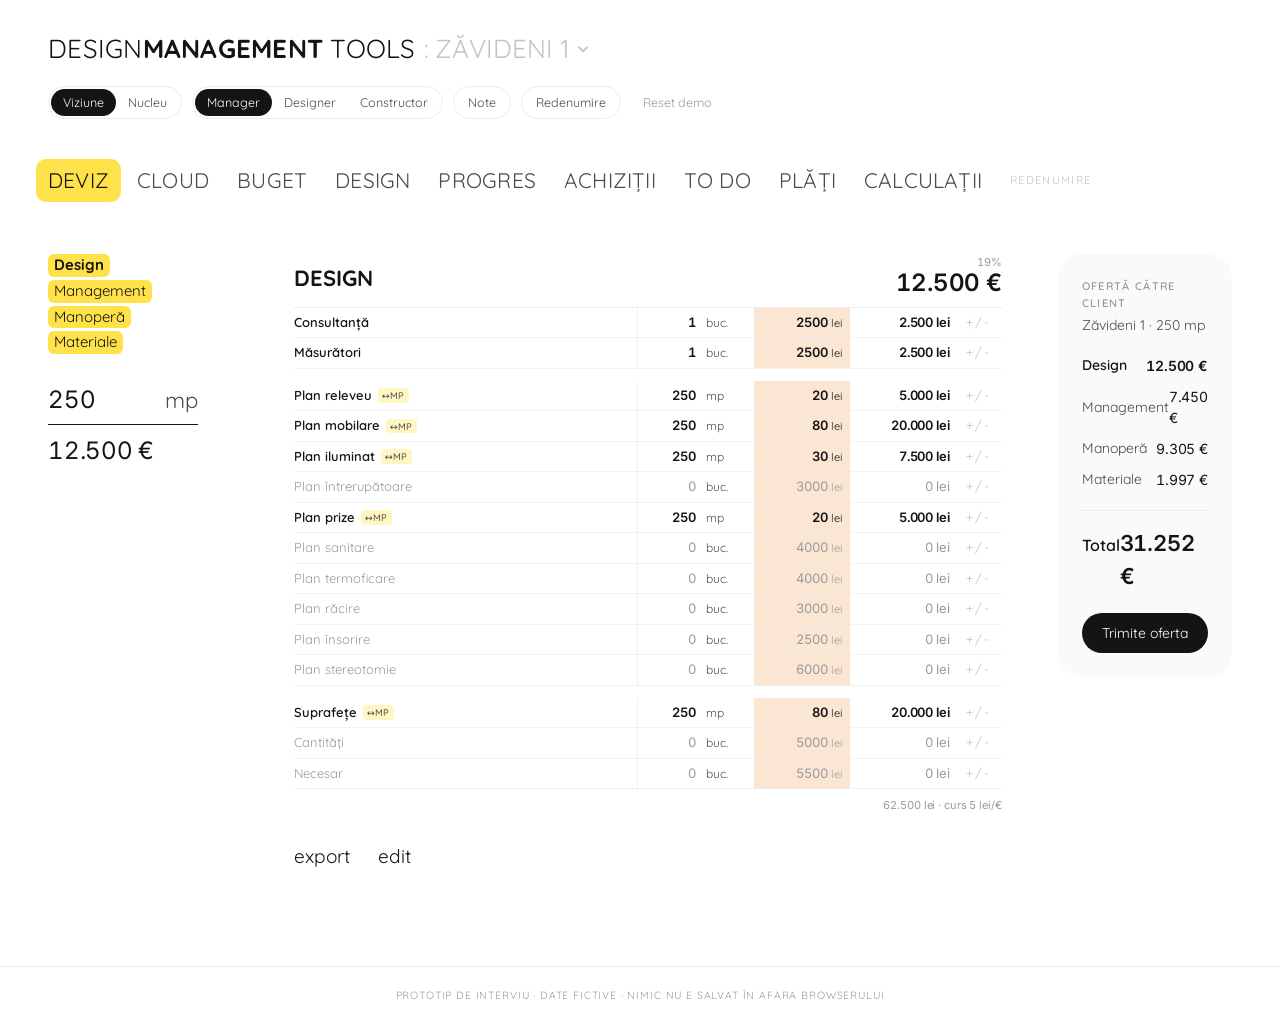
<file: index.html>
<!doctype html>
<html lang="ro">
  <head>
    <meta charset="UTF-8" />
    <meta name="viewport" content="width=device-width, initial-scale=1.0" />
    <link rel="preconnect" href="https://fonts.googleapis.com" />
    <link rel="preconnect" href="https://fonts.gstatic.com" crossorigin />
    <link href="https://fonts.googleapis.com/css2?family=Inter:wght@400;500;600;700&family=Quicksand:wght@400;500;600;700&display=swap" rel="stylesheet" />
    <title>Design Management Tools — prototip</title>
    <script type="module" crossorigin src="./assets/index-LLWyzZ1a.js"></script>
    <link rel="stylesheet" crossorigin href="./assets/index-DqsNqLkk.css">
  </head>
  <body>
    <div id="app"></div>
  </body>
</html>
</file>
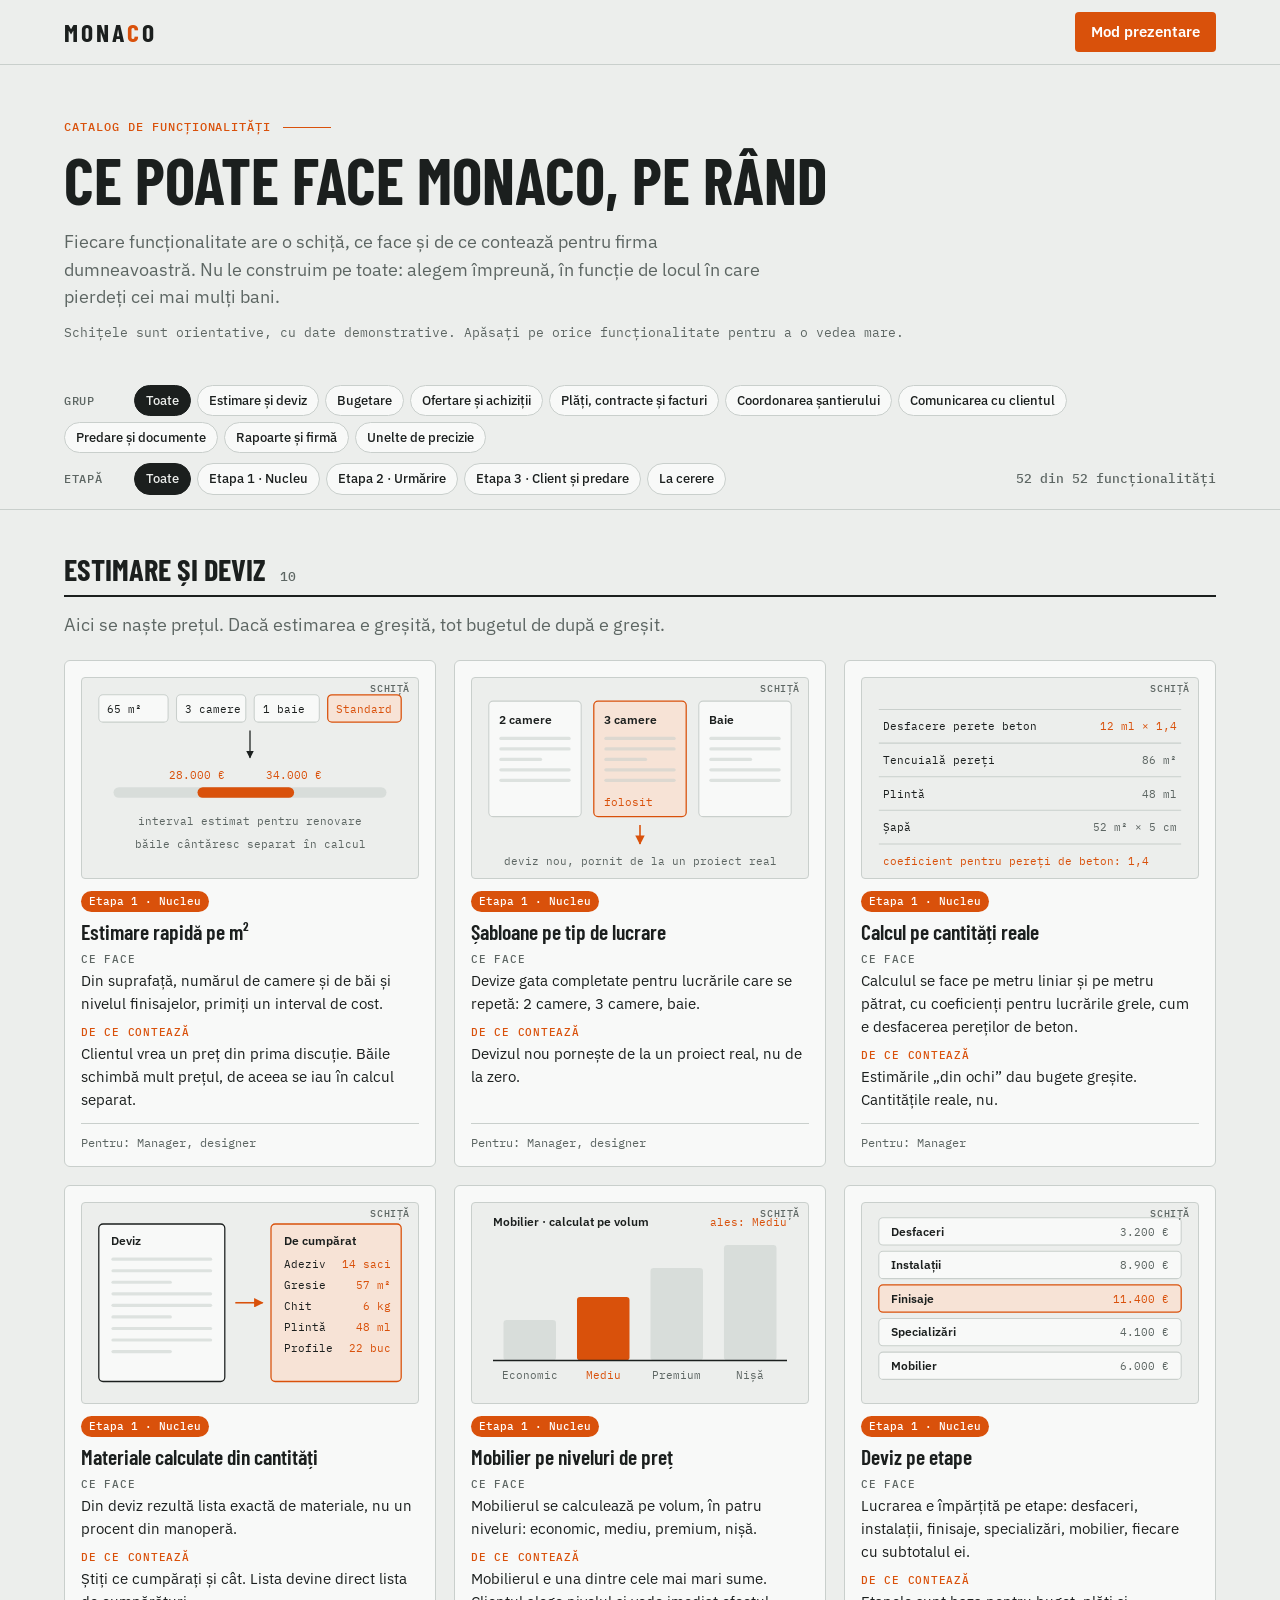
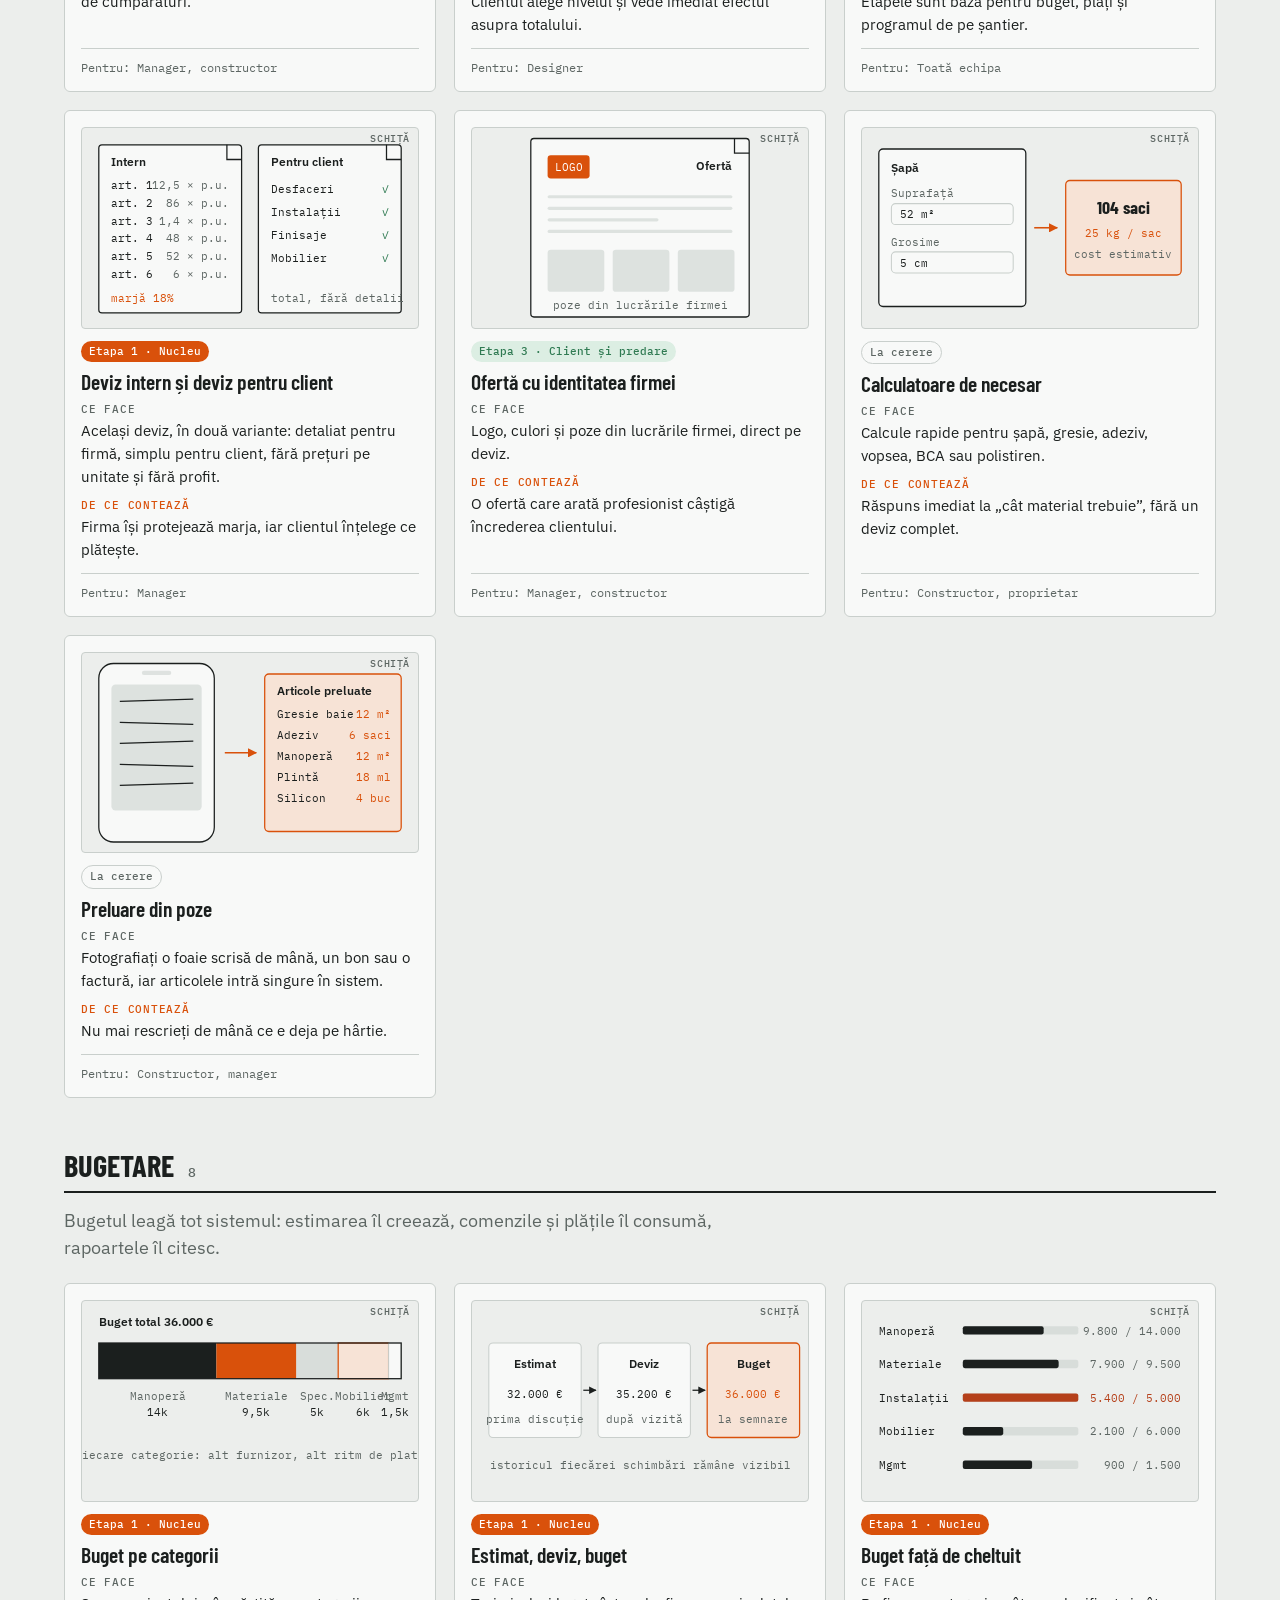
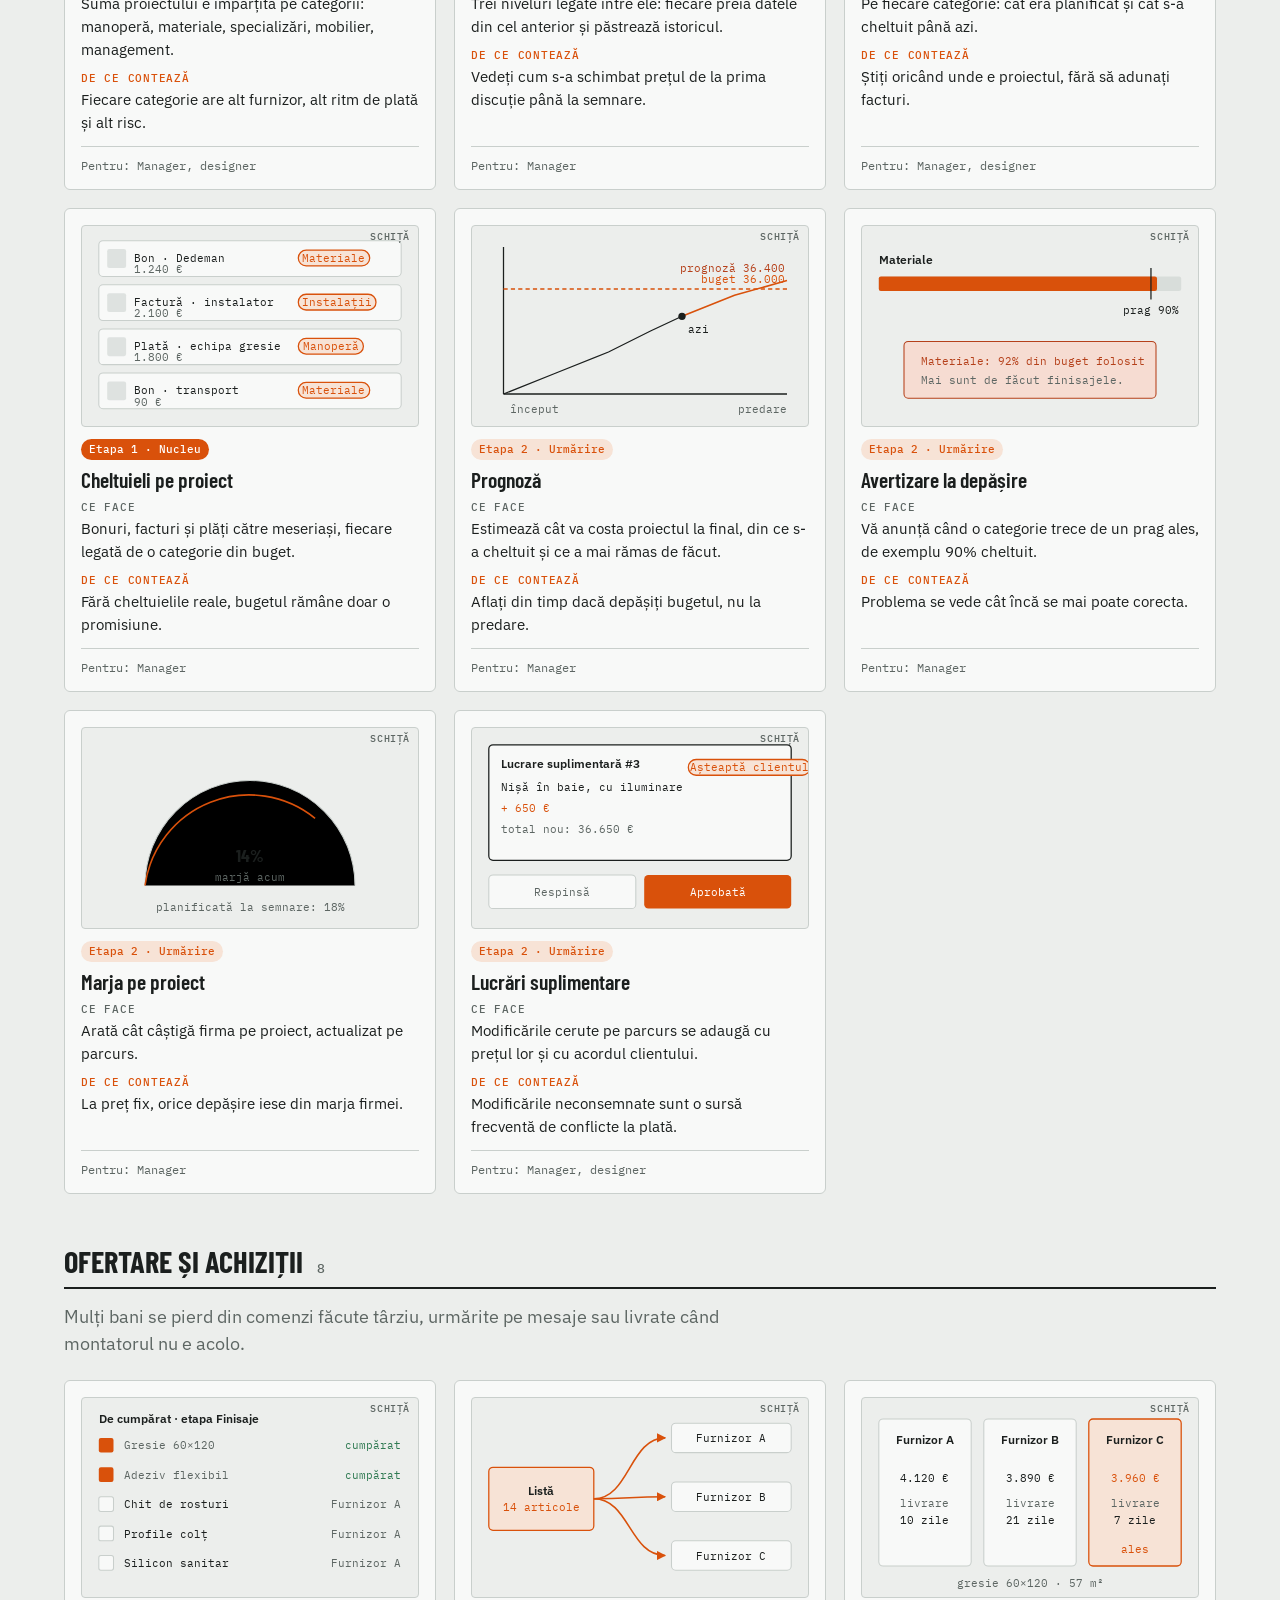
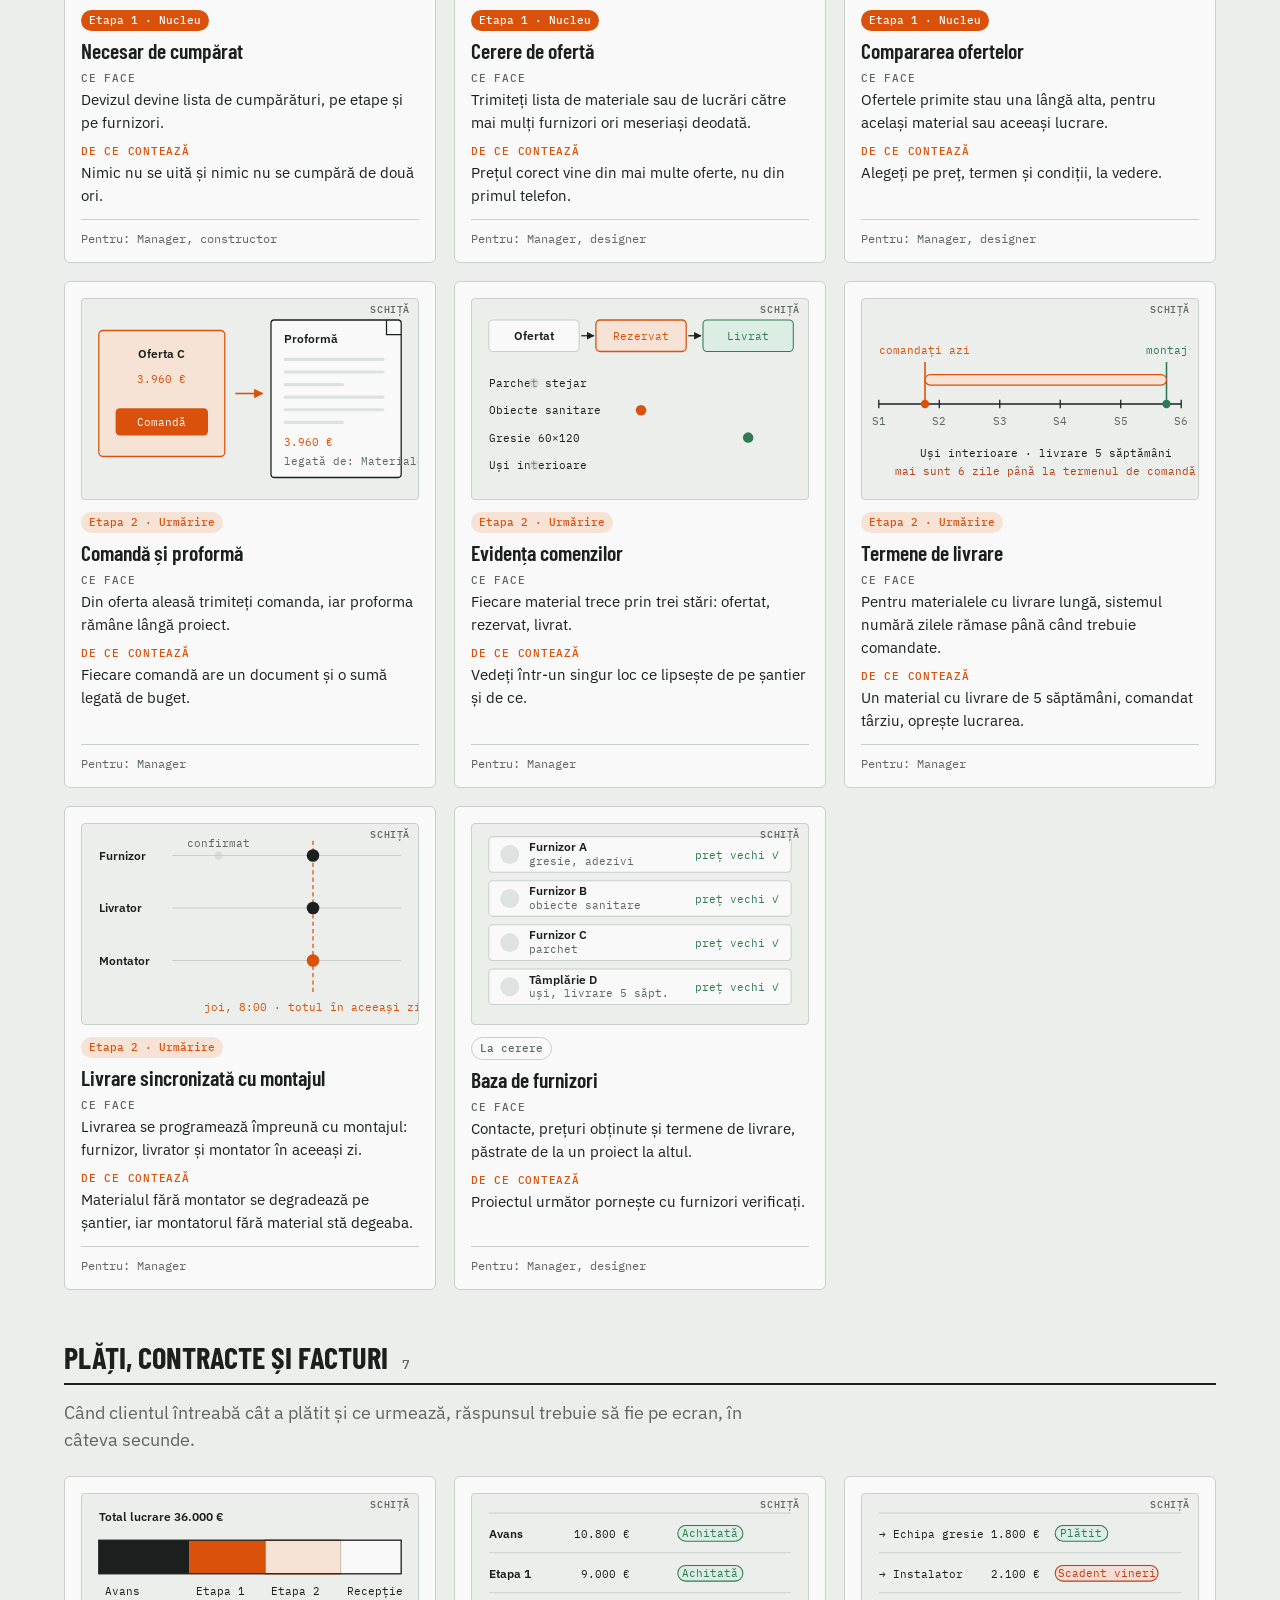
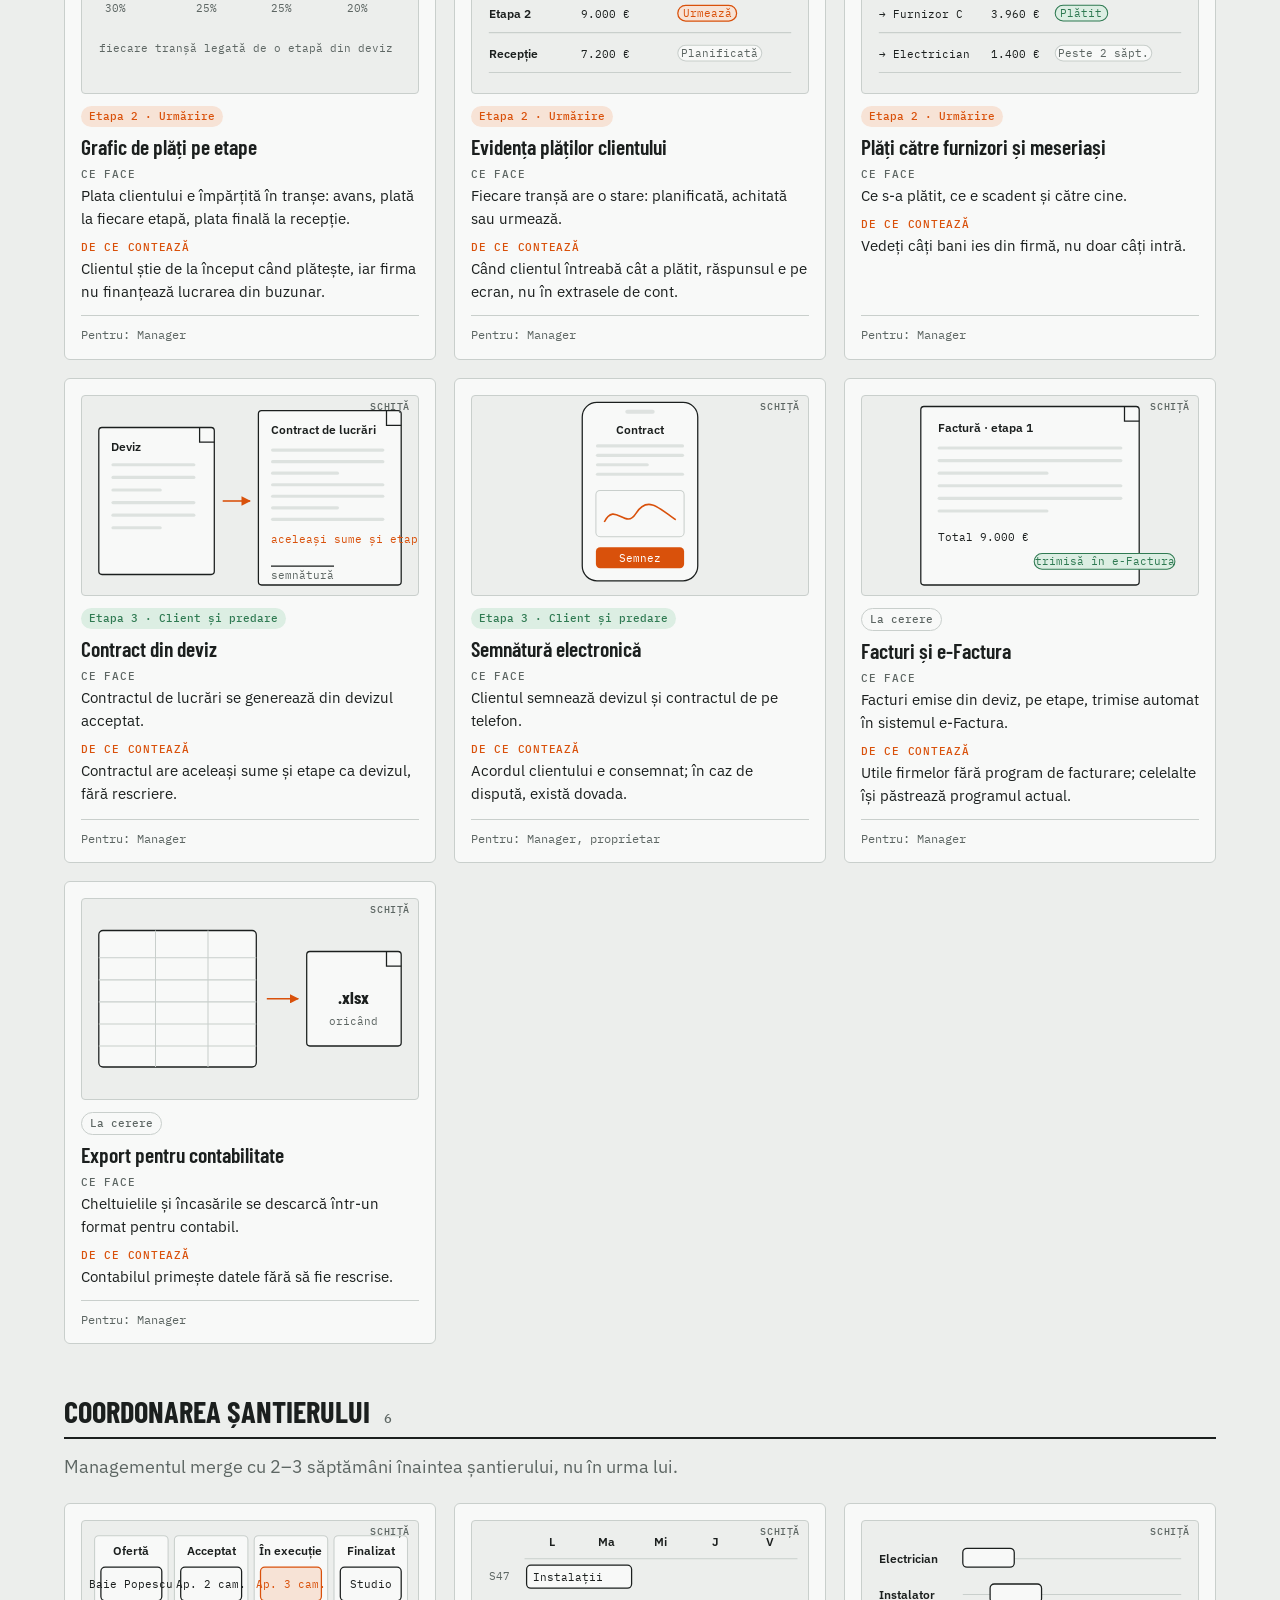
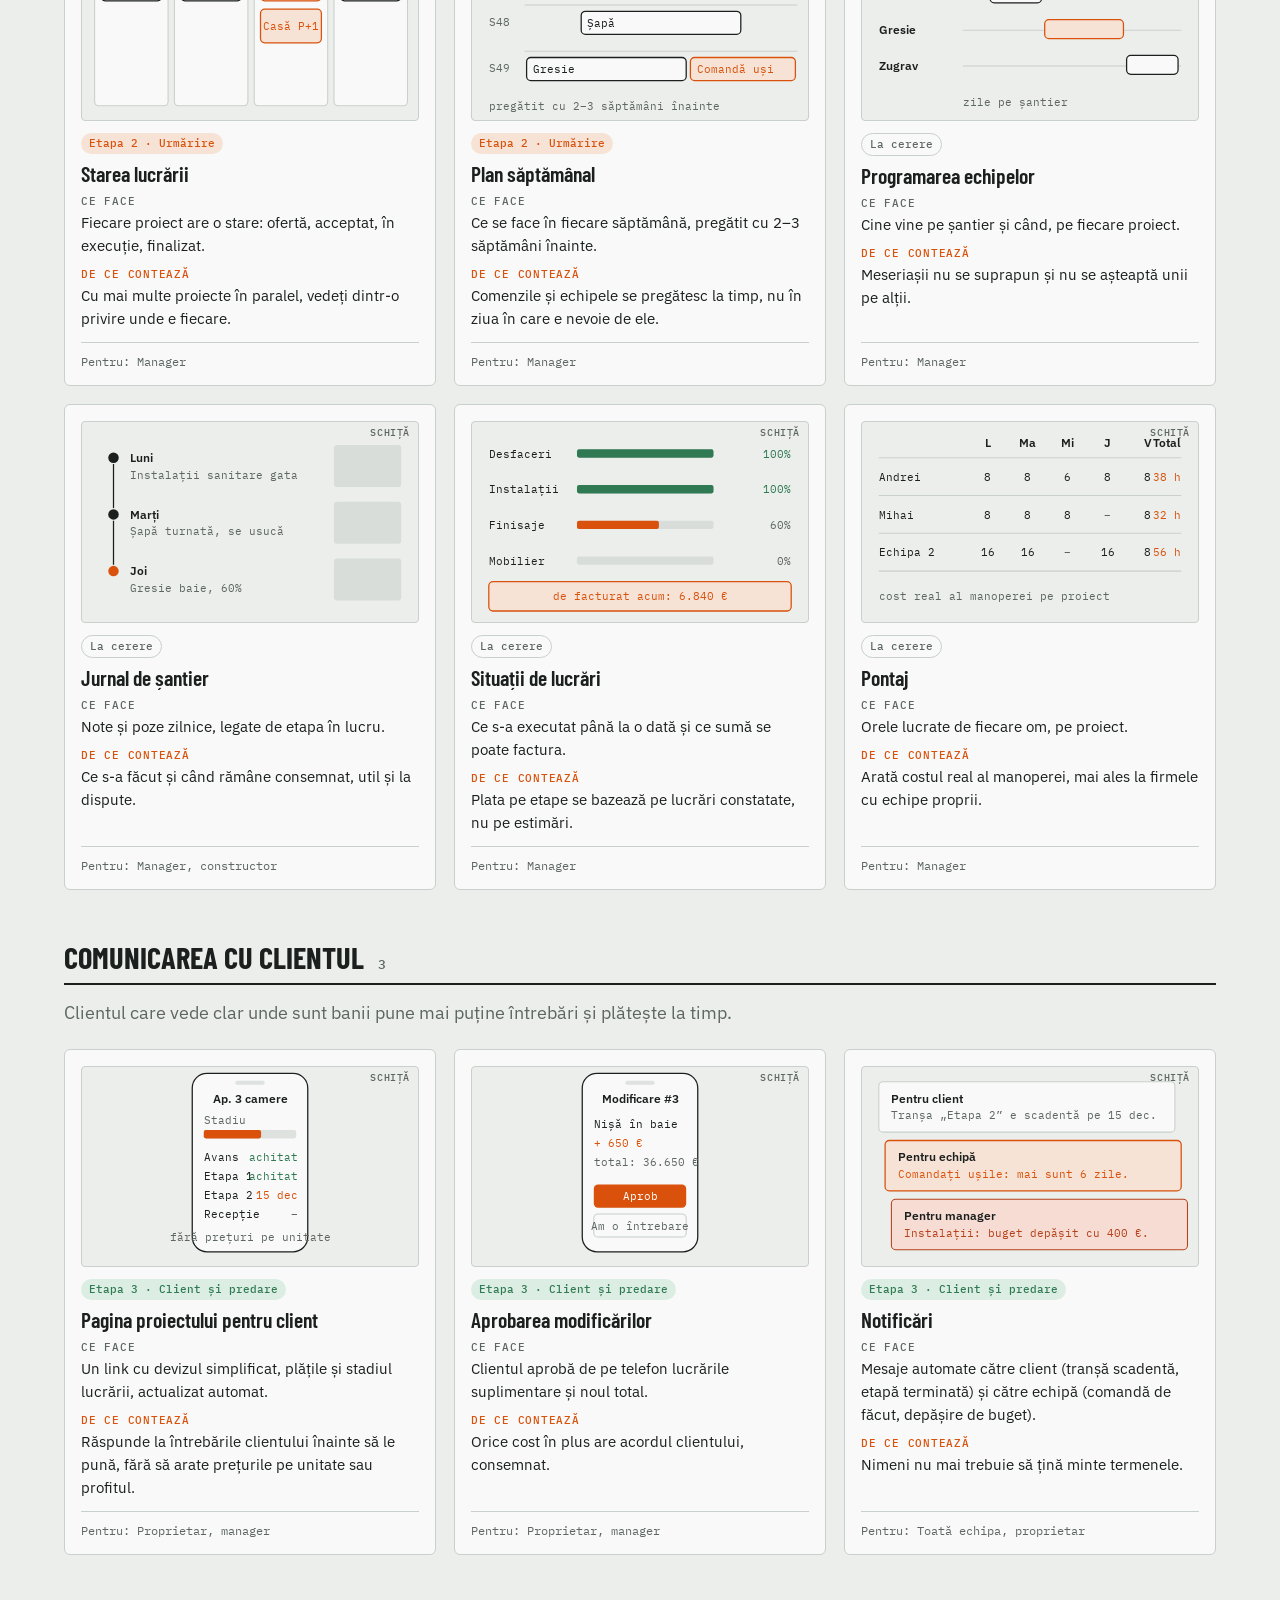
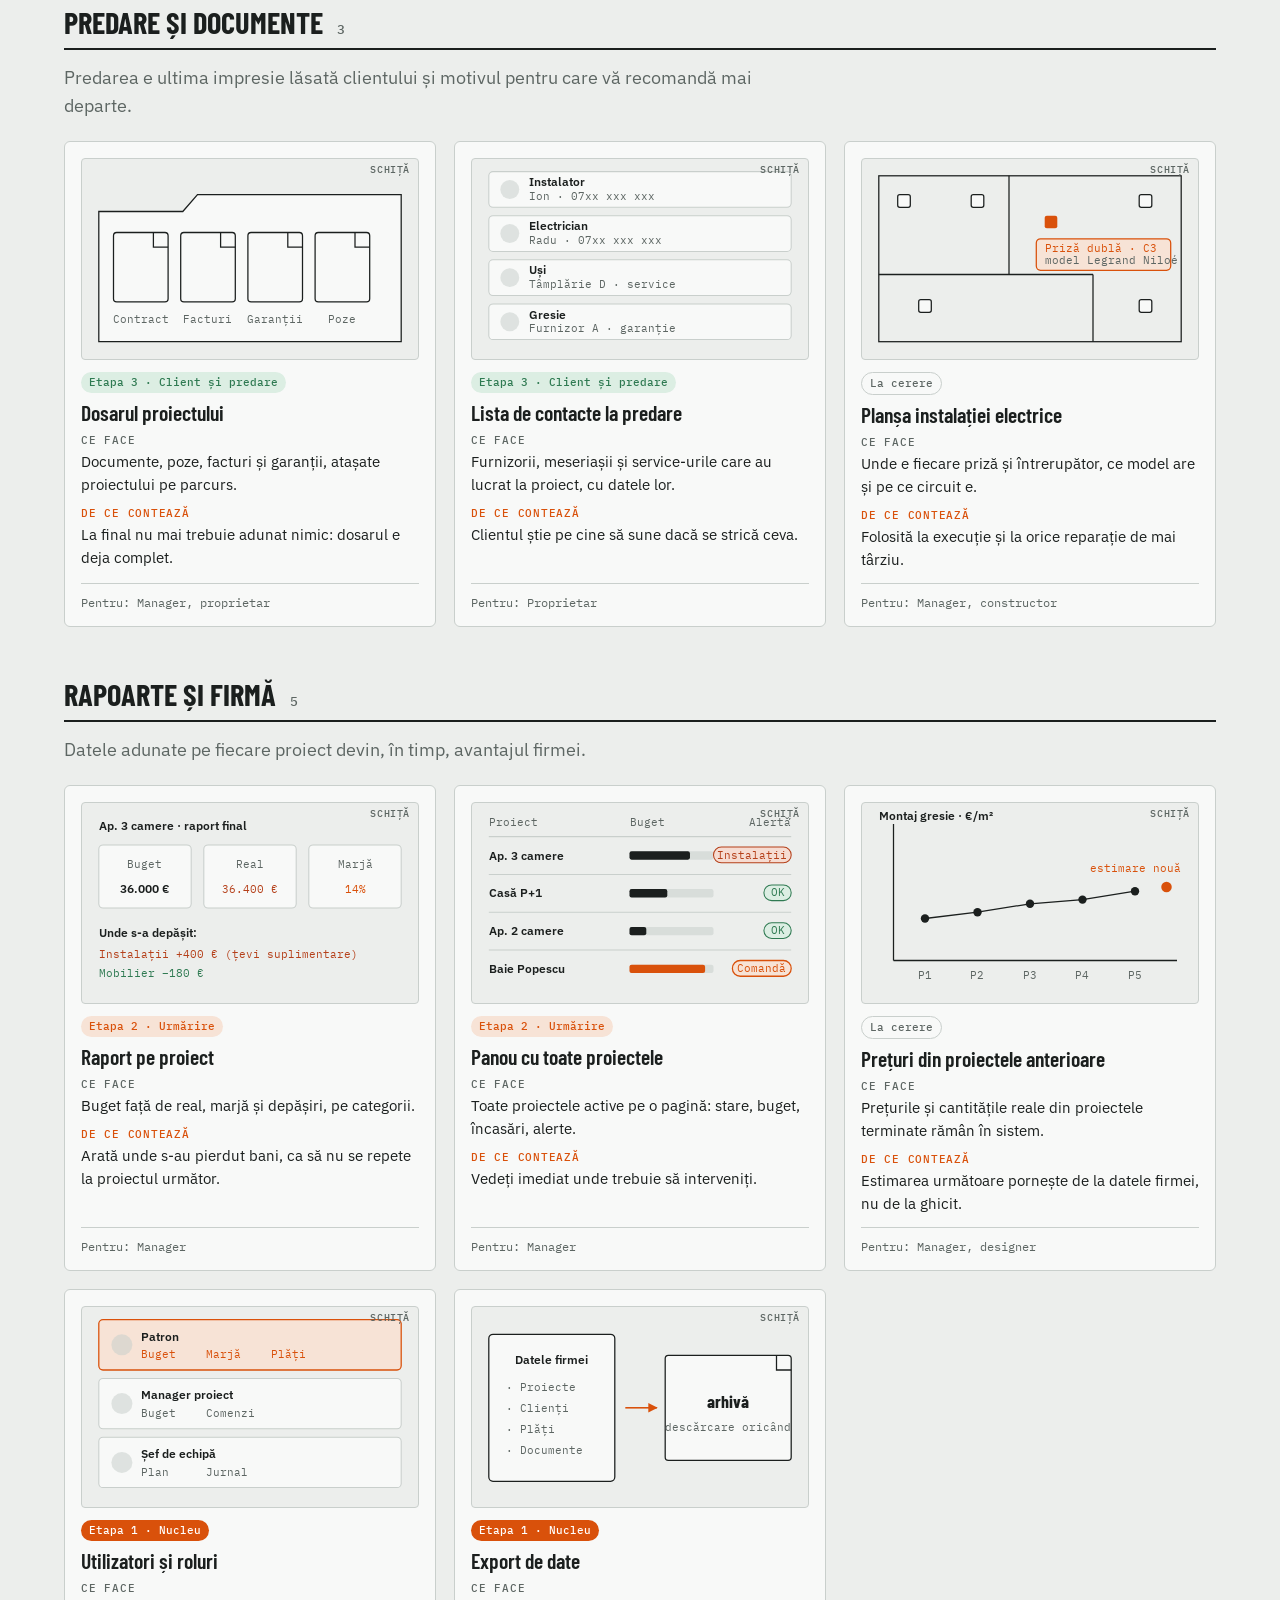
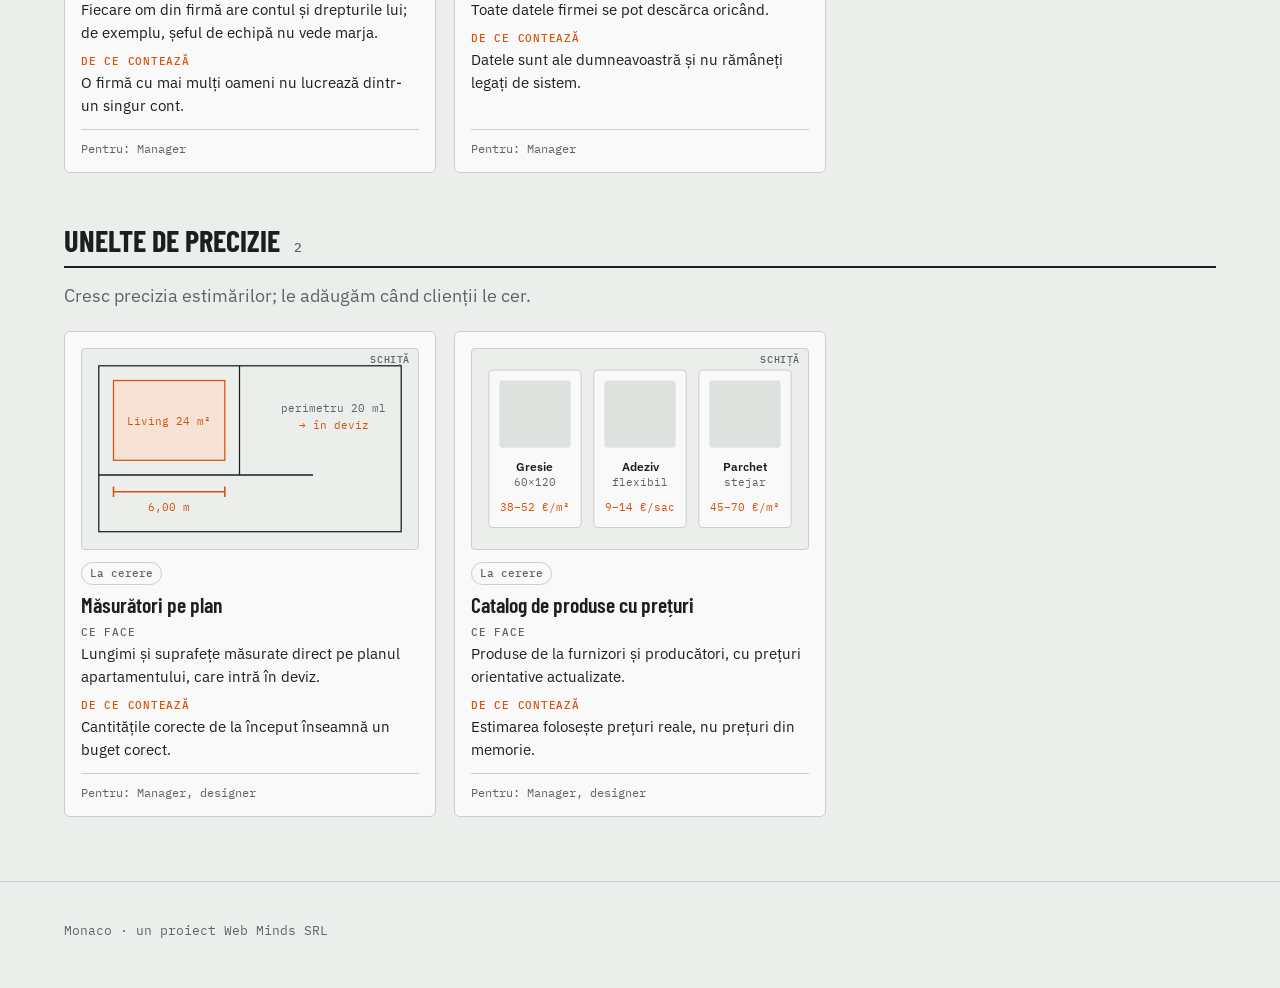
<file: functionalitati/index.html>
<!DOCTYPE html>
<html lang="ro">
<head>
<meta charset="utf-8">
<meta name="viewport" content="width=device-width, initial-scale=1">
<title>Monaco · funcționalități</title>
<link rel="preconnect" href="https://fonts.googleapis.com">
<link rel="preconnect" href="https://fonts.gstatic.com" crossorigin>
<link href="https://fonts.googleapis.com/css2?family=Barlow+Condensed:wght@500;600;700&family=IBM+Plex+Mono:wght@400;500&family=IBM+Plex+Sans:wght@400;500;600&display=swap&subset=latin-ext" rel="stylesheet">
<style>
:root {
  /* Layout: un catalog de planșe — fiecare funcționalitate are schița ei, ca o fișă tehnică; modul prezentare le arată pe rând */
  --paper: #eceeec;
  --sheet: #f8f9f8;
  --ink: #1b1f1e;
  --muted: #5d6663;
  --line: #c9cfcc;
  --accent: #d9510b;
  --accent-soft: #f7e3d6;
  --good: #2f7a52;
  --good-soft: #dceee3;
  --warn: #b5401a;
  --warn-soft: #f6dcd2;
  --display: "Barlow Condensed", "Arial Narrow", sans-serif;
  --body: "IBM Plex Sans", "Segoe UI", system-ui, sans-serif;
  --mono: "IBM Plex Mono", ui-monospace, Menlo, monospace;
  color-scheme: light;
}
@media (prefers-color-scheme: dark) {
  :root:not([data-theme="light"]) {
    --paper: #121514; --sheet: #1a1e1d; --ink: #e7ebe9; --muted: #9aa5a1; --line: #323a37;
    --accent: #f2742e; --accent-soft: #3a2418; --good: #6cc597; --good-soft: #1b3226; --warn: #ff8a5c; --warn-soft: #3d2117;
    color-scheme: dark;
  }
}
:root[data-theme="dark"] {
  --paper: #121514; --sheet: #1a1e1d; --ink: #e7ebe9; --muted: #9aa5a1; --line: #323a37;
  --accent: #f2742e; --accent-soft: #3a2418; --good: #6cc597; --good-soft: #1b3226; --warn: #ff8a5c; --warn-soft: #3d2117;
  color-scheme: dark;
}
* { box-sizing: border-box; }
html, body { margin: 0; }
body { background: var(--paper); color: var(--ink); font: 400 16px/1.55 var(--body); -webkit-font-smoothing: antialiased; }
h1, h2, h3 { font-family: var(--display); line-height: 1.02; margin: 0; text-wrap: balance; }
h1 { font-size: clamp(2.4rem, 5.6vw, 4rem); font-weight: 700; text-transform: uppercase; }
h2 { font-size: 1.9rem; font-weight: 700; text-transform: uppercase; }
h3 { font-size: 1.35rem; font-weight: 600; }
p { margin: 0; }
.wrap { max-width: 1200px; margin: 0 auto; padding: 0 24px; }
.eyebrow { font: 500 0.76rem/1 var(--mono); letter-spacing: 0.08em; text-transform: uppercase; color: var(--accent); display: flex; gap: 12px; align-items: center; margin-bottom: 14px; }
.eyebrow::after { content: ""; flex: 0 0 48px; height: 1px; background: var(--accent); }
button { font: inherit; color: inherit; }
button:focus-visible, .card:focus-visible { outline: 3px solid var(--ink); outline-offset: 3px; }

header.top { position: sticky; top: 0; z-index: 10; background: color-mix(in srgb, var(--paper) 92%, transparent); backdrop-filter: blur(6px); border-bottom: 1px solid var(--line); }
header.top .wrap { display: flex; justify-content: space-between; align-items: center; height: 64px; gap: 16px; }
.brand { font: 700 1.6rem/1 var(--display); letter-spacing: 0.12em; }
.brand span { color: var(--accent); }
.btn { display: inline-flex; align-items: center; gap: 10px; background: var(--accent); color: #fff; font: 600 0.95rem/1 var(--body); padding: 12px 16px; border-radius: 4px; border: 0; cursor: pointer; }
.btn:hover { filter: brightness(1.07); }
.btn.ghost { background: transparent; color: var(--ink); border: 1.5px solid var(--line); }

.intro { padding: 56px 0 28px; }
.lead { font-size: 1.1rem; color: var(--muted); margin-top: 16px; max-width: 64ch; }
.note { margin-top: 14px; font: 400 0.82rem/1.4 var(--mono); color: var(--muted); }

.filters { position: sticky; top: 64px; z-index: 5; background: var(--paper); border-bottom: 1px solid var(--line); padding: 14px 0; }
.filters .wrap { display: grid; gap: 10px; }
.fl-row { display: flex; gap: 6px; flex-wrap: wrap; align-items: center; }
.fl-label { font: 500 0.72rem/1 var(--mono); text-transform: uppercase; letter-spacing: 0.06em; color: var(--muted); width: 64px; }
.fchip { font: 500 0.84rem/1 var(--body); padding: 8px 11px; border: 1.5px solid var(--line); background: var(--sheet); border-radius: 99px; cursor: pointer; color: var(--ink); }
.fchip[aria-pressed="true"] { background: var(--ink); color: var(--paper); border-color: var(--ink); }
.count { font: 500 0.8rem/1 var(--mono); color: var(--muted); margin-left: auto; }

.group { padding: 44px 0 8px; }
.group-head { display: flex; align-items: baseline; gap: 14px; margin-bottom: 20px; border-bottom: 2px solid var(--ink); padding-bottom: 10px; }
.group-head .n { font: 500 0.8rem/1 var(--mono); color: var(--muted); }
.grid { display: grid; grid-template-columns: repeat(auto-fill, minmax(330px, 1fr)); gap: 18px; }
.card { background: var(--sheet); border: 1px solid var(--line); border-radius: 6px; padding: 16px; display: flex; flex-direction: column; gap: 12px; cursor: pointer; text-align: left; transition: border-color .15s, transform .15s; }
.card:hover { border-color: var(--ink); }
.sk-box { background: var(--paper); border-radius: 4px; border: 1px solid var(--line); position: relative; }
.sk-box .tagd { position: absolute; top: 6px; right: 8px; font: 500 0.62rem/1 var(--mono); text-transform: uppercase; letter-spacing: 0.06em; color: var(--muted); }
.sk { display: block; width: 100%; height: auto; }
.card-top { display: flex; flex-direction: column-reverse; align-items: flex-start; gap: 8px; }
.stage { font: 500 0.7rem/1 var(--mono); padding: 5px 8px; border-radius: 99px; white-space: nowrap; }
.st-N { background: var(--accent); color: #fff; }
.st-U { background: var(--accent-soft); color: var(--accent); }
.st-C { background: var(--good-soft); color: var(--good); }
.st-L { background: transparent; color: var(--muted); border: 1px solid var(--line); }
.lbl { font: 500 0.68rem/1 var(--mono); text-transform: uppercase; letter-spacing: 0.07em; color: var(--muted); margin-bottom: 4px; }
.lbl.why { color: var(--accent); }
.card p { font-size: 0.93rem; }
.who { font: 400 0.78rem/1.3 var(--mono); color: var(--muted); border-top: 1px solid var(--line); padding-top: 10px; margin-top: auto; }

/* SVG sketch styling */
.sk text { font-family: var(--mono); font-size: 10px; fill: var(--ink); }
.sk .tm { fill: var(--muted); }
.sk .ta { fill: var(--accent); }
.sk .tg { fill: var(--good); }
.sk .tw { fill: var(--warn); }
.sk .tb { font-family: var(--body); font-weight: 600; font-size: 11px; }
.sk .tl { font-family: var(--display); font-weight: 700; font-size: 17px; }
.sk .tinv { fill: #fff; }
.sk .b { fill: var(--sheet); stroke: var(--line); stroke-width: 1; }
.sk .bi { fill: var(--sheet); stroke: var(--ink); stroke-width: 1.2; }
.sk .bo { fill: none; stroke: var(--ink); stroke-width: 1.2; }
.sk .bd { fill: none; stroke: var(--muted); stroke-width: 1; stroke-dasharray: 3 3; }
.sk .f { fill: var(--line); opacity: 0.55; }
.sk .k { fill: var(--ink); }
.sk .a { fill: var(--accent); }
.sk .as { fill: var(--accent-soft); stroke: var(--accent); stroke-width: 1.2; }
.sk .g { fill: var(--good); }
.sk .gs { fill: var(--good-soft); stroke: var(--good); stroke-width: 1; }
.sk .w { fill: var(--warn); }
.sk .ws { fill: var(--warn-soft); stroke: var(--warn); stroke-width: 1; }
.sk .ln { stroke: var(--line); stroke-width: 1; }
.sk .li { stroke: var(--ink); stroke-width: 1.2; fill: none; }
.sk .la { stroke: var(--accent); stroke-width: 1.5; fill: none; }
.sk .lad { stroke: var(--accent); stroke-width: 1.2; stroke-dasharray: 4 3; fill: none; }
.sk .lg { stroke: var(--good); stroke-width: 1.5; fill: none; }
.sk .mk { fill: var(--ink); }
.sk .mka { fill: var(--accent); }

/* Presentation */
.pres { position: fixed; inset: 0; z-index: 50; background: var(--paper); display: none; flex-direction: column; }
.pres.open { display: flex; }
.pres-top { display: flex; justify-content: space-between; align-items: center; padding: 16px 28px; border-bottom: 1px solid var(--line); gap: 12px; }
.pres-top .crumb { font: 500 0.8rem/1 var(--mono); color: var(--muted); text-transform: uppercase; letter-spacing: 0.06em; }
.pres-body { flex: 1; display: grid; grid-template-columns: 1.25fr 1fr; gap: 48px; align-items: center; padding: 28px 56px; overflow: auto; }
.pres-sk { background: var(--sheet); border: 1px solid var(--line); border-radius: 8px; padding: 18px; position: relative; }
.pres-sk .tagd { position: absolute; top: 10px; right: 14px; font: 500 0.66rem/1 var(--mono); text-transform: uppercase; color: var(--muted); letter-spacing: 0.06em; }
.pres-txt h2 { font-size: clamp(2.2rem, 4vw, 3.4rem); margin: 14px 0 26px; }
.pres-txt .lbl { font-size: 0.74rem; margin-bottom: 8px; }
.pres-txt p { font-size: 1.2rem; line-height: 1.5; margin-bottom: 26px; max-width: 46ch; }
.pres-txt .who { font-size: 0.85rem; border: 0; padding: 0; }
.pres-nav { display: flex; justify-content: space-between; align-items: center; padding: 16px 28px; border-top: 1px solid var(--line); gap: 12px; }
.pres-nav .ctr { font: 500 0.9rem/1 var(--mono); color: var(--muted); }
.pres-nav .hint { font: 400 0.75rem/1 var(--mono); color: var(--muted); }

@media (max-width: 860px) {
  .pres-body { grid-template-columns: 1fr; padding: 20px; gap: 20px; }
  .pres-txt p { font-size: 1.05rem; }
  .fl-label { width: 100%; }
  .pres-nav .hint { display: none; }
}
@media (max-width: 480px) {
  .wrap { padding: 0 16px; }
  .grid { grid-template-columns: 1fr; }
  .count { margin-left: 0; width: 100%; }
}
@media (prefers-reduced-motion: reduce) { * { transition: none !important; } }
</style>
</head>
<body>

<svg width="0" height="0" style="position:absolute" aria-hidden="true">
  <defs>
    <marker id="ar" viewBox="0 0 10 10" refX="9" refY="5" markerWidth="6" markerHeight="6" orient="auto-start-reverse"><path d="M0 0L10 5L0 10z" class="mk" style="fill:var(--ink)"/></marker>
    <marker id="ara" viewBox="0 0 10 10" refX="9" refY="5" markerWidth="6" markerHeight="6" orient="auto-start-reverse"><path d="M0 0L10 5L0 10z" style="fill:var(--accent)"/></marker>
  </defs>
</svg>

<header class="top">
  <div class="wrap">
    <div class="brand">MONA<span>C</span>O</div>
    <button class="btn" id="start-pres" type="button">Mod prezentare</button>
  </div>
</header>

<section class="intro">
  <div class="wrap">
    <div class="eyebrow">Catalog de funcționalități</div>
    <h1>Ce poate face Monaco, pe rând</h1>
    <p class="lead">Fiecare funcționalitate are o schiță, ce face și de ce contează pentru firma dumneavoastră. Nu le construim pe toate: alegem împreună, în funcție de locul în care pierdeți cei mai mulți bani.</p>
    <p class="note">Schițele sunt orientative, cu date demonstrative. Apăsați pe orice funcționalitate pentru a o vedea mare.</p>
  </div>
</section>

<div class="filters">
  <div class="wrap">
    <div class="fl-row" id="fl-group" role="group" aria-label="Filtru pe grup"><span class="fl-label">Grup</span></div>
    <div class="fl-row" id="fl-stage" role="group" aria-label="Filtru pe etapă"><span class="fl-label">Etapă</span><span class="count" id="count"></span></div>
  </div>
</div>

<main class="wrap" id="catalog"></main>

<div class="pres" id="pres" role="dialog" aria-modal="true" aria-labelledby="p-name">
  <div class="pres-top">
    <span class="crumb" id="p-group"></span>
    <button class="btn ghost" id="p-close" type="button">Închide</button>
  </div>
  <div class="pres-body">
    <div class="pres-sk"><span class="tagd">Schiță · date demonstrative</span><div id="p-sk"></div></div>
    <div class="pres-txt">
      <span class="stage" id="p-stage"></span>
      <h2 id="p-name"></h2>
      <div class="lbl">Ce face</div>
      <p id="p-what"></p>
      <div class="lbl why">De ce contează</div>
      <p id="p-why"></p>
      <div class="who" id="p-who"></div>
    </div>
  </div>
  <div class="pres-nav">
    <button class="btn ghost" id="p-prev" type="button">← Înapoi</button>
    <span class="ctr" id="p-ctr"></span>
    <span class="hint">Săgeți stânga / dreapta · Esc pentru ieșire</span>
    <button class="btn" id="p-next" type="button">Următoarea →</button>
  </div>
</div>

<footer style="padding:40px 0 48px; margin-top:56px; border-top:1px solid var(--line); font:400 0.8rem/1.4 var(--mono); color:var(--muted)">
  <div class="wrap">Monaco · un proiect Web Minds SRL</div>
</footer>

<script>
(function () {
/* ---------- primitive pentru schițe (viewBox 320 × 190) ---------- */
const r = (x, y, w, h, c = 'b', rx = 4) => `<rect x="${x}" y="${y}" width="${w}" height="${h}" rx="${rx}" class="${c}"/>`;
const t = (x, y, s, c = '', a = 'start') => `<text x="${x}" y="${y}" class="${c}" text-anchor="${a}">${s}</text>`;
const l = (x1, y1, x2, y2, c = 'li', m = '') => `<line x1="${x1}" y1="${y1}" x2="${x2}" y2="${y2}" class="${c}" ${m ? `marker-end="url(#${m})"` : ''}/>`;
const p = (d, c = 'li', m = '') => `<path d="${d}" class="${c}" ${m ? `marker-end="url(#${m})"` : ''}/>`;
const c = (x, y, rad, cl = 'k') => `<circle cx="${x}" cy="${y}" r="${rad}" class="${cl}"/>`;
const pill = (x, y, s, kind = 'gs', tc = 'tg') => { const w = s.length * 6 + 14; return r(x, y, w, 15, kind, 7.5) + t(x + w / 2, y + 11, s, tc, 'middle'); };
const bar = (x, y, w, frac, cl = 'k', h = 8) => r(x, y, w, h, 'f', 2) + r(x, y, Math.max(0, w * Math.min(frac, 1)), h, cl, 2);
const phone = (x, y, w = 110, h = 170) => r(x, y, w, h, 'bi', 14) + r(x + w / 2 - 14, y + 7, 28, 4, 'f', 2);
const doc = (x, y, w, h) => r(x, y, w, h, 'bi', 3) + p(`M${x + w - 14} ${y}v14h14`, 'li');
const lines = (x, y, w, n, gap = 9) => Array.from({ length: n }, (_, i) => r(x, y + i * gap, w * (i % 3 === 2 ? 0.6 : 1), 3, 'f', 1.5)).join('');
const svg = (body) => `<svg class="sk" viewBox="0 0 320 190" role="img" aria-hidden="true">${body}</svg>`;

/* ---------- schițele, câte una pentru fiecare funcționalitate ---------- */
const S = {
  range: () => r(16, 16, 66, 26) + t(24, 33, '65 m²') + r(90, 16, 66, 26) + t(98, 33, '3 camere') + r(164, 16, 62, 26) + t(172, 33, '1 baie') + r(234, 16, 70, 26, 'as') + t(242, 33, 'Standard', 'ta') +
    l(160, 50, 160, 76, 'li', 'ar') + r(30, 104, 260, 10, 'f', 5) + r(110, 104, 92, 10, 'a', 5) + t(110, 96, '28.000 €', 'ta', 'middle') + t(202, 96, '34.000 €', 'ta', 'middle') +
    t(160, 140, 'interval estimat pentru renovare', 'tm', 'middle') + t(160, 162, 'băile cântăresc separat în calcul', 'tm', 'middle'),
  templates: () => [['2 camere', 'Desfaceri · Instalații', 16], ['3 camere', 'Instalații · Finisaje', 116], ['Baie', 'Gresie · Sanitare', 216]].map(([n, s, x], i) =>
    r(x, 22, 88, 110, i === 1 ? 'as' : 'b') + t(x + 10, 44, n, 'tb') + lines(x + 10, 56, 68, 5, 10) + t(x + 10, 122, i === 1 ? 'folosit' : '', 'ta')).join('') +
    l(160, 140, 160, 158, 'la', 'ara') + t(160, 178, 'deviz nou, pornit de la un proiect real', 'tm', 'middle'),
  qty: () => [['Desfacere perete beton', '12 ml × 1,4', '…'], ['Tencuială pereți', '86 m²', '…'], ['Plintă', '48 ml', '…'], ['Șapă', '52 m² × 5 cm', '…']].map(([a, b], i) =>
    l(16, 30 + i * 32, 304, 30 + i * 32, 'ln') + t(20, 50 + i * 32, a) + t(300, 50 + i * 32, b, i === 0 ? 'ta' : 'tm', 'end')).join('') + l(16, 158, 304, 158, 'ln') +
    t(20, 178, 'coeficient pentru pereți de beton: 1,4', 'ta'),
  materials: () => r(16, 20, 120, 150, 'bi') + t(28, 40, 'Deviz', 'tb') + lines(28, 52, 96, 9, 11) + l(146, 95, 172, 95, 'la', 'ara') +
    r(180, 20, 124, 150, 'as') + t(192, 40, 'De cumpărat', 'tb') +
    [['Adeziv', '14 saci'], ['Gresie', '57 m²'], ['Chit', '6 kg'], ['Plintă', '48 ml'], ['Profile', '22 buc']].map(([a, b], i) => t(192, 62 + i * 20, a) + t(294, 62 + i * 20, b, 'ta', 'end')).join(''),
  tiers: () => [['Economic', 0.35], ['Mediu', 0.55], ['Premium', 0.8], ['Nișă', 1]].map(([n, f], i) =>
    r(30 + i * 70, 150 - 110 * f, 50, 110 * f, i === 1 ? 'a' : 'f', 3) + t(55 + i * 70, 168, n, i === 1 ? 'ta' : 'tm', 'middle')).join('') + l(20, 150, 300, 150, 'li') +
    t(20, 22, 'Mobilier · calculat pe volum', 'tb') + t(300, 22, 'ales: Mediu', 'ta', 'end'),
  stages: () => [['Desfaceri', '3.200 €'], ['Instalații', '8.900 €'], ['Finisaje', '11.400 €'], ['Specializări', '4.100 €'], ['Mobilier', '6.000 €']].map(([n, v], i) =>
    r(16, 14 + i * 32, 288, 26, i === 2 ? 'as' : 'b') + t(28, 31 + i * 32, n, 'tb') + t(292, 31 + i * 32, v, i === 2 ? 'ta' : 'tm', 'end')).join(''),
  twodocs: () => doc(16, 16, 136, 160) + t(28, 36, 'Intern', 'tb') + [0, 1, 2, 3, 4, 5].map(i => t(28, 58 + i * 17, 'art. ' + (i + 1)) + t(140, 58 + i * 17, ['12,5', '86', '1,4', '48', '52', '6'][i] + ' × p.u.', 'tm', 'end')).join('') + t(28, 166, 'marjă 18%', 'ta') +
    doc(168, 16, 136, 160) + t(180, 36, 'Pentru client', 'tb') + ['Desfaceri', 'Instalații', 'Finisaje', 'Mobilier'].map((n, i) => t(180, 62 + i * 22, n) + t(292, 62 + i * 22, '✓', 'tg', 'end')).join('') + t(180, 166, 'total, fără detalii', 'tm'),
  branded: () => doc(56, 10, 208, 170) + r(72, 26, 40, 22, 'a', 3) + t(92, 41, 'LOGO', 'tinv', 'middle') + t(248, 40, 'Ofertă', 'tb', 'end') + lines(72, 64, 176, 4, 11) +
    [0, 1, 2].map(i => r(72 + i * 62, 116, 54, 40, 'f', 3)).join('') + t(160, 172, 'poze din lucrările firmei', 'tm', 'middle'),
  calc: () => r(16, 20, 140, 150, 'bi') + t(28, 42, 'Șapă', 'tb') + t(28, 66, 'Suprafață', 'tm') + r(28, 72, 116, 20, 'b') + t(36, 86, '52 m²') + t(28, 112, 'Grosime', 'tm') + r(28, 118, 116, 20, 'b') + t(36, 132, '5 cm') +
    l(164, 95, 186, 95, 'la', 'ara') + r(194, 50, 110, 90, 'as') + t(249, 82, '104 saci', 'tl', 'middle') + t(249, 104, '25 kg / sac', 'ta', 'middle') + t(249, 124, 'cost estimativ', 'tm', 'middle'),
  scan: () => phone(16, 10) + r(28, 30, 86, 120, 'f', 4) + [0, 1, 2, 3, 4].map(i => l(36, 46 + i * 20, 106, 46 + i * 20 + (i % 2 ? 2 : -2), 'li')).join('') +
    l(136, 95, 166, 95, 'la', 'ara') + r(174, 20, 130, 150, 'as') + t(186, 40, 'Articole preluate', 'tb') +
    [['Gresie baie', '12 m²'], ['Adeziv', '6 saci'], ['Manoperă', '12 m²'], ['Plintă', '18 ml'], ['Silicon', '4 buc']].map(([a, b], i) => t(186, 62 + i * 20, a) + t(294, 62 + i * 20, b, 'ta', 'end')).join(''),

  categories: () => t(16, 24, 'Buget total 36.000 €', 'tb') + (() => { let x = 16; return [['Manoperă', 14, 'k'], ['Materiale', 9.5, 'a'], ['Spec.', 5, 'f'], ['Mobilier', 6, 'as'], ['Mgmt', 1.5, 'b']].map(([n, v, cl]) => { const w = 288 * v / 36; const s = r(x, 40, w, 34, cl, 0) + t(x + w / 2, 94, n, 'tm', 'middle') + t(x + w / 2, 110, v.toLocaleString('ro-RO') + 'k', '', 'middle'); x += w; return s; }).join(''); })() +
    r(16, 40, 288, 34, 'bo', 0) + t(160, 150, 'fiecare categorie: alt furnizor, alt ritm de plată', 'tm', 'middle'),
  versions: () => [['Estimat', '32.000 €', 'prima discuție'], ['Deviz', '35.200 €', 'după vizită'], ['Buget', '36.000 €', 'la semnare']].map(([n, v, s], i) =>
    r(16 + i * 104, 40, 88, 90, i === 2 ? 'as' : 'b') + t(60 + i * 104, 64, n, 'tb', 'middle') + t(60 + i * 104, 92, v, i === 2 ? 'ta' : '', 'middle') + t(60 + i * 104, 116, s, 'tm', 'middle') +
    (i < 2 ? l(106 + i * 104, 85, 118 + i * 104, 85, 'li', 'ar') : '')).join('') + t(160, 160, 'istoricul fiecărei schimbări rămâne vizibil', 'tm', 'middle'),
  budgetbars: () => [['Manoperă', 0.7, '9.800 / 14.000'], ['Materiale', 0.83, '7.900 / 9.500'], ['Instalații', 1.08, '5.400 / 5.000'], ['Mobilier', 0.35, '2.100 / 6.000'], ['Mgmt', 0.6, '900 / 1.500']].map(([n, f, v], i) =>
    t(16, 32 + i * 32, n) + bar(96, 24 + i * 32, 110, f, f > 1 ? 'w' : 'k') + t(304, 32 + i * 32, v, f > 1 ? 'tw' : 'tm', 'end')).join(''),
  expenses: () => [['Bon · Dedeman', '1.240 €', 'Materiale'], ['Factură · instalator', '2.100 €', 'Instalații'], ['Plată · echipa gresie', '1.800 €', 'Manoperă'], ['Bon · transport', '90 €', 'Materiale']].map(([a, b, k], i) =>
    r(16, 14 + i * 42, 288, 34, 'b') + r(24, 22 + i * 42, 18, 18, 'f', 2) + t(50, 34 + i * 42, a) + t(50, 45 + i * 42, b, 'tm') + pill(206, 23 + i * 42, k, 'as', 'ta')).join(''),
  forecast: () => l(30, 160, 300, 160, 'li') + l(30, 20, 30, 160, 'li') + l(30, 60, 300, 60, 'lad') + t(298, 54, 'buget 36.000', 'ta', 'end') +
    p('M30 160 L80 140 L130 120 L170 100 L200 86', 'li') + p('M200 86 L250 66 L300 52', 'la') + c(200, 86, 3.5) + t(206, 102, 'azi') + t(298, 44, 'prognoză 36.400', 'tw', 'end') + t(36, 178, 'început', 'tm') + t(300, 178, 'predare', 'tm', 'end'),
  alert: () => t(16, 36, 'Materiale', 'tb') + bar(16, 48, 288, 0.92, 'a', 14) + l(16 + 288 * 0.9, 40, 16 + 288 * 0.9, 70, 'li') + t(16 + 288 * 0.9, 84, 'prag 90%', '', 'middle') +
    r(40, 110, 240, 54, 'ws') + t(56, 132, 'Materiale: 92% din buget folosit', 'tw') + t(56, 150, 'Mai sunt de făcut finisajele.', 'tm'),
  margin: () => p('M60 150 A100 100 0 0 1 260 150', 'ln') + p('M60 150 A100 100 0 0 1 222 86', 'la') + t(160, 128, '14%', 'tl', 'middle') + t(160, 146, 'marjă acum', 'tm', 'middle') +
    t(160, 174, 'planificată la semnare: 18%', 'tm', 'middle'),
  changes: () => r(16, 16, 288, 110, 'bi') + t(28, 38, 'Lucrare suplimentară #3', 'tb') + t(28, 60, 'Nișă în baie, cu iluminare') + t(28, 80, '+ 650 €', 'ta') + t(28, 100, 'total nou: 36.650 €', 'tm') +
    pill(206, 30, 'Așteaptă clientul', 'as', 'ta') + r(16, 140, 140, 32, 'b') + t(86, 160, 'Respinsă', 'tm', 'middle') + r(164, 140, 140, 32, 'a') + t(234, 160, 'Aprobată', 'tinv', 'middle'),

  shoplist: () => t(16, 24, 'De cumpărat · etapa Finisaje', 'tb') + [['Gresie 60×120', true], ['Adeziv flexibil', true], ['Chit de rosturi', false], ['Profile colț', false], ['Silicon sanitar', false]].map(([n, d], i) =>
    r(16, 38 + i * 28, 14, 14, d ? 'a' : 'b', 2) + t(40, 49 + i * 28, n, d ? 'tm' : '') + t(304, 49 + i * 28, d ? 'cumpărat' : 'Furnizor A', d ? 'tg' : 'tm', 'end')).join(''),
  rfq: () => r(16, 66, 100, 60, 'as') + t(66, 92, 'Listă', 'tb', 'middle') + t(66, 108, '14 articole', 'ta', 'middle') +
    [['Furnizor A', 24], ['Furnizor B', 80], ['Furnizor C', 136]].map(([n, y]) => p(`M116 96 C150 96 150 ${y + 14} 184 ${y + 14}`, 'la', 'ara') + r(190, y, 114, 28, 'b') + t(247, y + 18, n, '', 'middle')).join(''),
  compare: () => [['A', '4.120 €', '10 zile', false], ['B', '3.890 €', '21 zile', false], ['C', '3.960 €', '7 zile', true]].map(([n, v, d, best], i) =>
    r(16 + i * 100, 20, 88, 140, best ? 'as' : 'b') + t(60 + i * 100, 44, 'Furnizor ' + n, 'tb', 'middle') + t(60 + i * 100, 80, v, best ? 'ta' : '', 'middle') + t(60 + i * 100, 104, 'livrare', 'tm', 'middle') + t(60 + i * 100, 120, d, '', 'middle') +
    (best ? t(60 + i * 100, 148, 'ales', 'ta', 'middle') : '')).join('') + t(160, 180, 'gresie 60×120 · 57 m²', 'tm', 'middle'),
  order: () => r(16, 30, 120, 120, 'as') + t(76, 56, 'Oferta C', 'tb', 'middle') + t(76, 80, '3.960 €', 'ta', 'middle') + r(32, 104, 88, 26, 'a') + t(76, 121, 'Comandă', 'tinv', 'middle') +
    l(146, 90, 172, 90, 'la', 'ara') + doc(180, 20, 124, 150) + t(192, 42, 'Proformă', 'tb') + lines(192, 56, 96, 6, 12) + t(192, 140, '3.960 €', 'ta') + t(192, 158, 'legată de: Materiale', 'tm'),
  status3: () => [['Ofertat', 'b', ''], ['Rezervat', 'as', 'ta'], ['Livrat', 'gs', 'tg']].map(([n, cl, tc], i) =>
    r(16 + i * 102, 20, 86, 30, cl) + t(59 + i * 102, 39, n, tc || 'tb', 'middle') + (i < 2 ? l(104 + i * 102, 35, 116 + i * 102, 35, 'li', 'ar') : '')).join('') +
    [['Parchet stejar', 0], ['Obiecte sanitare', 1], ['Gresie 60×120', 2], ['Uși interioare', 0]].map(([n, s], i) => t(16, 84 + i * 26, n) + c(59 + s * 102, 80 + i * 26, 5, s === 2 ? 'g' : s === 1 ? 'a' : 'f')).join(''),
  countdown: () => l(16, 100, 304, 100, 'li') + [0, 1, 2, 3, 4, 5].map(i => l(16 + i * 57.6, 96, 16 + i * 57.6, 104, 'li') + t(16 + i * 57.6, 120, 'S' + (i + 1), 'tm', 'middle')).join('') +
    p('M60 100 L60 60', 'la') + c(60, 100, 4, 'a') + t(60, 52, 'comandați azi', 'ta', 'middle') + p('M290 100 L290 60', 'lg') + c(290, 100, 4, 'g') + t(290, 52, 'montaj', 'tg', 'middle') +
    r(60, 72, 230, 10, 'as', 5) + t(175, 150, 'Uși interioare · livrare 5 săptămâni', '', 'middle') + t(175, 168, 'mai sunt 6 zile până la termenul de comandă', 'tw', 'middle'),
  sync: () => [['Furnizor', 30], ['Livrator', 80], ['Montator', 130]].map(([n, y]) => t(16, y + 4, n, 'tb') + l(86, y, 304, y, 'ln')).join('') +
    l(220, 16, 220, 160, 'lad') + c(220, 30, 6, 'k') + c(220, 80, 6, 'k') + c(220, 130, 6, 'a') + t(220, 178, 'joi, 8:00 · totul în aceeași zi', 'ta', 'middle') +
    c(130, 30, 4, 'f') + t(130, 22, 'confirmat', 'tm', 'middle'),
  suppliers: () => [['Furnizor A', 'gresie, adezivi', '4,6'], ['Furnizor B', 'obiecte sanitare', '4,1'], ['Furnizor C', 'parchet', '4,8'], ['Tâmplărie D', 'uși, livrare 5 săpt.', '4,3']].map(([n, s, v], i) =>
    r(16, 12 + i * 42, 288, 34, 'b') + c(36, 29 + i * 42, 9, 'f') + t(54, 26 + i * 42, n, 'tb') + t(54, 39 + i * 42, s, 'tm') + t(292, 33 + i * 42, 'preț vechi ✓', 'tg', 'end')).join(''),

  payplan: () => t(16, 26, 'Total lucrare 36.000 €', 'tb') + (() => { let x = 16; return [['Avans', 30, 'k'], ['Etapa 1', 25, 'a'], ['Etapa 2', 25, 'as'], ['Recepție', 20, 'b']].map(([n, v, cl]) => { const w = 288 * v / 100; const s = r(x, 44, w, 32, cl, 0) + t(x + 6, 96, n, '') + t(x + 6, 112, v + '%', 'tm'); x += w; return s; }).join(''); })() +
    r(16, 44, 288, 32, 'bo', 0) + t(16, 150, 'fiecare tranșă legată de o etapă din deviz', 'tm'),
  paystatus: () => [['Avans', '10.800 €', 'Achitată', 'gs', 'tg'], ['Etapa 1', '9.000 €', 'Achitată', 'gs', 'tg'], ['Etapa 2', '9.000 €', 'Urmează', 'as', 'ta'], ['Recepție', '7.200 €', 'Planificată', 'b', 'tm']].map(([n, v, s, k, tc], i) =>
    l(16, 18 + i * 38, 304, 18 + i * 38, 'ln') + t(16, 42 + i * 38, n, 'tb') + t(150, 42 + i * 38, v, '', 'end') + pill(196, 30 + i * 38, s, k, tc)).join('') + l(16, 170, 304, 170, 'ln'),
  payout: () => [['Echipa gresie', '1.800 €', 'Plătit', 'gs', 'tg'], ['Instalator', '2.100 €', 'Scadent vineri', 'ws', 'tw'], ['Furnizor C', '3.960 €', 'Plătit', 'gs', 'tg'], ['Electrician', '1.400 €', 'Peste 2 săpt.', 'b', 'tm']].map(([n, v, s, k, tc], i) =>
    l(16, 18 + i * 38, 304, 18 + i * 38, 'ln') + t(16, 42 + i * 38, '→ ' + n) + t(170, 42 + i * 38, v, '', 'end') + pill(184, 30 + i * 38, s, k, tc)).join('') + l(16, 170, 304, 170, 'ln'),
  contract: () => doc(16, 30, 110, 140) + t(28, 52, 'Deviz', 'tb') + lines(28, 64, 80, 6, 12) + l(134, 100, 160, 100, 'la', 'ara') +
    doc(168, 14, 136, 166) + t(180, 36, 'Contract de lucrări', 'tb') + lines(180, 50, 108, 7, 11) + t(180, 140, 'aceleași sume și etape', 'ta') + l(180, 162, 240, 162, 'li') + t(180, 174, 'semnătură', 'tm'),
  sign: () => phone(105, 6) + t(160, 36, 'Contract', 'tb', 'middle') + lines(118, 46, 84, 4, 9) + r(118, 90, 84, 44, 'b') +
    p('M126 120 C136 100 146 128 156 112 S176 104 194 118', 'la') + r(118, 144, 84, 20, 'a') + t(160, 158, 'Semnez', 'tinv', 'middle'),
  invoice: () => doc(56, 10, 208, 170) + t(72, 34, 'Factură · etapa 1', 'tb') + lines(72, 48, 176, 6, 12) + t(72, 138, 'Total 9.000 €', '') + pill(164, 150, 'trimisă în e-Factura', 'gs', 'tg'),
  export: () => r(16, 30, 150, 130, 'bi') + [0, 1, 2, 3, 4].map(i => l(16, 56 + i * 21, 166, 56 + i * 21, 'ln')).join('') + l(70, 30, 70, 160, 'ln') + l(120, 30, 120, 160, 'ln') +
    l(176, 95, 206, 95, 'la', 'ara') + doc(214, 50, 90, 90) + t(259, 100, '.xlsx', 'tl', 'middle') + t(259, 120, 'oricând', 'tm', 'middle'),

  projstatus: () => [['Ofertă', ['Baie Popescu']], ['Acceptat', ['Ap. 2 cam.']], ['În execuție', ['Ap. 3 cam.', 'Casă P+1']], ['Finalizat', ['Studio']]].map(([n, items], i) =>
    r(12 + i * 76, 14, 70, 162, 'b') + t(47 + i * 76, 32, n, 'tb', 'middle') + items.map((it, j) => r(18 + i * 76, 44 + j * 40, 58, 32, i === 2 ? 'as' : 'bi') + t(47 + i * 76, 64 + j * 40, it, i === 2 ? 'ta' : '', 'middle')).join('')).join(''),
  week: () => ['L', 'Ma', 'Mi', 'J', 'V'].map((d, i) => t(76 + i * 52, 24, d, 'tb', 'middle')).join('') +
    [['S47', [[0, 2, 'Instalații']]], ['S48', [[1, 4, 'Șapă']]], ['S49', [[0, 3, 'Gresie'], [3, 5, 'Comandă uși']]]].map(([w, items], i) =>
      t(16, 56 + i * 44, w, 'tm') + l(50, 36 + i * 44, 310, 36 + i * 44, 'ln') + items.map(([a, b, n], j) => r(52 + a * 52, 42 + i * 44, (b - a) * 52 - 4, 22, n.startsWith('Comandă') ? 'as' : 'bi') + t(58 + a * 52, 57 + i * 44, n, n.startsWith('Comandă') ? 'ta' : '')).join('')).join('') +
    t(16, 180, 'pregătit cu 2–3 săptămâni înainte', 'tm'),
  crew: () => [['Electrician', 0, 2], ['Instalator', 1, 3], ['Gresie', 3, 6], ['Zugrav', 6, 8]].map(([n, a, b], i) =>
    t(16, 40 + i * 34, n, 'tb') + l(96, 36 + i * 34, 304, 36 + i * 34, 'ln') + r(96 + a * 26, 26 + i * 34, (b - a) * 26 - 3, 18, i === 2 ? 'as' : 'bi')).join('') + t(96, 176, 'zile pe șantier', 'tm'),
  journal: () => [['Luni', 'Instalații sanitare gata'], ['Marți', 'Șapă turnată, se usucă'], ['Joi', 'Gresie baie, 60%']].map(([d, s], i) =>
    c(30, 34 + i * 54, 5, i === 2 ? 'a' : 'k') + (i < 2 ? l(30, 40 + i * 54, 30, 82 + i * 54, 'li') : '') + t(46, 38 + i * 54, d, 'tb') + t(46, 54 + i * 54, s, 'tm') + r(240, 22 + i * 54, 64, 40, 'f', 3)).join(''),
  progress: () => [['Desfaceri', 1], ['Instalații', 1], ['Finisaje', 0.6], ['Mobilier', 0]].map(([n, f], i) =>
    t(16, 34 + i * 34, n) + bar(100, 26 + i * 34, 130, f, f === 1 ? 'g' : 'a') + t(304, 34 + i * 34, Math.round(f * 100) + '%', f === 1 ? 'tg' : 'tm', 'end')).join('') +
    r(16, 152, 288, 28, 'as') + t(160, 170, 'de facturat acum: 6.840 €', 'ta', 'middle'),
  timesheet: () => ['L', 'Ma', 'Mi', 'J', 'V'].map((d, i) => t(120 + i * 38, 24, d, 'tb', 'middle')).join('') + t(304, 24, 'Total', 'tb', 'end') +
    [['Andrei', [8, 8, 6, 8, 8]], ['Mihai', [8, 8, 8, 0, 8]], ['Echipa 2', [16, 16, 0, 16, 8]]].map(([n, h], i) =>
      l(16, 34 + i * 36, 304, 34 + i * 36, 'ln') + t(16, 56 + i * 36, n) + h.map((v, j) => t(120 + j * 38, 56 + i * 36, v || '–', v ? '' : 'tm', 'middle')).join('') + t(304, 56 + i * 36, h.reduce((a, b) => a + b, 0) + ' h', 'ta', 'end')).join('') +
    l(16, 142, 304, 142, 'ln') + t(16, 170, 'cost real al manoperei pe proiect', 'tm'),

  clientpage: () => phone(105, 6) + t(160, 34, 'Ap. 3 camere', 'tb', 'middle') + t(116, 54, 'Stadiu', 'tm') + bar(116, 60, 88, 0.62, 'a') +
    [['Avans', 'achitat', 'tg'], ['Etapa 1', 'achitat', 'tg'], ['Etapa 2', '15 dec', 'ta'], ['Recepție', '–', 'tm']].map(([n, s, tc], i) => t(116, 90 + i * 18, n) + t(206, 90 + i * 18, s, tc, 'end')).join('') +
    t(160, 166, 'fără prețuri pe unitate', 'tm', 'middle'),
  approve: () => phone(105, 6) + t(160, 34, 'Modificare #3', 'tb', 'middle') + t(116, 58, 'Nișă în baie') + t(116, 76, '+ 650 €', 'ta') + t(116, 94, 'total: 36.650 €', 'tm') +
    r(116, 112, 88, 22, 'a') + t(160, 127, 'Aprob', 'tinv', 'middle') + r(116, 140, 88, 22, 'b') + t(160, 155, 'Am o întrebare', 'tm', 'middle'),
  notify: () => [['Pentru client', 'Tranșa „Etapa 2” e scadentă pe 15 dec.', 'b', ''], ['Pentru echipă', 'Comandați ușile: mai sunt 6 zile.', 'as', 'ta'], ['Pentru manager', 'Instalații: buget depășit cu 400 €.', 'ws', 'tw']].map(([h, s, cl, tc], i) =>
    r(16 + i * 6, 14 + i * 56, 282, 48, cl) + t(28 + i * 6, 34 + i * 56, h, 'tb') + t(28 + i * 6, 50 + i * 56, s, tc || 'tm')).join(''),
  dossier: () => p('M16 50 h80 l14 -16 h194 v140 h-288 z', 'bi') + [['Contract', 30], ['Facturi', 94], ['Garanții', 158], ['Poze', 222]].map(([n, x]) => doc(x, 70, 52, 66) + t(x + 26, 156, n, 'tm', 'middle')).join(''),
  contacts: () => [['Instalator', 'Ion · 07xx xxx xxx'], ['Electrician', 'Radu · 07xx xxx xxx'], ['Uși', 'Tâmplărie D · service'], ['Gresie', 'Furnizor A · garanție']].map(([n, s], i) =>
    r(16, 12 + i * 42, 288, 34, 'b') + c(36, 29 + i * 42, 9, 'f') + t(54, 26 + i * 42, n, 'tb') + t(54, 39 + i * 42, s, 'tm')).join(''),
  electric: () => r(16, 16, 288, 158, 'bo', 0) + l(140, 16, 140, 110, 'li') + l(16, 110, 220, 110, 'li') + l(220, 110, 220, 174, 'li') +
    [[40, 40], [110, 40], [180, 60], [270, 40], [60, 140], [270, 140]].map(([x, y], i) => r(x - 6, y - 6, 12, 12, i === 2 ? 'a' : 'bi', 2)).join('') +
    r(166, 76, 128, 30, 'as') + t(174, 89, 'Priză dublă · C3', 'ta') + t(174, 100, 'model Legrand Niloé', 'tm'),
  report: () => t(16, 26, 'Ap. 3 camere · raport final', 'tb') + [['Buget', '36.000 €', ''], ['Real', '36.400 €', 'tw'], ['Marjă', '14%', 'ta']].map(([a, b, cl], i) =>
    r(16 + i * 100, 40, 88, 60, 'b') + t(60 + i * 100, 62, a, 'tm', 'middle') + t(60 + i * 100, 86, b, cl || 'tb', 'middle')).join('') +
    t(16, 128, 'Unde s-a depășit:', 'tb') + t(16, 148, 'Instalații  +400 €  (țevi suplimentare)', 'tw') + t(16, 166, 'Mobilier    −180 €', 'tg'),
  dashboard: () => t(16, 22, 'Proiect', 'tm') + t(150, 22, 'Buget', 'tm') + t(304, 22, 'Alertă', 'tm', 'end') +
    [['Ap. 3 camere', 0.72, 'Instalații', 'ws', 'tw'], ['Casă P+1', 0.45, 'OK', 'gs', 'tg'], ['Ap. 2 camere', 0.2, 'OK', 'gs', 'tg'], ['Baie Popescu', 0.9, 'Comandă', 'as', 'ta']].map(([n, f, s, k, tc], i) =>
      l(16, 32 + i * 36, 304, 32 + i * 36, 'ln') + t(16, 54 + i * 36, n, 'tb') + bar(150, 46 + i * 36, 80, f, f > 0.85 ? 'a' : 'k') + pill(304 - (s.length * 6 + 14), 42 + i * 36, s, k, tc)).join(''),
  history: () => l(30, 150, 300, 150, 'li') + l(30, 20, 30, 150, 'li') + t(16, 16, 'Montaj gresie · €/m²', 'tb') +
    [[60, 110, 'P1'], [110, 104, 'P2'], [160, 96, 'P3'], [210, 92, 'P4'], [260, 84, 'P5']].map(([x, y, n]) => c(x, y, 4, 'k') + t(x, 168, n, 'tm', 'middle')).join('') +
    p('M60 110 L110 104 L160 96 L210 92 L260 84', 'li') + c(290, 80, 5, 'a') + t(304, 66, 'estimare nouă', 'ta', 'end'),
  roles: () => [['Patron', ['Buget', 'Marjă', 'Plăți']], ['Manager proiect', ['Buget', 'Comenzi']], ['Șef de echipă', ['Plan', 'Jurnal']]].map(([n, rights], i) =>
    r(16, 12 + i * 56, 288, 48, i === 0 ? 'as' : 'b') + c(38, 36 + i * 56, 10, 'f') + t(56, 32 + i * 56, n, 'tb') + rights.map((x, j) => t(56 + j * 62, 49 + i * 56, x, i === 0 ? 'ta' : 'tm')).join('')).join(''),
  exportdata: () => r(16, 26, 120, 140, 'bi') + t(76, 54, 'Datele firmei', 'tb', 'middle') + ['Proiecte', 'Clienți', 'Plăți', 'Documente'].map((x, i) => t(32, 80 + i * 20, '· ' + x, 'tm')).join('') +
    l(146, 96, 176, 96, 'la', 'ara') + doc(184, 46, 120, 100) + t(244, 96, 'arhivă', 'tl', 'middle') + t(244, 118, 'descărcare oricând', 'tm', 'middle'),
  plan: () => r(16, 16, 288, 158, 'bo', 0) + l(150, 16, 150, 120, 'li') + l(16, 120, 220, 120, 'li') + r(30, 30, 106, 76, 'as', 0) + t(83, 72, 'Living 24 m²', 'ta', 'middle') +
    l(30, 136, 136, 136, 'la') + l(30, 131, 30, 141, 'la') + l(136, 131, 136, 141, 'la') + t(83, 154, '6,00 m', 'ta', 'middle') + t(240, 60, 'perimetru 20 ml', 'tm', 'middle') + t(240, 76, '→ în deviz', 'ta', 'middle'),
  catalog: () => [['Gresie 60×120', '38–52 €/m²'], ['Adeziv flexibil', '9–14 €/sac'], ['Parchet stejar', '45–70 €/m²']].map(([n, v], i) =>
    r(16 + i * 100, 20, 88, 150, 'b') + r(26 + i * 100, 30, 68, 64, 'f', 3) + t(60 + i * 100, 116, n.split(' ')[0], 'tb', 'middle') + t(60 + i * 100, 130, n.split(' ').slice(1).join(' '), 'tm', 'middle') + t(60 + i * 100, 154, v, 'ta', 'middle')).join('')
};

/* ---------- conținut ---------- */
const STAGES = { N: 'Etapa 1 · Nucleu', U: 'Etapa 2 · Urmărire', C: 'Etapa 3 · Client și predare', L: 'La cerere' };
const G = [
  ['Estimare și deviz', 'Aici se naște prețul. Dacă estimarea e greșită, tot bugetul de după e greșit.', [
    ['Estimare rapidă pe m²', 'N', 'range', 'Din suprafață, numărul de camere și de băi și nivelul finisajelor, primiți un interval de cost.', 'Clientul vrea un preț din prima discuție. Băile schimbă mult prețul, de aceea se iau în calcul separat.', 'Manager, designer'],
    ['Șabloane pe tip de lucrare', 'N', 'templates', 'Devize gata completate pentru lucrările care se repetă: 2 camere, 3 camere, baie.', 'Devizul nou pornește de la un proiect real, nu de la zero.', 'Manager, designer'],
    ['Calcul pe cantități reale', 'N', 'qty', 'Calculul se face pe metru liniar și pe metru pătrat, cu coeficienți pentru lucrările grele, cum e desfacerea pereților de beton.', 'Estimările „din ochi” dau bugete greșite. Cantitățile reale, nu.', 'Manager'],
    ['Materiale calculate din cantități', 'N', 'materials', 'Din deviz rezultă lista exactă de materiale, nu un procent din manoperă.', 'Știți ce cumpărați și cât. Lista devine direct lista de cumpărături.', 'Manager, constructor'],
    ['Mobilier pe niveluri de preț', 'N', 'tiers', 'Mobilierul se calculează pe volum, în patru niveluri: economic, mediu, premium, nișă.', 'Mobilierul e una dintre cele mai mari sume. Clientul alege nivelul și vede imediat efectul asupra totalului.', 'Designer'],
    ['Deviz pe etape', 'N', 'stages', 'Lucrarea e împărțită pe etape: desfaceri, instalații, finisaje, specializări, mobilier, fiecare cu subtotalul ei.', 'Etapele sunt baza pentru buget, plăți și programul de pe șantier.', 'Toată echipa'],
    ['Deviz intern și deviz pentru client', 'N', 'twodocs', 'Același deviz, în două variante: detaliat pentru firmă, simplu pentru client, fără prețuri pe unitate și fără profit.', 'Firma își protejează marja, iar clientul înțelege ce plătește.', 'Manager'],
    ['Ofertă cu identitatea firmei', 'C', 'branded', 'Logo, culori și poze din lucrările firmei, direct pe deviz.', 'O ofertă care arată profesionist câștigă încrederea clientului.', 'Manager, constructor'],
    ['Calculatoare de necesar', 'L', 'calc', 'Calcule rapide pentru șapă, gresie, adeziv, vopsea, BCA sau polistiren.', 'Răspuns imediat la „cât material trebuie”, fără un deviz complet.', 'Constructor, proprietar'],
    ['Preluare din poze', 'L', 'scan', 'Fotografiați o foaie scrisă de mână, un bon sau o factură, iar articolele intră singure în sistem.', 'Nu mai rescrieți de mână ce e deja pe hârtie.', 'Constructor, manager']
  ]],
  ['Bugetare', 'Bugetul leagă tot sistemul: estimarea îl creează, comenzile și plățile îl consumă, rapoartele îl citesc.', [
    ['Buget pe categorii', 'N', 'categories', 'Suma proiectului e împărțită pe categorii: manoperă, materiale, specializări, mobilier, management.', 'Fiecare categorie are alt furnizor, alt ritm de plată și alt risc.', 'Manager, designer'],
    ['Estimat, deviz, buget', 'N', 'versions', 'Trei niveluri legate între ele: fiecare preia datele din cel anterior și păstrează istoricul.', 'Vedeți cum s-a schimbat prețul de la prima discuție până la semnare.', 'Manager'],
    ['Buget față de cheltuit', 'N', 'budgetbars', 'Pe fiecare categorie: cât era planificat și cât s-a cheltuit până azi.', 'Știți oricând unde e proiectul, fără să adunați facturi.', 'Manager, designer'],
    ['Cheltuieli pe proiect', 'N', 'expenses', 'Bonuri, facturi și plăți către meseriași, fiecare legată de o categorie din buget.', 'Fără cheltuielile reale, bugetul rămâne doar o promisiune.', 'Manager'],
    ['Prognoză', 'U', 'forecast', 'Estimează cât va costa proiectul la final, din ce s-a cheltuit și ce a mai rămas de făcut.', 'Aflați din timp dacă depășiți bugetul, nu la predare.', 'Manager'],
    ['Avertizare la depășire', 'U', 'alert', 'Vă anunță când o categorie trece de un prag ales, de exemplu 90% cheltuit.', 'Problema se vede cât încă se mai poate corecta.', 'Manager'],
    ['Marja pe proiect', 'U', 'margin', 'Arată cât câștigă firma pe proiect, actualizat pe parcurs.', 'La preț fix, orice depășire iese din marja firmei.', 'Manager'],
    ['Lucrări suplimentare', 'U', 'changes', 'Modificările cerute pe parcurs se adaugă cu prețul lor și cu acordul clientului.', 'Modificările neconsemnate sunt o sursă frecventă de conflicte la plată.', 'Manager, designer']
  ]],
  ['Ofertare și achiziții', 'Mulți bani se pierd din comenzi făcute târziu, urmărite pe mesaje sau livrate când montatorul nu e acolo.', [
    ['Necesar de cumpărat', 'N', 'shoplist', 'Devizul devine lista de cumpărături, pe etape și pe furnizori.', 'Nimic nu se uită și nimic nu se cumpără de două ori.', 'Manager, constructor'],
    ['Cerere de ofertă', 'N', 'rfq', 'Trimiteți lista de materiale sau de lucrări către mai mulți furnizori ori meseriași deodată.', 'Prețul corect vine din mai multe oferte, nu din primul telefon.', 'Manager, designer'],
    ['Compararea ofertelor', 'N', 'compare', 'Ofertele primite stau una lângă alta, pentru același material sau aceeași lucrare.', 'Alegeți pe preț, termen și condiții, la vedere.', 'Manager, designer'],
    ['Comandă și proformă', 'U', 'order', 'Din oferta aleasă trimiteți comanda, iar proforma rămâne lângă proiect.', 'Fiecare comandă are un document și o sumă legată de buget.', 'Manager'],
    ['Evidența comenzilor', 'U', 'status3', 'Fiecare material trece prin trei stări: ofertat, rezervat, livrat.', 'Vedeți într-un singur loc ce lipsește de pe șantier și de ce.', 'Manager'],
    ['Termene de livrare', 'U', 'countdown', 'Pentru materialele cu livrare lungă, sistemul numără zilele rămase până când trebuie comandate.', 'Un material cu livrare de 5 săptămâni, comandat târziu, oprește lucrarea.', 'Manager'],
    ['Livrare sincronizată cu montajul', 'U', 'sync', 'Livrarea se programează împreună cu montajul: furnizor, livrator și montator în aceeași zi.', 'Materialul fără montator se degradează pe șantier, iar montatorul fără material stă degeaba.', 'Manager'],
    ['Baza de furnizori', 'L', 'suppliers', 'Contacte, prețuri obținute și termene de livrare, păstrate de la un proiect la altul.', 'Proiectul următor pornește cu furnizori verificați.', 'Manager, designer']
  ]],
  ['Plăți, contracte și facturi', 'Când clientul întreabă cât a plătit și ce urmează, răspunsul trebuie să fie pe ecran, în câteva secunde.', [
    ['Grafic de plăți pe etape', 'U', 'payplan', 'Plata clientului e împărțită în tranșe: avans, plată la fiecare etapă, plata finală la recepție.', 'Clientul știe de la început când plătește, iar firma nu finanțează lucrarea din buzunar.', 'Manager'],
    ['Evidența plăților clientului', 'U', 'paystatus', 'Fiecare tranșă are o stare: planificată, achitată sau urmează.', 'Când clientul întreabă cât a plătit, răspunsul e pe ecran, nu în extrasele de cont.', 'Manager'],
    ['Plăți către furnizori și meseriași', 'U', 'payout', 'Ce s-a plătit, ce e scadent și către cine.', 'Vedeți câți bani ies din firmă, nu doar câți intră.', 'Manager'],
    ['Contract din deviz', 'C', 'contract', 'Contractul de lucrări se generează din devizul acceptat.', 'Contractul are aceleași sume și etape ca devizul, fără rescriere.', 'Manager'],
    ['Semnătură electronică', 'C', 'sign', 'Clientul semnează devizul și contractul de pe telefon.', 'Acordul clientului e consemnat; în caz de dispută, există dovada.', 'Manager, proprietar'],
    ['Facturi și e-Factura', 'L', 'invoice', 'Facturi emise din deviz, pe etape, trimise automat în sistemul e-Factura.', 'Utile firmelor fără program de facturare; celelalte își păstrează programul actual.', 'Manager'],
    ['Export pentru contabilitate', 'L', 'export', 'Cheltuielile și încasările se descarcă într-un format pentru contabil.', 'Contabilul primește datele fără să fie rescrise.', 'Manager']
  ]],
  ['Coordonarea șantierului', 'Managementul merge cu 2–3 săptămâni înaintea șantierului, nu în urma lui.', [
    ['Starea lucrării', 'U', 'projstatus', 'Fiecare proiect are o stare: ofertă, acceptat, în execuție, finalizat.', 'Cu mai multe proiecte în paralel, vedeți dintr-o privire unde e fiecare.', 'Manager'],
    ['Plan săptămânal', 'U', 'week', 'Ce se face în fiecare săptămână, pregătit cu 2–3 săptămâni înainte.', 'Comenzile și echipele se pregătesc la timp, nu în ziua în care e nevoie de ele.', 'Manager'],
    ['Programarea echipelor', 'L', 'crew', 'Cine vine pe șantier și când, pe fiecare proiect.', 'Meseriașii nu se suprapun și nu se așteaptă unii pe alții.', 'Manager'],
    ['Jurnal de șantier', 'L', 'journal', 'Note și poze zilnice, legate de etapa în lucru.', 'Ce s-a făcut și când rămâne consemnat, util și la dispute.', 'Manager, constructor'],
    ['Situații de lucrări', 'L', 'progress', 'Ce s-a executat până la o dată și ce sumă se poate factura.', 'Plata pe etape se bazează pe lucrări constatate, nu pe estimări.', 'Manager'],
    ['Pontaj', 'L', 'timesheet', 'Orele lucrate de fiecare om, pe proiect.', 'Arată costul real al manoperei, mai ales la firmele cu echipe proprii.', 'Manager']
  ]],
  ['Comunicarea cu clientul', 'Clientul care vede clar unde sunt banii pune mai puține întrebări și plătește la timp.', [
    ['Pagina proiectului pentru client', 'C', 'clientpage', 'Un link cu devizul simplificat, plățile și stadiul lucrării, actualizat automat.', 'Răspunde la întrebările clientului înainte să le pună, fără să arate prețurile pe unitate sau profitul.', 'Proprietar, manager'],
    ['Aprobarea modificărilor', 'C', 'approve', 'Clientul aprobă de pe telefon lucrările suplimentare și noul total.', 'Orice cost în plus are acordul clientului, consemnat.', 'Proprietar, manager'],
    ['Notificări', 'C', 'notify', 'Mesaje automate către client (tranșă scadentă, etapă terminată) și către echipă (comandă de făcut, depășire de buget).', 'Nimeni nu mai trebuie să țină minte termenele.', 'Toată echipa, proprietar']
  ]],
  ['Predare și documente', 'Predarea e ultima impresie lăsată clientului și motivul pentru care vă recomandă mai departe.', [
    ['Dosarul proiectului', 'C', 'dossier', 'Documente, poze, facturi și garanții, atașate proiectului pe parcurs.', 'La final nu mai trebuie adunat nimic: dosarul e deja complet.', 'Manager, proprietar'],
    ['Lista de contacte la predare', 'C', 'contacts', 'Furnizorii, meseriașii și service-urile care au lucrat la proiect, cu datele lor.', 'Clientul știe pe cine să sune dacă se strică ceva.', 'Proprietar'],
    ['Planșa instalației electrice', 'L', 'electric', 'Unde e fiecare priză și întrerupător, ce model are și pe ce circuit e.', 'Folosită la execuție și la orice reparație de mai târziu.', 'Manager, constructor']
  ]],
  ['Rapoarte și firmă', 'Datele adunate pe fiecare proiect devin, în timp, avantajul firmei.', [
    ['Raport pe proiect', 'U', 'report', 'Buget față de real, marjă și depășiri, pe categorii.', 'Arată unde s-au pierdut bani, ca să nu se repete la proiectul următor.', 'Manager'],
    ['Panou cu toate proiectele', 'U', 'dashboard', 'Toate proiectele active pe o pagină: stare, buget, încasări, alerte.', 'Vedeți imediat unde trebuie să interveniți.', 'Manager'],
    ['Prețuri din proiectele anterioare', 'L', 'history', 'Prețurile și cantitățile reale din proiectele terminate rămân în sistem.', 'Estimarea următoare pornește de la datele firmei, nu de la ghicit.', 'Manager, designer'],
    ['Utilizatori și roluri', 'N', 'roles', 'Fiecare om din firmă are contul și drepturile lui; de exemplu, șeful de echipă nu vede marja.', 'O firmă cu mai mulți oameni nu lucrează dintr-un singur cont.', 'Manager'],
    ['Export de date', 'N', 'exportdata', 'Toate datele firmei se pot descărca oricând.', 'Datele sunt ale dumneavoastră și nu rămâneți legați de sistem.', 'Manager']
  ]],
  ['Unelte de precizie', 'Cresc precizia estimărilor; le adăugăm când clienții le cer.', [
    ['Măsurători pe plan', 'L', 'plan', 'Lungimi și suprafețe măsurate direct pe planul apartamentului, care intră în deviz.', 'Cantitățile corecte de la început înseamnă un buget corect.', 'Manager, designer'],
    ['Catalog de produse cu prețuri', 'L', 'catalog', 'Produse de la furnizori și producători, cu prețuri orientative actualizate.', 'Estimarea folosește prețuri reale, nu prețuri din memorie.', 'Manager, designer']
  ]]
];

/* ---------- randare ---------- */
const ALL = [];
G.forEach(([gname, gdesc, items], gi) => items.forEach(([name, st, sk, what, why, who]) => ALL.push({ gi, gname, name, st, sk, what, why, who })));
const state = { group: -1, stage: 'all' };
const esc = s => s.replace(/&/g, '&amp;').replace(/</g, '&lt;');
const visible = () => ALL.filter(f => (state.group < 0 || f.gi === state.group) && (state.stage === 'all' || f.st === state.stage));

function renderCatalog() {
  const vis = visible();
  const host = document.getElementById('catalog');
  host.innerHTML = G.map(([gname, gdesc], gi) => {
    const items = vis.filter(f => f.gi === gi);
    if (!items.length) return '';
    return `<section class="group"><div class="group-head"><h2>${gname}</h2><span class="n">${items.length}</span></div><p class="lead" style="margin:-6px 0 22px">${gdesc}</p><div class="grid">` +
      items.map(f => `<article class="card" tabindex="0" data-i="${ALL.indexOf(f)}" aria-label="${esc(f.name)}">
        <div class="sk-box"><span class="tagd">Schiță</span>${svg(S[f.sk]())}</div>
        <div class="card-top"><h3>${f.name}</h3><span class="stage st-${f.st}">${STAGES[f.st]}</span></div>
        <div><div class="lbl">Ce face</div><p>${f.what}</p></div>
        <div><div class="lbl why">De ce contează</div><p>${f.why}</p></div>
        <div class="who">Pentru: ${f.who}</div></article>`).join('') + '</div></section>';
  }).join('');
  document.getElementById('count').textContent = vis.length + ' din ' + ALL.length + ' funcționalități';
}

function chip(label, pressed, onclick) {
  const b = document.createElement('button');
  b.type = 'button'; b.className = 'fchip'; b.textContent = label; b.setAttribute('aria-pressed', pressed ? 'true' : 'false');
  b.addEventListener('click', onclick); return b;
}
function renderFilters() {
  const fg = document.getElementById('fl-group'), fs = document.getElementById('fl-stage');
  fg.querySelectorAll('.fchip').forEach(x => x.remove()); fs.querySelectorAll('.fchip').forEach(x => x.remove());
  fg.append(chip('Toate', state.group < 0, () => { state.group = -1; update(); }));
  G.forEach(([n], gi) => fg.append(chip(n, state.group === gi, () => { state.group = gi; update(); })));
  const cnt = document.getElementById('count');
  fs.insertBefore(chip('Toate', state.stage === 'all', () => { state.stage = 'all'; update(); }), cnt);
  Object.entries(STAGES).forEach(([k, v]) => fs.insertBefore(chip(v, state.stage === k, () => { state.stage = k; update(); }), cnt));
}
function update() { renderFilters(); renderCatalog(); }

/* ---------- mod prezentare ---------- */
const pres = document.getElementById('pres');
let list = [], pos = 0, lastFocus = null;
function show() {
  const f = list[pos];
  document.getElementById('p-group').textContent = f.gname;
  const st = document.getElementById('p-stage'); st.textContent = STAGES[f.st]; st.className = 'stage st-' + f.st;
  document.getElementById('p-name').textContent = f.name;
  document.getElementById('p-what').textContent = f.what;
  document.getElementById('p-why').textContent = f.why;
  document.getElementById('p-who').textContent = 'Pentru: ' + f.who;
  document.getElementById('p-sk').innerHTML = svg(S[f.sk]());
  document.getElementById('p-ctr').textContent = (pos + 1) + ' / ' + list.length;
  document.getElementById('p-prev').disabled = pos === 0;
  document.getElementById('p-next').textContent = pos === list.length - 1 ? 'Închide' : 'Următoarea →';
}
function open(startIdx) {
  list = visible(); if (!list.length) return;
  pos = Math.max(0, list.findIndex(f => ALL.indexOf(f) === startIdx));
  lastFocus = document.activeElement;
  pres.classList.add('open'); document.body.style.overflow = 'hidden';
  show(); document.getElementById('p-next').focus();
}
function close() { pres.classList.remove('open'); document.body.style.overflow = ''; if (lastFocus) lastFocus.focus(); }
function next() { if (pos < list.length - 1) { pos++; show(); } else close(); }
function prev() { if (pos > 0) { pos--; show(); } }

document.getElementById('start-pres').addEventListener('click', () => open(-1));
document.getElementById('p-close').addEventListener('click', close);
document.getElementById('p-next').addEventListener('click', next);
document.getElementById('p-prev').addEventListener('click', prev);
document.addEventListener('keydown', e => {
  if (!pres.classList.contains('open')) return;
  if (e.key === 'Escape') close();
  else if (e.key === 'ArrowRight') next();
  else if (e.key === 'ArrowLeft') prev();
});
document.getElementById('catalog').addEventListener('click', e => { const cd = e.target.closest('.card'); if (cd) open(+cd.dataset.i); });
document.getElementById('catalog').addEventListener('keydown', e => { if ((e.key === 'Enter' || e.key === ' ') && e.target.classList.contains('card')) { e.preventDefault(); open(+e.target.dataset.i); } });

update();
})();
</script>
</body>
</html>
</file>
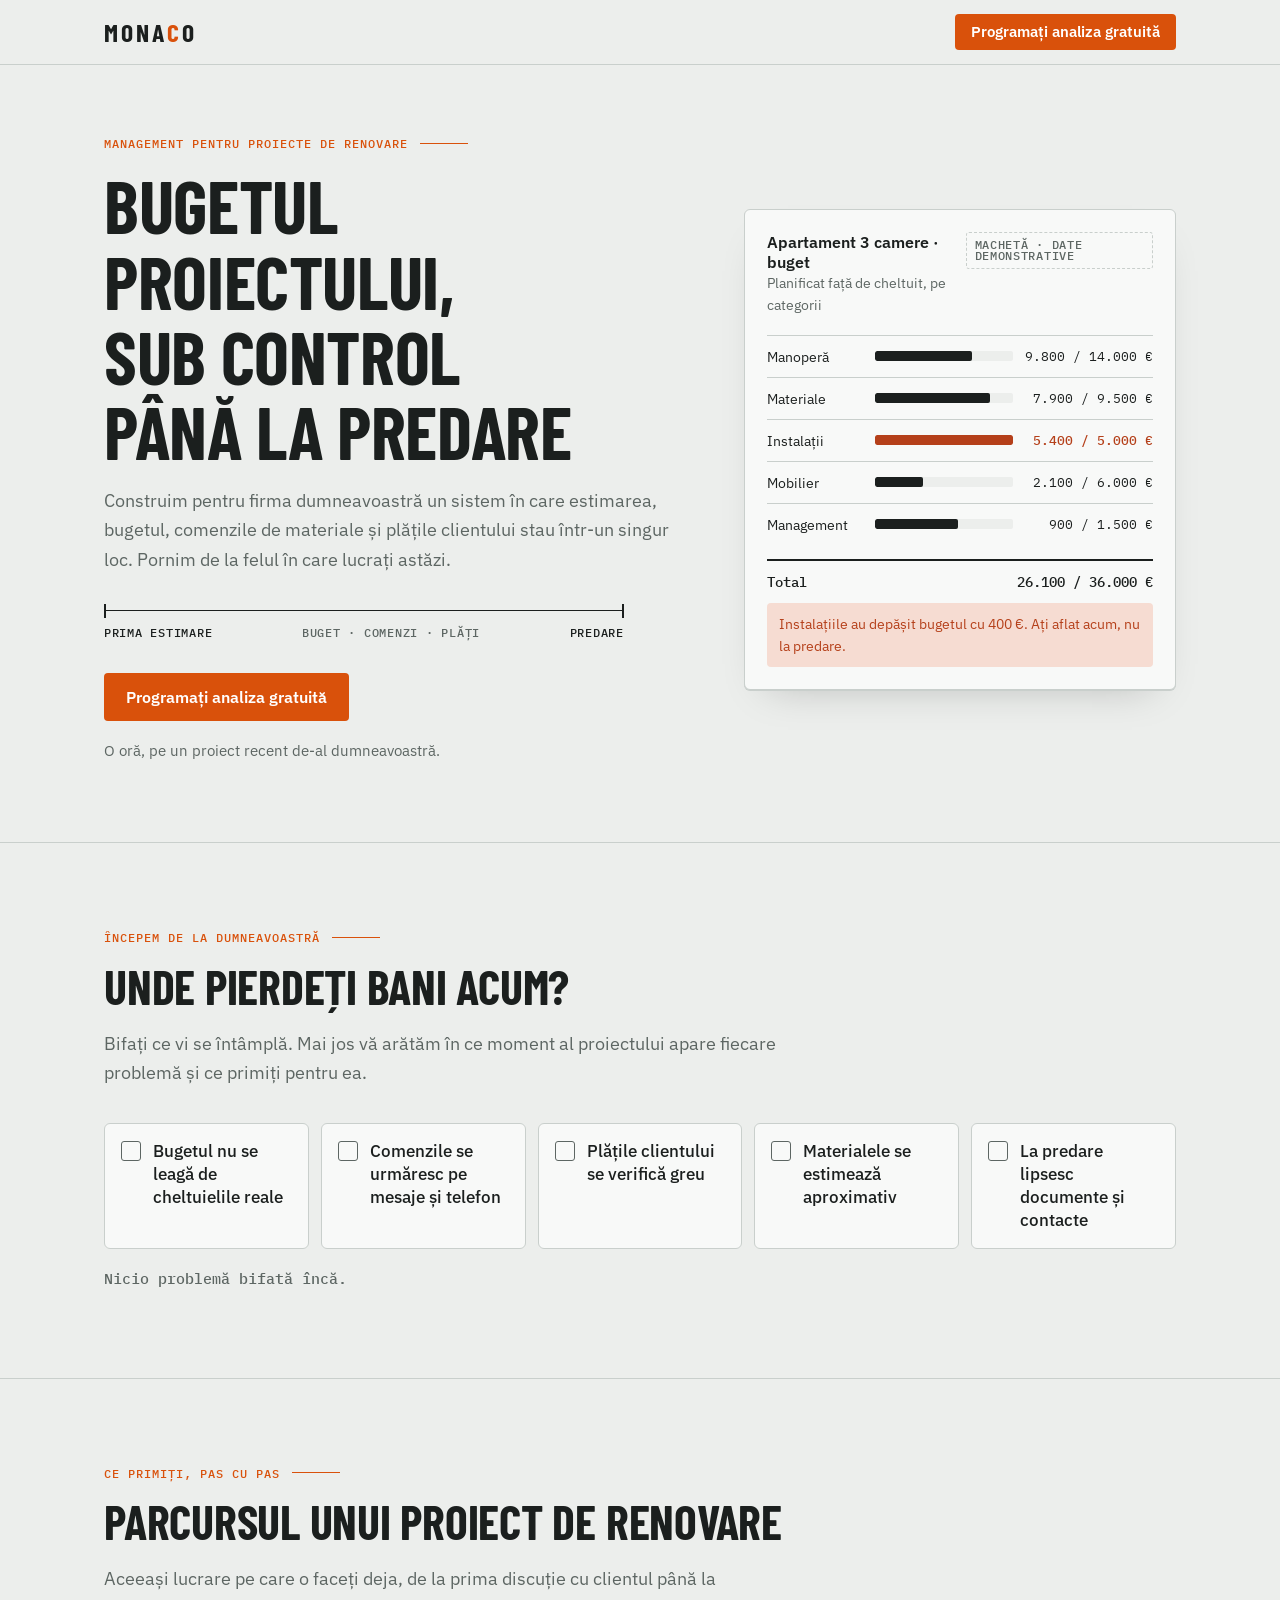
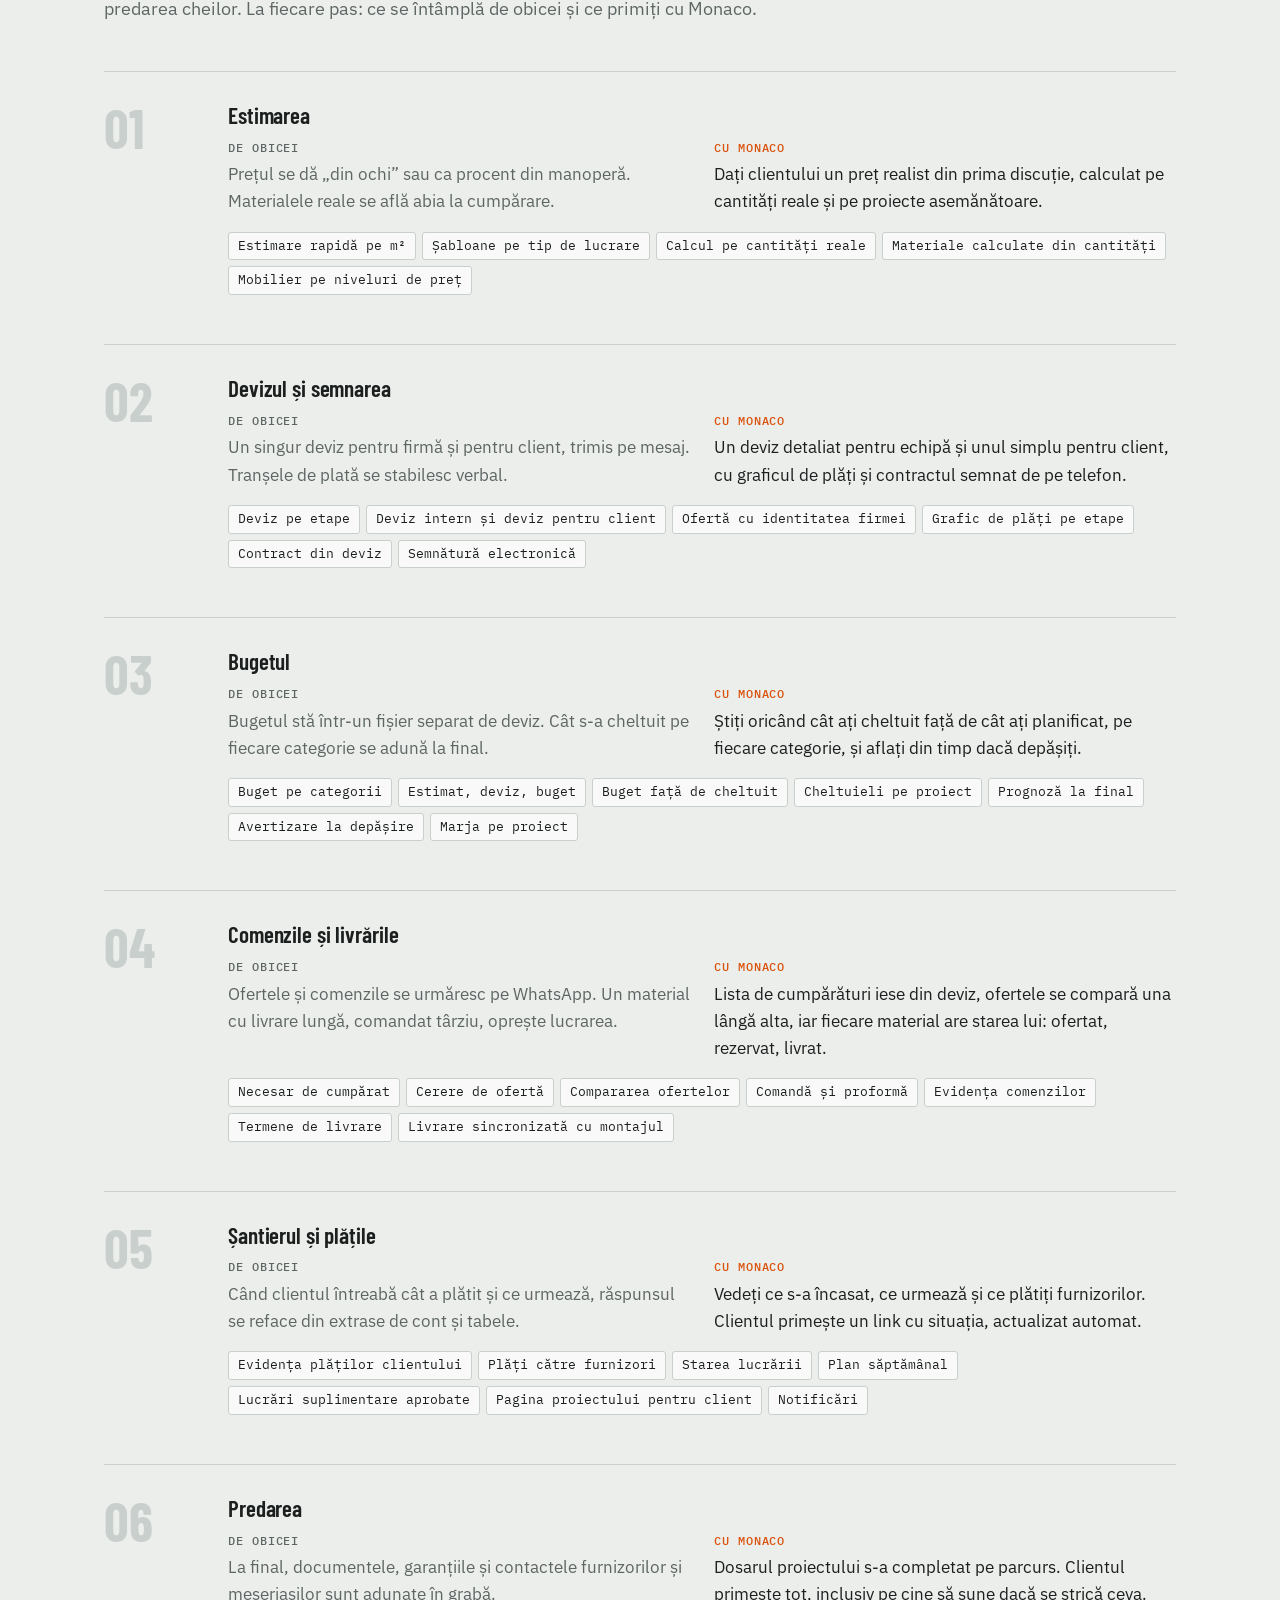
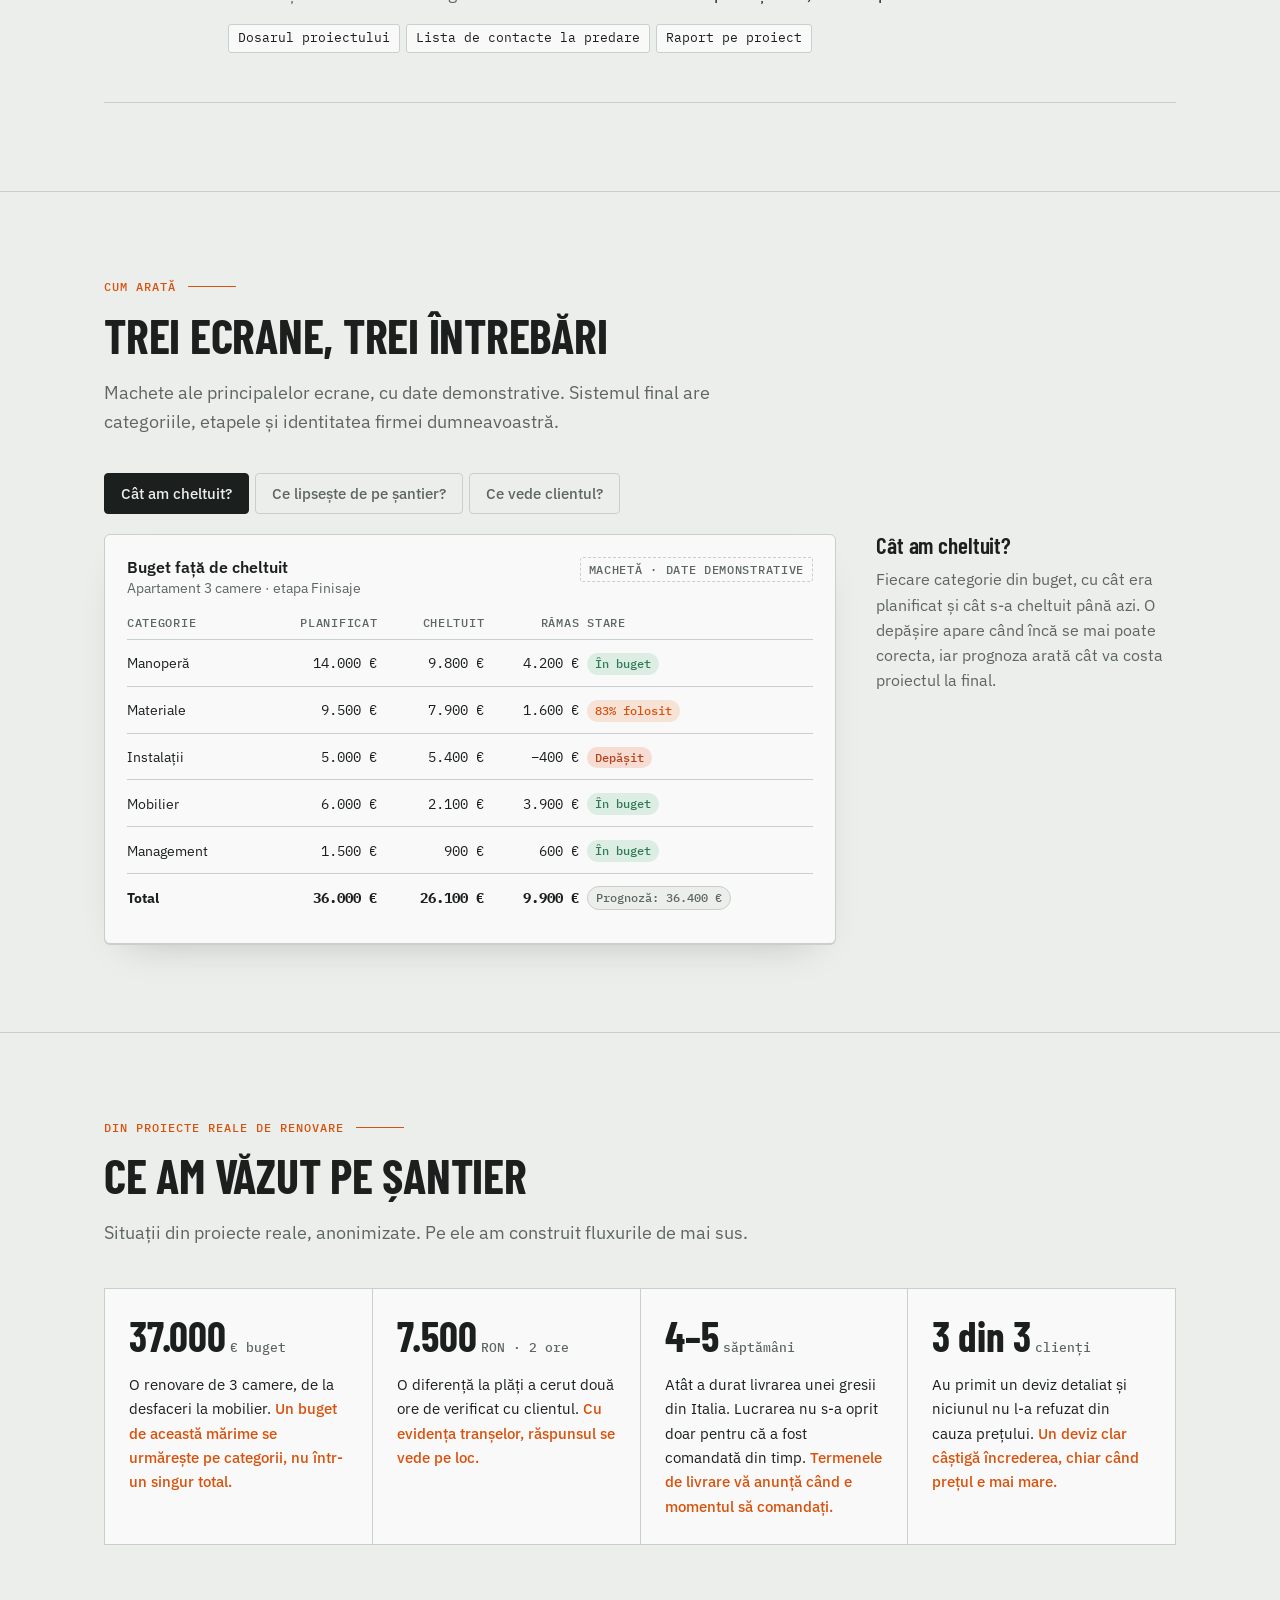
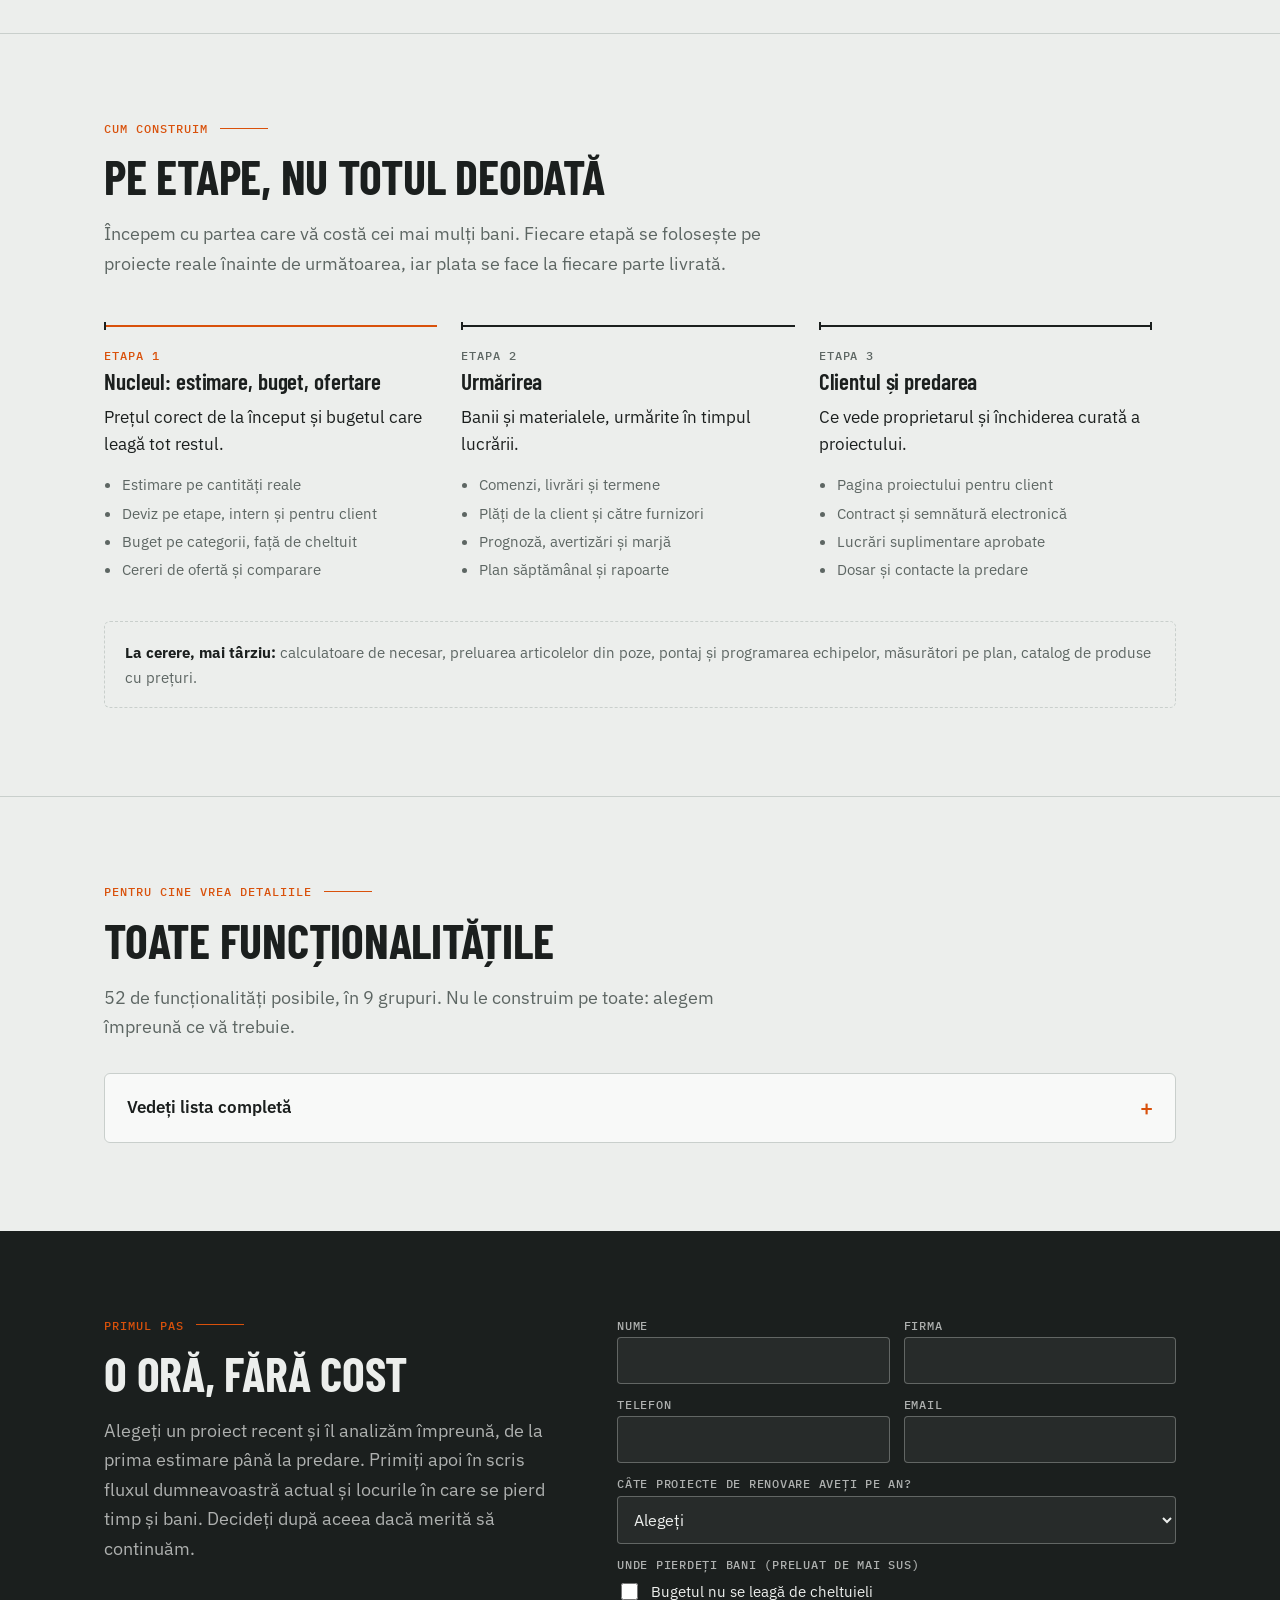
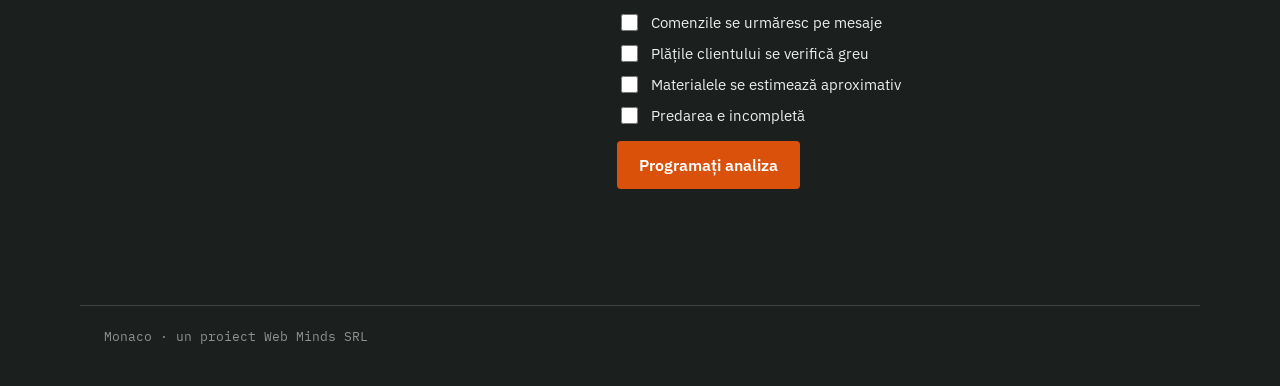
<file: landing/index.html>
<!DOCTYPE html>
<html lang="ro">
<head>
<meta charset="utf-8">
<meta name="viewport" content="width=device-width, initial-scale=1">
<title>Monaco · management renovări</title>
<link rel="preconnect" href="https://fonts.googleapis.com">
<link rel="preconnect" href="https://fonts.gstatic.com" crossorigin>
<link href="https://fonts.googleapis.com/css2?family=Barlow+Condensed:wght@500;600;700&family=IBM+Plex+Mono:wght@400;500&family=IBM+Plex+Sans:wght@400;500;600&display=swap&subset=latin-ext" rel="stylesheet">
<style>
:root {
  /* Layout: o pagină-plan de șantier — cote (linii de dimensiune) leagă secțiunile, ca pe o planșă tehnică */
  --paper: #eceeec;
  --sheet: #f8f9f8;
  --ink: #1b1f1e;
  --muted: #5d6663;
  --line: #c9cfcc;
  --accent: #d9510b;
  --accent-soft: #f7e3d6;
  --good: #2f7a52;
  --good-soft: #dceee3;
  --warn: #b5401a;
  --warn-soft: #f6dcd2;
  --display: "Barlow Condensed", "Arial Narrow", sans-serif;
  --body: "IBM Plex Sans", "Segoe UI", system-ui, sans-serif;
  --mono: "IBM Plex Mono", ui-monospace, Menlo, monospace;
  color-scheme: light;
}
@media (prefers-color-scheme: dark) {
  :root:not([data-theme="light"]) {
    --paper: #121514; --sheet: #1a1e1d; --ink: #e7ebe9; --muted: #9aa5a1; --line: #323a37;
    --accent: #f2742e; --accent-soft: #3a2418; --good: #6cc597; --good-soft: #1b3226; --warn: #ff8a5c; --warn-soft: #3d2117;
    color-scheme: dark;
  }
}
:root[data-theme="dark"] {
  --paper: #121514; --sheet: #1a1e1d; --ink: #e7ebe9; --muted: #9aa5a1; --line: #323a37;
  --accent: #f2742e; --accent-soft: #3a2418; --good: #6cc597; --good-soft: #1b3226; --warn: #ff8a5c; --warn-soft: #3d2117;
  color-scheme: dark;
}
* { box-sizing: border-box; }
html, body { margin: 0; }
body {
  background: var(--paper);
  color: var(--ink);
  font: 400 17px/1.6 var(--body);
  -webkit-font-smoothing: antialiased;
}
a { color: inherit; }
h1, h2, h3 { font-family: var(--display); font-weight: 700; line-height: 1.02; letter-spacing: -0.005em; margin: 0; text-wrap: balance; }
h1 { font-size: clamp(2.6rem, 6.4vw, 4.6rem); text-transform: uppercase; }
h2 { font-size: clamp(2rem, 4.2vw, 3rem); text-transform: uppercase; }
h3 { font-size: 1.45rem; font-weight: 600; }
p { margin: 0; max-width: 62ch; }
.mono { font-family: var(--mono); font-variant-numeric: tabular-nums; }
.wrap { max-width: 1120px; margin: 0 auto; padding: 0 24px; }
section { padding: 88px 0; border-top: 1px solid var(--line); }
.eyebrow { font: 500 0.78rem/1 var(--mono); letter-spacing: 0.08em; text-transform: uppercase; color: var(--accent); display: flex; gap: 12px; align-items: center; margin-bottom: 18px; }
.eyebrow::after { content: ""; flex: 0 0 48px; height: 1px; background: var(--accent); }
.lead { font-size: 1.15rem; color: var(--muted); margin-top: 18px; }
.btn { display: inline-flex; align-items: center; gap: 10px; background: var(--accent); color: #fff; font: 600 1rem/1 var(--body); padding: 16px 22px; border-radius: 4px; border: 0; cursor: pointer; text-decoration: none; }
.btn:hover { filter: brightness(1.07); }
.btn:focus-visible, button:focus-visible, input:focus-visible, summary:focus-visible, label.chip:focus-within { outline: 3px solid var(--ink); outline-offset: 3px; }
.tag-demo { font: 500 0.72rem/1 var(--mono); text-transform: uppercase; letter-spacing: 0.06em; color: var(--muted); border: 1px dashed var(--line); padding: 6px 8px; border-radius: 3px; display: inline-block; }

/* Header */
header.top { position: sticky; top: 0; z-index: 10; background: color-mix(in srgb, var(--paper) 92%, transparent); backdrop-filter: blur(6px); border-bottom: 1px solid var(--line); }
header.top .wrap { display: flex; justify-content: space-between; align-items: center; height: 64px; }
.brand { font: 700 1.6rem/1 var(--display); letter-spacing: 0.12em; }
.brand span { color: var(--accent); }
header .btn { padding: 11px 16px; font-size: 0.92rem; }

/* Hero */
.hero { padding: 72px 0 80px; border-top: 0; }
.hero-grid { display: grid; grid-template-columns: 1.15fr 0.85fr; gap: 56px; align-items: center; }
.cota { margin: 30px 0 34px; max-width: 520px; }
.cota-line { position: relative; height: 14px; border-left: 2px solid var(--ink); border-right: 2px solid var(--ink); }
.cota-line::before { content: ""; position: absolute; left: 0; right: 0; top: 6px; border-top: 1.5px solid var(--ink); }
.cota-labels { display: flex; justify-content: space-between; font: 500 0.78rem/1 var(--mono); text-transform: uppercase; letter-spacing: 0.06em; margin-top: 8px; color: var(--muted); }
.cota-labels b { color: var(--ink); font-weight: 500; }
.hero-actions { display: flex; gap: 18px; align-items: center; flex-wrap: wrap; }
.hero-note { color: var(--muted); font-size: 0.92rem; }

/* Mock card */
.mock { background: var(--sheet); border: 1px solid var(--line); border-radius: 6px; padding: 22px; box-shadow: 0 1px 0 var(--line), 0 18px 40px -24px rgba(0,0,0,0.25); }
.mock-head { display: flex; justify-content: space-between; align-items: flex-start; gap: 12px; margin-bottom: 18px; }
.mock-title { font: 600 1rem/1.3 var(--body); }
.mock-sub { color: var(--muted); font-size: 0.85rem; }
.bar-row { display: grid; grid-template-columns: 96px 1fr 128px; gap: 12px; align-items: center; padding: 9px 0; border-top: 1px solid var(--line); font-size: 0.9rem; }
.bar { height: 10px; background: var(--paper); border-radius: 2px; position: relative; overflow: hidden; }
.bar i { position: absolute; inset: 0 auto 0 0; background: var(--ink); border-radius: 2px; }
.bar-row.over .bar i { background: var(--warn); }
.bar-row .num { text-align: right; font: 400 0.8rem/1.2 var(--mono); white-space: nowrap; }
.bar-row.over .num { color: var(--warn); font-weight: 500; }
.mock-foot { display: flex; justify-content: space-between; margin-top: 14px; padding-top: 14px; border-top: 2px solid var(--ink); font: 500 0.9rem/1 var(--mono); }
.alert { margin-top: 14px; background: var(--warn-soft); color: var(--warn); padding: 10px 12px; border-radius: 4px; font-size: 0.86rem; }

/* Problems */
.problems { display: grid; grid-template-columns: repeat(auto-fit, minmax(200px, 1fr)); gap: 12px; margin-top: 36px; }
label.chip { display: flex; gap: 12px; align-items: flex-start; background: var(--sheet); border: 1.5px solid var(--line); border-radius: 6px; padding: 16px; cursor: pointer; font-weight: 500; line-height: 1.35; transition: border-color .15s, background .15s; }
label.chip input { appearance: none; width: 20px; height: 20px; flex: 0 0 20px; border: 1.5px solid var(--muted); border-radius: 3px; margin: 1px 0 0; display: grid; place-content: center; background: var(--sheet); }
label.chip input::after { content: ""; width: 10px; height: 10px; background: var(--accent); border-radius: 1px; transform: scale(0); transition: transform .12s; }
label.chip input:checked::after { transform: scale(1); }
label.chip:has(input:checked) { border-color: var(--accent); background: var(--accent-soft); }
.problems-out { margin-top: 20px; font: 500 0.92rem/1.4 var(--mono); color: var(--muted); min-height: 1.4em; }
.problems-out b { color: var(--accent); font-weight: 500; }

/* Journey */
.journey { margin-top: 48px; display: grid; gap: 0; position: relative; }
.step { display: grid; grid-template-columns: 96px 1fr; gap: 28px; padding: 32px 0; border-top: 1px solid var(--line); position: relative; transition: background .2s; }
.step:last-child { border-bottom: 1px solid var(--line); }
.step-num { font: 700 3.4rem/0.9 var(--display); color: var(--line); transition: color .2s; }
.step.is-hit .step-num { color: var(--accent); }
.step.is-hit { background: linear-gradient(90deg, var(--accent-soft), transparent 70%); }
.step-hit { display: none; font: 500 0.72rem/1 var(--mono); text-transform: uppercase; letter-spacing: 0.06em; color: var(--accent); margin-top: 10px; }
.step.is-hit .step-hit { display: block; }
.step-body h3 { margin-bottom: 14px; }
.step-cols { display: grid; grid-template-columns: 1fr 1fr; gap: 24px; }
.col-label { font: 500 0.72rem/1 var(--mono); text-transform: uppercase; letter-spacing: 0.08em; margin-bottom: 8px; }
.col-today .col-label { color: var(--muted); }
.col-today p { color: var(--muted); }
.col-with .col-label { color: var(--accent); }
.feats { display: flex; flex-wrap: wrap; gap: 6px; margin-top: 16px; padding: 0; list-style: none; }
.feats li { font: 400 0.8rem/1 var(--mono); border: 1px solid var(--line); background: var(--sheet); padding: 7px 9px; border-radius: 3px; }

/* Screens */
.tabs { display: flex; gap: 6px; margin: 36px 0 0; flex-wrap: wrap; }
.tabs button { font: 500 0.95rem/1 var(--body); padding: 12px 16px; background: transparent; color: var(--muted); border: 1.5px solid var(--line); border-radius: 4px; cursor: pointer; }
.tabs button[aria-selected="true"] { background: var(--ink); color: var(--paper); border-color: var(--ink); }
.screen-wrap { display: grid; grid-template-columns: 1fr 300px; gap: 40px; margin-top: 20px; align-items: start; }
.screen { display: none; }
.screen.active { display: block; }
.screen-note h3 { margin-bottom: 10px; }
.screen-note p { color: var(--muted); font-size: 0.98rem; }
table.mt { width: 100%; border-collapse: collapse; font-size: 0.9rem; }
table.mt th { text-align: left; font: 500 0.72rem/1 var(--mono); text-transform: uppercase; letter-spacing: 0.06em; color: var(--muted); padding: 0 8px 10px 0; }
table.mt td { border-top: 1px solid var(--line); padding: 11px 8px 11px 0; vertical-align: middle; }
table.mt td.r, table.mt th.r { text-align: right; font-family: var(--mono); font-variant-numeric: tabular-nums; }
.pill { display: inline-block; font: 500 0.74rem/1 var(--mono); padding: 5px 8px; border-radius: 99px; white-space: nowrap; }
.pill.ok { background: var(--good-soft); color: var(--good); }
.pill.mid { background: var(--accent-soft); color: var(--accent); }
.pill.idle { background: var(--paper); color: var(--muted); border: 1px solid var(--line); }
.pill.warn { background: var(--warn-soft); color: var(--warn); }
.countdown { font: 500 0.78rem/1.2 var(--mono); color: var(--warn); }
.screen-scroll { overflow-x: auto; }

/* Facts */
.facts { display: grid; grid-template-columns: repeat(auto-fit, minmax(240px, 1fr)); gap: 1px; background: var(--line); border: 1px solid var(--line); margin-top: 40px; }
.fact { background: var(--sheet); padding: 26px 24px; }
.fact .big { font: 700 2.6rem/1 var(--display); }
.fact .unit { font: 500 0.82rem/1 var(--mono); color: var(--muted); margin-left: 4px; }
.fact p { margin-top: 12px; font-size: 0.95rem; }
.fact .then { color: var(--accent); font-weight: 500; }

/* Stages */
.stages { display: grid; grid-template-columns: repeat(3, 1fr); gap: 0; margin-top: 44px; position: relative; }
.stage { padding: 0 24px 0 0; }
.stage-bar { height: 8px; margin-bottom: 20px; border-left: 2px solid var(--ink); position: relative; }
.stage-bar::before { content: ""; position: absolute; left: 0; right: 0; top: 3px; border-top: 2px solid var(--ink); }
.stage:first-child .stage-bar::before { border-color: var(--accent); }
.stage:last-child .stage-bar { border-right: 2px solid var(--ink); }
.stage .k { font: 500 0.75rem/1 var(--mono); text-transform: uppercase; letter-spacing: 0.08em; color: var(--muted); }
.stage:first-child .k { color: var(--accent); }
.stage h3 { margin: 8px 0 10px; }
.stage ul { margin: 14px 0 0; padding-left: 18px; color: var(--muted); font-size: 0.95rem; }
.stage li { margin: 4px 0; }
.later { margin-top: 36px; padding: 18px 20px; border: 1px dashed var(--line); border-radius: 6px; color: var(--muted); font-size: 0.95rem; }
.later b { color: var(--ink); }

/* Full list */
details.all { margin-top: 32px; background: var(--sheet); border: 1px solid var(--line); border-radius: 6px; }
details.all > summary { cursor: pointer; list-style: none; padding: 20px 22px; display: flex; justify-content: space-between; align-items: center; gap: 12px; font-weight: 600; }
details.all > summary::-webkit-details-marker { display: none; }
details.all > summary .plus { font: 500 1.4rem/1 var(--mono); color: var(--accent); }
details.all[open] > summary .plus { transform: rotate(45deg); }
.groups { padding: 4px 22px 22px; columns: 2 340px; column-gap: 40px; }
.group { break-inside: avoid; margin-bottom: 26px; }
.group h4 { font: 600 1.1rem/1.2 var(--display); text-transform: uppercase; letter-spacing: 0.04em; margin: 0 0 8px; padding-bottom: 6px; border-bottom: 1.5px solid var(--ink); }
.group dl { margin: 0; }
.group dt { font-weight: 600; font-size: 0.92rem; margin-top: 10px; }
.group dd { margin: 2px 0 0; color: var(--muted); font-size: 0.88rem; }
.legend { padding: 0 22px 18px; font-size: 0.86rem; color: var(--muted); }

/* Contact */
.contact { background: var(--ink); color: var(--paper); border-top: 0; }
.contact h2 { color: var(--paper); }
.contact .lead { color: color-mix(in srgb, var(--paper) 70%, transparent); }
.contact-grid { display: grid; grid-template-columns: 0.9fr 1.1fr; gap: 56px; }
form.book { display: grid; gap: 14px; }
form.book .row { display: grid; grid-template-columns: 1fr 1fr; gap: 14px; }
form.book label { display: grid; gap: 6px; font: 500 0.78rem/1 var(--mono); text-transform: uppercase; letter-spacing: 0.06em; color: color-mix(in srgb, var(--paper) 70%, transparent); }
form.book input[type=text], form.book input[type=email], form.book input[type=tel], form.book select {
  font: 400 1rem/1.3 var(--body); padding: 12px 12px; border-radius: 4px; border: 1px solid color-mix(in srgb, var(--paper) 30%, transparent); background: color-mix(in srgb, var(--paper) 6%, transparent); color: var(--paper);
}
form.book select option { color: #1b1f1e; }
.form-problems { display: grid; gap: 8px; }
form.book .form-problems label { display: flex; gap: 10px; align-items: center; text-transform: none; letter-spacing: 0; font: 400 0.95rem/1.3 var(--body); color: var(--paper); }
.form-problems input { accent-color: var(--accent); width: 17px; height: 17px; }
fieldset { border: 0; padding: 0; margin: 0; }
legend { font: 500 0.78rem/1 var(--mono); text-transform: uppercase; letter-spacing: 0.06em; color: color-mix(in srgb, var(--paper) 70%, transparent); margin-bottom: 10px; padding: 0; }
.form-msg { display: none; border: 1px solid var(--accent); border-radius: 4px; padding: 16px; font-size: 0.95rem; }
.form-msg.show { display: block; }
.form-msg pre { white-space: pre-wrap; font: 400 0.85rem/1.5 var(--mono); margin: 10px 0 0; color: color-mix(in srgb, var(--paper) 80%, transparent); }
footer { padding: 28px 0 40px; background: var(--ink); color: color-mix(in srgb, var(--paper) 55%, transparent); font: 400 0.82rem/1.4 var(--mono); }
footer .wrap { display: flex; justify-content: space-between; gap: 16px; flex-wrap: wrap; border-top: 1px solid color-mix(in srgb, var(--paper) 18%, transparent); padding-top: 22px; }

@media (max-width: 860px) {
  .hero-grid, .screen-wrap, .contact-grid { grid-template-columns: 1fr; }
  .stages { grid-template-columns: 1fr; gap: 28px; }
  .step { grid-template-columns: 1fr; gap: 10px; }
  .step-cols { grid-template-columns: 1fr; gap: 14px; }
  section { padding: 64px 0; }
}
@media (max-width: 480px) {
  .wrap { padding: 0 16px; }
  form.book .row { grid-template-columns: 1fr; }
  .bar-row { grid-template-columns: 78px 1fr 118px; gap: 8px; }
  header .btn { display: none; }
}
@media (prefers-reduced-motion: reduce) { * { transition: none !important; } }
</style>
</head>
<body>

<header class="top">
  <div class="wrap">
    <div class="brand">MONA<span>C</span>O</div>
    <a class="btn" href="#programare">Programați analiza gratuită</a>
  </div>
</header>

<main>
  <!-- HERO -->
  <section class="hero">
    <div class="wrap hero-grid">
      <div>
        <div class="eyebrow">Management pentru proiecte de renovare</div>
        <h1>Bugetul proiectului, sub control până la predare</h1>
        <p class="lead">Construim pentru firma dumneavoastră un sistem în care estimarea, bugetul, comenzile de materiale și plățile clientului stau într-un singur loc. Pornim de la felul în care lucrați astăzi.</p>
        <div class="cota" aria-hidden="true">
          <div class="cota-line"></div>
          <div class="cota-labels"><b>Prima estimare</b><span>buget · comenzi · plăți</span><b>Predare</b></div>
        </div>
        <div class="hero-actions">
          <a class="btn" href="#programare">Programați analiza gratuită</a>
          <span class="hero-note">O oră, pe un proiect recent de-al dumneavoastră.</span>
        </div>
      </div>

      <div class="mock" aria-label="Machetă: buget față de cheltuit">
        <div class="mock-head">
          <div>
            <div class="mock-title">Apartament 3 camere · buget</div>
            <div class="mock-sub">Planificat față de cheltuit, pe categorii</div>
          </div>
          <span class="tag-demo">Machetă · date demonstrative</span>
        </div>
        <div class="bar-row"><span>Manoperă</span><div class="bar"><i style="width:70%"></i></div><span class="num">9.800 / 14.000 €</span></div>
        <div class="bar-row"><span>Materiale</span><div class="bar"><i style="width:83%"></i></div><span class="num">7.900 / 9.500 €</span></div>
        <div class="bar-row over"><span>Instalații</span><div class="bar"><i style="width:100%"></i></div><span class="num">5.400 / 5.000 €</span></div>
        <div class="bar-row"><span>Mobilier</span><div class="bar"><i style="width:35%"></i></div><span class="num">2.100 / 6.000 €</span></div>
        <div class="bar-row"><span>Management</span><div class="bar"><i style="width:60%"></i></div><span class="num">900 / 1.500 €</span></div>
        <div class="mock-foot"><span>Total</span><span>26.100 / 36.000 €</span></div>
        <div class="alert">Instalațiile au depășit bugetul cu 400 €. Ați aflat acum, nu la predare.</div>
      </div>
    </div>
  </section>

  <!-- 2. UNDE PIERDEȚI BANI -->
  <section id="probleme">
    <div class="wrap">
      <div class="eyebrow">Începem de la dumneavoastră</div>
      <h2>Unde pierdeți bani acum?</h2>
      <p class="lead">Bifați ce vi se întâmplă. Mai jos vă arătăm în ce moment al proiectului apare fiecare problemă și ce primiți pentru ea.</p>
      <div class="problems" role="group" aria-label="Probleme">
        <label class="chip"><input type="checkbox" id="p-buget" data-p="buget"><span>Bugetul nu se leagă de cheltuielile reale</span></label>
        <label class="chip"><input type="checkbox" id="p-comenzi" data-p="comenzi"><span>Comenzile se urmăresc pe mesaje și telefon</span></label>
        <label class="chip"><input type="checkbox" id="p-plati" data-p="plati"><span>Plățile clientului se verifică greu</span></label>
        <label class="chip"><input type="checkbox" id="p-materiale" data-p="materiale"><span>Materialele se estimează aproximativ</span></label>
        <label class="chip"><input type="checkbox" id="p-predare" data-p="predare"><span>La predare lipsesc documente și contacte</span></label>
      </div>
      <div class="problems-out" id="problems-out" aria-live="polite">Nicio problemă bifată încă.</div>
    </div>
  </section>

  <!-- 1. PARCURSUL -->
  <section id="parcurs">
    <div class="wrap">
      <div class="eyebrow">Ce primiți, pas cu pas</div>
      <h2>Parcursul unui proiect de renovare</h2>
      <p class="lead">Aceeași lucrare pe care o faceți deja, de la prima discuție cu clientul până la predarea cheilor. La fiecare pas: ce se întâmplă de obicei și ce primiți cu Monaco.</p>

      <div class="journey">
        <article class="step" data-p="materiale">
          <div><div class="step-num">01</div><div class="step-hit">Vă privește</div></div>
          <div class="step-body">
            <h3>Estimarea</h3>
            <div class="step-cols">
              <div class="col-today"><div class="col-label">De obicei</div><p>Prețul se dă „din ochi” sau ca procent din manoperă. Materialele reale se află abia la cumpărare.</p></div>
              <div class="col-with"><div class="col-label">Cu Monaco</div><p>Dați clientului un preț realist din prima discuție, calculat pe cantități reale și pe proiecte asemănătoare.</p></div>
            </div>
            <ul class="feats"><li>Estimare rapidă pe m²</li><li>Șabloane pe tip de lucrare</li><li>Calcul pe cantități reale</li><li>Materiale calculate din cantități</li><li>Mobilier pe niveluri de preț</li></ul>
          </div>
        </article>

        <article class="step" data-p="plati">
          <div><div class="step-num">02</div><div class="step-hit">Vă privește</div></div>
          <div class="step-body">
            <h3>Devizul și semnarea</h3>
            <div class="step-cols">
              <div class="col-today"><div class="col-label">De obicei</div><p>Un singur deviz pentru firmă și pentru client, trimis pe mesaj. Tranșele de plată se stabilesc verbal.</p></div>
              <div class="col-with"><div class="col-label">Cu Monaco</div><p>Un deviz detaliat pentru echipă și unul simplu pentru client, cu graficul de plăți și contractul semnat de pe telefon.</p></div>
            </div>
            <ul class="feats"><li>Deviz pe etape</li><li>Deviz intern și deviz pentru client</li><li>Ofertă cu identitatea firmei</li><li>Grafic de plăți pe etape</li><li>Contract din deviz</li><li>Semnătură electronică</li></ul>
          </div>
        </article>

        <article class="step" data-p="buget">
          <div><div class="step-num">03</div><div class="step-hit">Vă privește</div></div>
          <div class="step-body">
            <h3>Bugetul</h3>
            <div class="step-cols">
              <div class="col-today"><div class="col-label">De obicei</div><p>Bugetul stă într-un fișier separat de deviz. Cât s-a cheltuit pe fiecare categorie se adună la final.</p></div>
              <div class="col-with"><div class="col-label">Cu Monaco</div><p>Știți oricând cât ați cheltuit față de cât ați planificat, pe fiecare categorie, și aflați din timp dacă depășiți.</p></div>
            </div>
            <ul class="feats"><li>Buget pe categorii</li><li>Estimat, deviz, buget</li><li>Buget față de cheltuit</li><li>Cheltuieli pe proiect</li><li>Prognoză la final</li><li>Avertizare la depășire</li><li>Marja pe proiect</li></ul>
          </div>
        </article>

        <article class="step" data-p="comenzi materiale">
          <div><div class="step-num">04</div><div class="step-hit">Vă privește</div></div>
          <div class="step-body">
            <h3>Comenzile și livrările</h3>
            <div class="step-cols">
              <div class="col-today"><div class="col-label">De obicei</div><p>Ofertele și comenzile se urmăresc pe WhatsApp. Un material cu livrare lungă, comandat târziu, oprește lucrarea.</p></div>
              <div class="col-with"><div class="col-label">Cu Monaco</div><p>Lista de cumpărături iese din deviz, ofertele se compară una lângă alta, iar fiecare material are starea lui: ofertat, rezervat, livrat.</p></div>
            </div>
            <ul class="feats"><li>Necesar de cumpărat</li><li>Cerere de ofertă</li><li>Compararea ofertelor</li><li>Comandă și proformă</li><li>Evidența comenzilor</li><li>Termene de livrare</li><li>Livrare sincronizată cu montajul</li></ul>
          </div>
        </article>

        <article class="step" data-p="buget plati">
          <div><div class="step-num">05</div><div class="step-hit">Vă privește</div></div>
          <div class="step-body">
            <h3>Șantierul și plățile</h3>
            <div class="step-cols">
              <div class="col-today"><div class="col-label">De obicei</div><p>Când clientul întreabă cât a plătit și ce urmează, răspunsul se reface din extrase de cont și tabele.</p></div>
              <div class="col-with"><div class="col-label">Cu Monaco</div><p>Vedeți ce s-a încasat, ce urmează și ce plătiți furnizorilor. Clientul primește un link cu situația, actualizat automat.</p></div>
            </div>
            <ul class="feats"><li>Evidența plăților clientului</li><li>Plăți către furnizori</li><li>Starea lucrării</li><li>Plan săptămânal</li><li>Lucrări suplimentare aprobate</li><li>Pagina proiectului pentru client</li><li>Notificări</li></ul>
          </div>
        </article>

        <article class="step" data-p="predare">
          <div><div class="step-num">06</div><div class="step-hit">Vă privește</div></div>
          <div class="step-body">
            <h3>Predarea</h3>
            <div class="step-cols">
              <div class="col-today"><div class="col-label">De obicei</div><p>La final, documentele, garanțiile și contactele furnizorilor și meseriașilor sunt adunate în grabă.</p></div>
              <div class="col-with"><div class="col-label">Cu Monaco</div><p>Dosarul proiectului s-a completat pe parcurs. Clientul primește tot, inclusiv pe cine să sune dacă se strică ceva.</p></div>
            </div>
            <ul class="feats"><li>Dosarul proiectului</li><li>Lista de contacte la predare</li><li>Raport pe proiect</li></ul>
          </div>
        </article>
      </div>
    </div>
  </section>

  <!-- 3. ECRANE -->
  <section id="ecrane">
    <div class="wrap">
      <div class="eyebrow">Cum arată</div>
      <h2>Trei ecrane, trei întrebări</h2>
      <p class="lead">Machete ale principalelor ecrane, cu date demonstrative. Sistemul final are categoriile, etapele și identitatea firmei dumneavoastră.</p>

      <div class="tabs" role="tablist" aria-label="Ecrane-exemplu">
        <button role="tab" id="tab-buget" aria-selected="true" aria-controls="sc-buget">Cât am cheltuit?</button>
        <button role="tab" id="tab-comenzi" aria-selected="false" aria-controls="sc-comenzi">Ce lipsește de pe șantier?</button>
        <button role="tab" id="tab-client" aria-selected="false" aria-controls="sc-client">Ce vede clientul?</button>
      </div>

      <div class="screen-wrap">
        <div>
          <div class="screen mock active" id="sc-buget" role="tabpanel" aria-labelledby="tab-buget">
            <div class="mock-head"><div><div class="mock-title">Buget față de cheltuit</div><div class="mock-sub">Apartament 3 camere · etapa Finisaje</div></div><span class="tag-demo">Machetă · date demonstrative</span></div>
            <div class="screen-scroll">
              <table class="mt">
                <thead><tr><th>Categorie</th><th class="r">Planificat</th><th class="r">Cheltuit</th><th class="r">Rămas</th><th>Stare</th></tr></thead>
                <tbody>
                  <tr><td>Manoperă</td><td class="r">14.000 €</td><td class="r">9.800 €</td><td class="r">4.200 €</td><td><span class="pill ok">În buget</span></td></tr>
                  <tr><td>Materiale</td><td class="r">9.500 €</td><td class="r">7.900 €</td><td class="r">1.600 €</td><td><span class="pill mid">83% folosit</span></td></tr>
                  <tr><td>Instalații</td><td class="r">5.000 €</td><td class="r">5.400 €</td><td class="r">−400 €</td><td><span class="pill warn">Depășit</span></td></tr>
                  <tr><td>Mobilier</td><td class="r">6.000 €</td><td class="r">2.100 €</td><td class="r">3.900 €</td><td><span class="pill ok">În buget</span></td></tr>
                  <tr><td>Management</td><td class="r">1.500 €</td><td class="r">900 €</td><td class="r">600 €</td><td><span class="pill ok">În buget</span></td></tr>
                  <tr><td><b>Total</b></td><td class="r"><b>36.000 €</b></td><td class="r"><b>26.100 €</b></td><td class="r"><b>9.900 €</b></td><td><span class="pill idle">Prognoză: 36.400 €</span></td></tr>
                </tbody>
              </table>
            </div>
          </div>

          <div class="screen mock" id="sc-comenzi" role="tabpanel" aria-labelledby="tab-comenzi">
            <div class="mock-head"><div><div class="mock-title">Evidența comenzilor</div><div class="mock-sub">Apartament 3 camere · materiale</div></div><span class="tag-demo">Machetă · date demonstrative</span></div>
            <div class="screen-scroll">
              <table class="mt">
                <thead><tr><th>Material</th><th>Furnizor</th><th>Stare</th><th>Termen</th></tr></thead>
                <tbody>
                  <tr><td>Gresie porțelanată 60×120</td><td>Furnizor A</td><td><span class="pill ok">Livrat</span></td><td class="mock-sub">pe șantier</td></tr>
                  <tr><td>Obiecte sanitare</td><td>Furnizor B</td><td><span class="pill mid">Rezervat</span></td><td class="mock-sub">livrare în 9 zile</td></tr>
                  <tr><td>Parchet stejar</td><td>3 oferte primite</td><td><span class="pill idle">Ofertat</span></td><td class="countdown">comandați în 6 zile</td></tr>
                  <tr><td>Uși interioare</td><td>Furnizor D</td><td><span class="pill idle">Ofertat</span></td><td class="mock-sub">livrare 5 săptămâni</td></tr>
                  <tr><td>Adeziv și chit</td><td>Furnizor A</td><td><span class="pill ok">Livrat</span></td><td class="mock-sub">pe șantier</td></tr>
                </tbody>
              </table>
            </div>
          </div>

          <div class="screen mock" id="sc-client" role="tabpanel" aria-labelledby="tab-client">
            <div class="mock-head"><div><div class="mock-title">Pagina proiectului pentru client</div><div class="mock-sub">Ce vede proprietarul, prin link</div></div><span class="tag-demo">Machetă · date demonstrative</span></div>
            <div class="screen-scroll">
              <table class="mt">
                <thead><tr><th>Tranșă</th><th class="r">Sumă</th><th>Stare</th></tr></thead>
                <tbody>
                  <tr><td>Avans la semnare</td><td class="r">10.800 €</td><td><span class="pill ok">Achitat</span></td></tr>
                  <tr><td>Etapa 1 · Instalații</td><td class="r">9.000 €</td><td><span class="pill ok">Achitat</span></td></tr>
                  <tr><td>Etapa 2 · Finisaje</td><td class="r">9.000 €</td><td><span class="pill mid">Urmează · 15 decembrie</span></td></tr>
                  <tr><td>Plata finală la recepție</td><td class="r">7.200 €</td><td><span class="pill idle">Planificat</span></td></tr>
                  <tr><td><b>Total lucrare</b></td><td class="r"><b>36.000 €</b></td><td class="mock-sub">fără prețuri pe unitate</td></tr>
                </tbody>
              </table>
            </div>
          </div>
        </div>

        <div class="screen-note" id="screen-note">
          <h3 id="note-title">Cât am cheltuit?</h3>
          <p id="note-text">Fiecare categorie din buget, cu cât era planificat și cât s-a cheltuit până azi. O depășire apare când încă se mai poate corecta, iar prognoza arată cât va costa proiectul la final.</p>
        </div>
      </div>
    </div>
  </section>

  <!-- 4. DIN PROIECTE REALE -->
  <section id="teren">
    <div class="wrap">
      <div class="eyebrow">Din proiecte reale de renovare</div>
      <h2>Ce am văzut pe șantier</h2>
      <p class="lead">Situații din proiecte reale, anonimizate. Pe ele am construit fluxurile de mai sus.</p>
      <div class="facts">
        <div class="fact">
          <div><span class="big mono-num">37.000</span><span class="unit">€ buget</span></div>
          <p>O renovare de 3 camere, de la desfaceri la mobilier. <span class="then">Un buget de această mărime se urmărește pe categorii, nu într-un singur total.</span></p>
        </div>
        <div class="fact">
          <div><span class="big">7.500</span><span class="unit">RON · 2 ore</span></div>
          <p>O diferență la plăți a cerut două ore de verificat cu clientul. <span class="then">Cu evidența tranșelor, răspunsul se vede pe loc.</span></p>
        </div>
        <div class="fact">
          <div><span class="big">4–5</span><span class="unit">săptămâni</span></div>
          <p>Atât a durat livrarea unei gresii din Italia. Lucrarea nu s-a oprit doar pentru că a fost comandată din timp. <span class="then">Termenele de livrare vă anunță când e momentul să comandați.</span></p>
        </div>
        <div class="fact">
          <div><span class="big">3 din 3</span><span class="unit">clienți</span></div>
          <p>Au primit un deviz detaliat și niciunul nu l-a refuzat din cauza prețului. <span class="then">Un deviz clar câștigă încrederea, chiar când prețul e mai mare.</span></p>
        </div>
      </div>
    </div>
  </section>

  <!-- 7. ETAPE -->
  <section id="etape">
    <div class="wrap">
      <div class="eyebrow">Cum construim</div>
      <h2>Pe etape, nu totul deodată</h2>
      <p class="lead">Începem cu partea care vă costă cei mai mulți bani. Fiecare etapă se folosește pe proiecte reale înainte de următoarea, iar plata se face la fiecare parte livrată.</p>
      <div class="stages">
        <div class="stage">
          <div class="stage-bar"></div>
          <div class="k">Etapa 1</div>
          <h3>Nucleul: estimare, buget, ofertare</h3>
          <p>Prețul corect de la început și bugetul care leagă tot restul.</p>
          <ul><li>Estimare pe cantități reale</li><li>Deviz pe etape, intern și pentru client</li><li>Buget pe categorii, față de cheltuit</li><li>Cereri de ofertă și comparare</li></ul>
        </div>
        <div class="stage">
          <div class="stage-bar"></div>
          <div class="k">Etapa 2</div>
          <h3>Urmărirea</h3>
          <p>Banii și materialele, urmărite în timpul lucrării.</p>
          <ul><li>Comenzi, livrări și termene</li><li>Plăți de la client și către furnizori</li><li>Prognoză, avertizări și marjă</li><li>Plan săptămânal și rapoarte</li></ul>
        </div>
        <div class="stage">
          <div class="stage-bar"></div>
          <div class="k">Etapa 3</div>
          <h3>Clientul și predarea</h3>
          <p>Ce vede proprietarul și închiderea curată a proiectului.</p>
          <ul><li>Pagina proiectului pentru client</li><li>Contract și semnătură electronică</li><li>Lucrări suplimentare aprobate</li><li>Dosar și contacte la predare</li></ul>
        </div>
      </div>
      <div class="later"><b>La cerere, mai târziu:</b> calculatoare de necesar, preluarea articolelor din poze, pontaj și programarea echipelor, măsurători pe plan, catalog de produse cu prețuri.</div>
    </div>
  </section>

  <!-- 8. LISTA COMPLETĂ -->
  <section id="lista">
    <div class="wrap">
      <div class="eyebrow">Pentru cine vrea detaliile</div>
      <h2>Toate funcționalitățile</h2>
      <p class="lead">52 de funcționalități posibile, în 9 grupuri. Nu le construim pe toate: alegem împreună ce vă trebuie.</p>
      <details class="all">
        <summary>Vedeți lista completă <span class="plus" aria-hidden="true">+</span></summary>
        <div class="groups">
          <div class="group"><h4>Estimare și deviz</h4><dl>
            <dt>Estimare rapidă pe m²</dt><dd>Un interval de cost din suprafață, camere, băi și nivelul finisajelor.</dd>
            <dt>Șabloane pe tip de lucrare</dt><dd>Devize gata completate pentru 2 camere, 3 camere, baie.</dd>
            <dt>Calcul pe cantități reale</dt><dd>Pe metru liniar și m², cu coeficienți din proiecte reale.</dd>
            <dt>Materiale calculate din cantități</dt><dd>Lista exactă de materiale, nu un procent din manoperă.</dd>
            <dt>Mobilier pe niveluri de preț</dt><dd>Economic, mediu, premium, nișă, calculat pe volum.</dd>
            <dt>Deviz pe etape</dt><dd>Desfaceri, instalații, finisaje, specializări, mobilier.</dd>
            <dt>Deviz intern și deviz pentru client</dt><dd>Detaliat pentru firmă, simplu pentru client.</dd>
            <dt>Ofertă cu identitatea firmei</dt><dd>Logo, culori și poze din lucrările dumneavoastră.</dd>
            <dt>Calculatoare de necesar</dt><dd>Șapă, gresie, adeziv, vopsea, BCA, polistiren.</dd>
            <dt>Preluare din poze</dt><dd>Foaia scrisă de mână, bonul sau factura devin articole.</dd>
          </dl></div>
          <div class="group"><h4>Bugetare</h4><dl>
            <dt>Buget pe categorii</dt><dd>Manoperă, materiale, specializări, mobilier, management.</dd>
            <dt>Estimat, deviz, buget</dt><dd>Trei niveluri legate, cu istoricul versiunilor.</dd>
            <dt>Buget față de cheltuit</dt><dd>Planificat și cheltuit, pe fiecare categorie.</dd>
            <dt>Cheltuieli pe proiect</dt><dd>Bonuri, facturi și plăți, legate de buget.</dd>
            <dt>Prognoză</dt><dd>Cât va costa proiectul la final.</dd>
            <dt>Avertizare la depășire</dt><dd>Anunț când o categorie trece de un prag.</dd>
            <dt>Marja pe proiect</dt><dd>Cât câștigă firma, actualizat pe parcurs.</dd>
            <dt>Lucrări suplimentare</dt><dd>Modificările cerute, cu preț și acordul clientului.</dd>
          </dl></div>
          <div class="group"><h4>Ofertare și achiziții</h4><dl>
            <dt>Necesar de cumpărat</dt><dd>Lista de cumpărături din deviz, pe etape și furnizori.</dd>
            <dt>Cerere de ofertă</dt><dd>Trimisă către mai mulți furnizori sau meseriași.</dd>
            <dt>Compararea ofertelor</dt><dd>Ofertele primite, una lângă alta.</dd>
            <dt>Comandă și proformă</dt><dd>Comanda trimisă și proforma păstrată lângă proiect.</dd>
            <dt>Evidența comenzilor</dt><dd>Ofertat, rezervat, livrat.</dd>
            <dt>Termene de livrare</dt><dd>Vă anunță când trebuie comandat un material cu livrare lungă.</dd>
            <dt>Livrare sincronizată cu montajul</dt><dd>Furnizorul, livratorul și montatorul, în aceeași zi.</dd>
            <dt>Baza de furnizori</dt><dd>Contacte, prețuri și termene, de la un proiect la altul.</dd>
          </dl></div>
          <div class="group"><h4>Plăți, contracte și facturi</h4><dl>
            <dt>Grafic de plăți pe etape</dt><dd>Avans, plata la fiecare etapă, plata finală.</dd>
            <dt>Evidența plăților clientului</dt><dd>Planificat, achitat, urmează.</dd>
            <dt>Plăți către furnizori și meseriași</dt><dd>Ce s-a plătit și ce e scadent.</dd>
            <dt>Contract din deviz</dt><dd>Aceleași sume și etape, fără rescriere.</dd>
            <dt>Semnătură electronică</dt><dd>Clientul semnează de pe telefon.</dd>
            <dt>Facturi și e-Factura</dt><dd>Facturi din deviz, pe etape, trimise la ANAF.</dd>
            <dt>Export pentru contabilitate</dt><dd>Cheltuieli și încasări, gata pentru contabil.</dd>
          </dl></div>
          <div class="group"><h4>Coordonarea șantierului</h4><dl>
            <dt>Starea lucrării</dt><dd>Ofertă, acceptat, în execuție, finalizat.</dd>
            <dt>Plan săptămânal</dt><dd>Ce se face în fiecare săptămână, cu 2–3 săptămâni înainte.</dd>
            <dt>Programarea echipelor</dt><dd>Cine vine pe șantier și când.</dd>
            <dt>Jurnal de șantier</dt><dd>Note și poze zilnice, pe etape.</dd>
            <dt>Situații de lucrări</dt><dd>Ce s-a executat și ce se poate factura.</dd>
            <dt>Pontaj</dt><dd>Orele lucrate, pe proiect.</dd>
          </dl></div>
          <div class="group"><h4>Comunicarea cu clientul</h4><dl>
            <dt>Pagina proiectului pentru client</dt><dd>Deviz simplificat, plăți și stadiu, printr-un link.</dd>
            <dt>Aprobarea modificărilor</dt><dd>Clientul aprobă lucrările suplimentare de pe telefon.</dd>
            <dt>Notificări</dt><dd>Tranșe scadente, etape terminate, comenzi de făcut.</dd>
          </dl></div>
          <div class="group"><h4>Predare și documente</h4><dl>
            <dt>Dosarul proiectului</dt><dd>Documente, poze, facturi și garanții, adunate pe parcurs.</dd>
            <dt>Lista de contacte la predare</dt><dd>Furnizori, meseriași și service-uri.</dd>
            <dt>Planșa instalației electrice</dt><dd>Fiecare priză și întrerupător, cu model și circuit.</dd>
          </dl></div>
          <div class="group"><h4>Rapoarte și firmă</h4><dl>
            <dt>Raport pe proiect</dt><dd>Buget față de real, marjă și depășiri.</dd>
            <dt>Panou cu toate proiectele</dt><dd>Stare, buget, încasări și alerte, pe o pagină.</dd>
            <dt>Prețuri din proiectele anterioare</dt><dd>Estimările pornesc de la datele firmei.</dd>
            <dt>Utilizatori și roluri</dt><dd>Fiecare om din firmă cu drepturile lui.</dd>
            <dt>Export de date</dt><dd>Toate datele firmei, oricând.</dd>
          </dl></div>
          <div class="group"><h4>Unelte de precizie</h4><dl>
            <dt>Măsurători pe plan</dt><dd>Lungimi și suprafețe măsurate direct pe planul apartamentului.</dd>
            <dt>Catalog de produse cu prețuri</dt><dd>Produse de la furnizori, cu prețuri orientative actualizate.</dd>
          </dl></div>
        </div>
      </details>
    </div>
  </section>

  <!-- CONTACT -->
  <section class="contact" id="programare">
    <div class="wrap contact-grid">
      <div>
        <div class="eyebrow">Primul pas</div>
        <h2>O oră, fără cost</h2>
        <p class="lead">Alegeți un proiect recent și îl analizăm împreună, de la prima estimare până la predare. Primiți apoi în scris fluxul dumneavoastră actual și locurile în care se pierd timp și bani. Decideți după aceea dacă merită să continuăm.</p>
      </div>
      <form class="book" id="book" novalidate>
        <div class="row">
          <label for="f-nume">Nume<input type="text" id="f-nume" autocomplete="name"></label>
          <label for="f-firma">Firma<input type="text" id="f-firma" autocomplete="organization"></label>
        </div>
        <div class="row">
          <label for="f-tel">Telefon<input type="tel" id="f-tel" autocomplete="tel"></label>
          <label for="f-email">Email<input type="email" id="f-email" autocomplete="email"></label>
        </div>
        <label for="f-proiecte">Câte proiecte de renovare aveți pe an?
          <select id="f-proiecte">
            <option value="">Alegeți</option>
            <option>1–3</option><option>4–10</option><option>11–25</option><option>Peste 25</option>
          </select>
        </label>
        <fieldset class="form-problems">
          <legend>Unde pierdeți bani (preluat de mai sus)</legend>
          <label><input type="checkbox" id="fp-buget" data-p="buget">Bugetul nu se leagă de cheltuieli</label>
          <label><input type="checkbox" id="fp-comenzi" data-p="comenzi">Comenzile se urmăresc pe mesaje</label>
          <label><input type="checkbox" id="fp-plati" data-p="plati">Plățile clientului se verifică greu</label>
          <label><input type="checkbox" id="fp-materiale" data-p="materiale">Materialele se estimează aproximativ</label>
          <label><input type="checkbox" id="fp-predare" data-p="predare">Predarea e incompletă</label>
        </fieldset>
        <div><button class="btn" type="submit">Programați analiza</button></div>
        <div class="form-msg" id="form-msg" role="status">
          <b>Formularul nu este încă conectat.</b> Pagina e în pregătire, așa că datele nu se trimit nicăieri. Iată ce ar primi echipa:
          <pre id="form-summary"></pre>
        </div>
      </form>
    </div>
  </section>
</main>

<footer>
  <div class="wrap"><span>Monaco · un proiect Web Minds SRL</span></div>
</footer>

<script>
(function () {
  const labels = {
    buget: "Bugetul nu se leagă de cheltuieli",
    comenzi: "Comenzile se urmăresc pe mesaje",
    plati: "Plățile clientului se verifică greu",
    materiale: "Materialele se estimează aproximativ",
    predare: "Predarea e incompletă"
  };
  const top = Array.from(document.querySelectorAll('#probleme input[data-p]'));
  const form = Array.from(document.querySelectorAll('.form-problems input[data-p]'));
  const steps = Array.from(document.querySelectorAll('.step'));
  const out = document.getElementById('problems-out');

  function selected() { return top.filter(i => i.checked).map(i => i.dataset.p); }
  function render() {
    const sel = selected();
    let hits = 0;
    steps.forEach(s => {
      const on = s.dataset.p.split(' ').some(p => sel.includes(p));
      s.classList.toggle('is-hit', on);
      if (on) hits++;
    });
    form.forEach(f => { f.checked = sel.includes(f.dataset.p); });
    if (!sel.length) { out.textContent = 'Nicio problemă bifată încă.'; return; }
    const pasi = hits === 1 ? '1 pas' : hits + ' pași';
    out.innerHTML = 'Ați bifat ' + sel.length + (sel.length === 1 ? ' problemă' : ' probleme') + '. <b>' + pasi + '</b> din parcursul de mai jos vă privesc direct.';
  }
  top.forEach(i => i.addEventListener('change', render));
  form.forEach(f => f.addEventListener('change', () => {
    const t = top.find(i => i.dataset.p === f.dataset.p);
    if (t) { t.checked = f.checked; render(); }
  }));

  const notes = {
    'tab-buget': ['Cât am cheltuit?', 'Fiecare categorie din buget, cu cât era planificat și cât s-a cheltuit până azi. O depășire apare când încă se mai poate corecta, iar prognoza arată cât va costa proiectul la final.'],
    'tab-comenzi': ['Ce lipsește de pe șantier?', 'Fiecare material are starea lui: ofertat, rezervat, livrat. Pentru cele cu livrare lungă, sistemul vă spune câte zile mai aveți ca să comandați fără să opriți lucrarea.'],
    'tab-client': ['Ce vede clientul?', 'Proprietarul primește un link cu tranșele, ce a plătit și ce urmează. Fără prețuri pe unitate și fără detaliile interne ale firmei, deci mai puține întrebări și plăți la timp.']
  };
  const tabs = Array.from(document.querySelectorAll('[role="tab"]'));
  function selectTab(t) {
    tabs.forEach(b => {
      const on = b === t;
      b.setAttribute('aria-selected', on ? 'true' : 'false');
      b.tabIndex = on ? 0 : -1;
      document.getElementById(b.getAttribute('aria-controls')).classList.toggle('active', on);
    });
    document.getElementById('note-title').textContent = notes[t.id][0];
    document.getElementById('note-text').textContent = notes[t.id][1];
  }
  tabs.forEach((t, i) => {
    t.addEventListener('click', () => selectTab(t));
    t.addEventListener('keydown', e => {
      if (e.key === 'ArrowRight' || e.key === 'ArrowLeft') {
        const n = tabs.at((i + (e.key === 'ArrowRight' ? 1 : -1)) % tabs.length);
        n.focus(); selectTab(n);
      }
    });
  });

  document.getElementById('book').addEventListener('submit', e => {
    e.preventDefault();
    const v = id => document.getElementById(id).value.trim() || '—';
    const sel = selected().map(p => '  · ' + labels[p]).join('\n') || '  —';
    document.getElementById('form-summary').textContent =
      'Nume: ' + v('f-nume') + '\nFirma: ' + v('f-firma') + '\nTelefon: ' + v('f-tel') +
      '\nEmail: ' + v('f-email') + '\nProiecte pe an: ' + v('f-proiecte') + '\nUnde pierd bani:\n' + sel;
    document.getElementById('form-msg').classList.add('show');
  });
})();
</script>
</body>
</html>
</file>
<file: assets/index-DqsNqLkk.css>
/*! tailwindcss v4.3.5 | MIT License | https://tailwindcss.com */
@layer properties{@supports (((-webkit-hyphens:none)) and (not (margin-trim:block))) or ((-moz-orient:inline) and (not (color:rgb(from red r g b)))){*,:before,:after,::backdrop{--tw-translate-x:0;--tw-translate-y:0;--tw-translate-z:0;--tw-scroll-snap-strictness:proximity;--tw-space-y-reverse:0;--tw-divide-y-reverse:0;--tw-border-style:solid;--tw-leading:initial;--tw-font-weight:initial;--tw-tracking:initial;--tw-shadow:0 0 #0000;--tw-shadow-color:initial;--tw-shadow-alpha:100%;--tw-inset-shadow:0 0 #0000;--tw-inset-shadow-color:initial;--tw-inset-shadow-alpha:100%;--tw-ring-color:initial;--tw-ring-shadow:0 0 #0000;--tw-inset-ring-color:initial;--tw-inset-ring-shadow:0 0 #0000;--tw-ring-inset:initial;--tw-ring-offset-width:0px;--tw-ring-offset-color:#fff;--tw-ring-offset-shadow:0 0 #0000;--tw-backdrop-blur:initial;--tw-backdrop-brightness:initial;--tw-backdrop-contrast:initial;--tw-backdrop-grayscale:initial;--tw-backdrop-hue-rotate:initial;--tw-backdrop-invert:initial;--tw-backdrop-opacity:initial;--tw-backdrop-saturate:initial;--tw-backdrop-sepia:initial;--tw-duration:initial;--tw-blur:initial;--tw-brightness:initial;--tw-contrast:initial;--tw-grayscale:initial;--tw-hue-rotate:initial;--tw-invert:initial;--tw-opacity:initial;--tw-saturate:initial;--tw-sepia:initial;--tw-drop-shadow:initial;--tw-drop-shadow-color:initial;--tw-drop-shadow-alpha:100%;--tw-drop-shadow-size:initial}}}@layer theme{:root,:host{--font-sans:"Quicksand", ui-sans-serif, system-ui, sans-serif;--font-mono:ui-monospace, SFMono-Regular, Menlo, Monaco, Consolas, "Liberation Mono", "Courier New", monospace;--spacing:.25rem;--container-sm:24rem;--container-md:28rem;--container-xl:36rem;--container-3xl:48rem;--text-xs:.75rem;--text-xs--line-height:calc(1 / .75);--text-sm:.875rem;--text-sm--line-height:calc(1.25 / .875);--text-lg:1.125rem;--text-lg--line-height:calc(1.75 / 1.125);--font-weight-normal:400;--font-weight-medium:500;--font-weight-semibold:600;--font-weight-bold:700;--tracking-tight:-.025em;--tracking-normal:0em;--tracking-wide:.025em;--leading-tight:1.25;--leading-snug:1.375;--radius-md:.375rem;--radius-lg:.5rem;--radius-xl:.75rem;--radius-2xl:1rem;--radius-3xl:1.5rem;--default-transition-duration:.15s;--default-transition-timing-function:cubic-bezier(.4, 0, .2, 1);--default-font-family:var(--font-sans);--default-mono-font-family:var(--font-mono);--font-num:"Inter", ui-sans-serif, system-ui, sans-serif;--color-ink:#141414;--color-ink-2:#4a4a4a;--color-mute:#9a9a9a;--color-faint:#c4c4c4;--color-line:#ececec;--color-paper:#fff;--color-wash:#fafaf8;--color-hl:#ffe24a;--color-hl-soft:#fff6c2;--color-cell:#fbe6d4;--color-cell-2:#f7d8bf;--color-ok:#2f9e6b;--color-ok-soft:#e3f4ea;--color-warn:#d9480f;--color-warn-soft:#fde8dd;--color-info:#3b5bdb;--color-info-soft:#e5eafc;--color-site:#e8453c}}@layer base{*,:after,:before,::backdrop{box-sizing:border-box;border:0 solid;margin:0;padding:0}::file-selector-button{box-sizing:border-box;border:0 solid;margin:0;padding:0}html,:host{-webkit-text-size-adjust:100%;tab-size:4;line-height:1.5;font-family:var(--default-font-family,-apple-system, BlinkMacSystemFont, "Segoe UI", Roboto, "Helvetica Neue", "Noto Sans", Arial, sans-serif, "Apple Color Emoji", "Segoe UI Emoji", "Segoe UI Symbol", "Noto Color Emoji");font-feature-settings:var(--default-font-feature-settings,normal);font-variation-settings:var(--default-font-variation-settings,normal);-webkit-tap-highlight-color:transparent}hr{height:0;color:inherit;border-top-width:1px}abbr:where([title]){-webkit-text-decoration:underline dotted;text-decoration:underline dotted}h1,h2,h3,h4,h5,h6{font-size:inherit;font-weight:inherit}a{color:inherit;-webkit-text-decoration:inherit;-webkit-text-decoration:inherit;-webkit-text-decoration:inherit;-webkit-text-decoration:inherit;text-decoration:inherit}b,strong{font-weight:bolder}code,kbd,samp,pre{font-family:var(--default-mono-font-family,ui-monospace, SFMono-Regular, Menlo, Monaco, Consolas, "Liberation Mono", "Courier New", monospace);font-feature-settings:var(--default-mono-font-feature-settings,normal);font-variation-settings:var(--default-mono-font-variation-settings,normal);font-size:1em}small{font-size:80%}sub,sup{vertical-align:baseline;font-size:75%;line-height:0;position:relative}sub{bottom:-.25em}sup{top:-.5em}table{text-indent:0;border-color:inherit;border-collapse:collapse}:-moz-focusring:where(:not(iframe)){outline:auto}progress{vertical-align:baseline}summary{display:list-item}ol,ul,menu{list-style:none}img,svg,video,canvas,audio,iframe,embed,object{vertical-align:middle;display:block}img,video{max-width:100%;height:auto}button,input,select,optgroup,textarea{font:inherit;font-feature-settings:inherit;font-variation-settings:inherit;letter-spacing:inherit;color:inherit;opacity:1;background-color:#0000;border-radius:0}::file-selector-button{font:inherit;font-feature-settings:inherit;font-variation-settings:inherit;letter-spacing:inherit;color:inherit;opacity:1;background-color:#0000;border-radius:0}:where(select:is([multiple],[size])) optgroup{font-weight:bolder}:where(select:is([multiple],[size])) optgroup option{padding-inline-start:20px}::file-selector-button{margin-inline-end:4px}::placeholder{opacity:1}@supports (not ((-webkit-appearance:-apple-pay-button))) or (contain-intrinsic-size:1px){::placeholder{color:currentColor}@supports (color:color-mix(in lab, red, red)){::placeholder{color:color-mix(in oklab, currentcolor 50%, transparent)}}}textarea{resize:vertical}::-webkit-search-decoration{-webkit-appearance:none}::-webkit-date-and-time-value{min-height:1lh;text-align:inherit}::-webkit-datetime-edit{display:inline-flex}::-webkit-datetime-edit-fields-wrapper{padding:0}::-webkit-datetime-edit{padding-block:0}::-webkit-datetime-edit-year-field{padding-block:0}::-webkit-datetime-edit-month-field{padding-block:0}::-webkit-datetime-edit-day-field{padding-block:0}::-webkit-datetime-edit-hour-field{padding-block:0}::-webkit-datetime-edit-minute-field{padding-block:0}::-webkit-datetime-edit-second-field{padding-block:0}::-webkit-datetime-edit-millisecond-field{padding-block:0}::-webkit-datetime-edit-meridiem-field{padding-block:0}::-webkit-calendar-picker-indicator{line-height:1}:-moz-ui-invalid{box-shadow:none}button,input:where([type=button],[type=reset],[type=submit]){appearance:button}::file-selector-button{appearance:button}::-webkit-inner-spin-button{height:auto}::-webkit-outer-spin-button{height:auto}[hidden]:where(:not([hidden=until-found])){display:none!important}html{color:var(--color-ink);background:var(--color-paper);-webkit-font-smoothing:antialiased}::selection{background:var(--color-hl)}input[type=number]::-webkit-outer-spin-button{-webkit-appearance:none;margin:0}input[type=number]::-webkit-inner-spin-button{-webkit-appearance:none;margin:0}input[type=number]{-moz-appearance:textfield}}@layer components;@layer utilities{.visible{visibility:visible}.absolute{position:absolute}.fixed{position:fixed}.relative{position:relative}.static{position:static}.sticky{position:sticky}.top-0{top:0}.top-10{top:calc(var(--spacing) * 10)}.top-28{top:calc(var(--spacing) * 28)}.top-\[46\%\]{top:46%}.right-4{right:calc(var(--spacing) * 4)}.bottom-3{bottom:calc(var(--spacing) * 3)}.bottom-8{bottom:calc(var(--spacing) * 8)}.-left-2{left:calc(var(--spacing) * -2)}.left-1\/2{left:50%}.left-4{left:calc(var(--spacing) * 4)}.z-20{z-index:20}.z-30{z-index:30}.z-50{z-index:50}.col-span-6{grid-column:span 6/span 6}.-mx-3{margin-inline:calc(var(--spacing) * -3)}.mx-auto{margin-inline:auto}.mt-0\.5{margin-top:calc(var(--spacing) * .5)}.mt-1{margin-top:var(--spacing)}.mt-1\.5{margin-top:calc(var(--spacing) * 1.5)}.mt-2{margin-top:calc(var(--spacing) * 2)}.mt-3{margin-top:calc(var(--spacing) * 3)}.mt-4{margin-top:calc(var(--spacing) * 4)}.mt-5{margin-top:calc(var(--spacing) * 5)}.mt-6{margin-top:calc(var(--spacing) * 6)}.mt-7{margin-top:calc(var(--spacing) * 7)}.mt-8{margin-top:calc(var(--spacing) * 8)}.mt-9{margin-top:calc(var(--spacing) * 9)}.mt-10{margin-top:calc(var(--spacing) * 10)}.mt-12{margin-top:calc(var(--spacing) * 12)}.mt-\[5px\]{margin-top:5px}.-mr-8{margin-right:calc(var(--spacing) * -8)}.mr-1{margin-right:var(--spacing)}.mb-1{margin-bottom:var(--spacing)}.mb-3{margin-bottom:calc(var(--spacing) * 3)}.mb-4{margin-bottom:calc(var(--spacing) * 4)}.ml-3{margin-left:calc(var(--spacing) * 3)}.block{display:block}.flex{display:flex}.grid{display:grid}.hidden{display:none}.inline{display:inline}.table{display:table}.aspect-square{aspect-ratio:1}.size-1\.5{width:calc(var(--spacing) * 1.5);height:calc(var(--spacing) * 1.5)}.size-2\.5{width:calc(var(--spacing) * 2.5);height:calc(var(--spacing) * 2.5)}.size-3{width:calc(var(--spacing) * 3);height:calc(var(--spacing) * 3)}.size-3\.5{width:calc(var(--spacing) * 3.5);height:calc(var(--spacing) * 3.5)}.size-4{width:calc(var(--spacing) * 4);height:calc(var(--spacing) * 4)}.size-5{width:calc(var(--spacing) * 5);height:calc(var(--spacing) * 5)}.h-1\.5{height:calc(var(--spacing) * 1.5)}.h-2{height:calc(var(--spacing) * 2)}.h-3{height:calc(var(--spacing) * 3)}.h-5{height:calc(var(--spacing) * 5)}.h-\[150px\]{height:150px}.h-full{height:100%}.h-px{height:1px}.min-h-\[220px\]{min-height:220px}.min-h-screen{min-height:100vh}.w-2\.5{width:calc(var(--spacing) * 2.5)}.w-9{width:calc(var(--spacing) * 9)}.w-16{width:calc(var(--spacing) * 16)}.w-20{width:calc(var(--spacing) * 20)}.w-28{width:calc(var(--spacing) * 28)}.w-36{width:calc(var(--spacing) * 36)}.w-72{width:calc(var(--spacing) * 72)}.w-\[150px\]{width:150px}.w-\[250px\]{width:250px}.w-\[380px\]{width:380px}.w-\[440px\]{width:440px}.w-\[calc\(100\%-18px\)\]{width:calc(100% - 18px)}.w-full{width:100%}.max-w-0{max-width:0}.max-w-3xl{max-width:var(--container-3xl)}.max-w-\[560px\]{max-width:560px}.max-w-\[600px\]{max-width:600px}.max-w-\[620px\]{max-width:620px}.max-w-\[1040px\]{max-width:1040px}.max-w-\[1400px\]{max-width:1400px}.max-w-md{max-width:var(--container-md)}.max-w-sm{max-width:var(--container-sm)}.max-w-xl{max-width:var(--container-xl)}.min-w-0{min-width:0}.flex-1{flex:1}.shrink-0{flex-shrink:0}.border-collapse{border-collapse:collapse}.-translate-x-1\/2{--tw-translate-x:calc(calc(1 / 2 * 100%) * -1);translate:var(--tw-translate-x) var(--tw-translate-y)}.translate-y-\[-2px\]{--tw-translate-y:-2px;translate:var(--tw-translate-x) var(--tw-translate-y)}.cursor-pointer{cursor:pointer}.snap-x{scroll-snap-type:x var(--tw-scroll-snap-strictness)}.snap-start{scroll-snap-align:start}.grid-cols-1{grid-template-columns:repeat(1,minmax(0,1fr))}.grid-cols-2{grid-template-columns:repeat(2,minmax(0,1fr))}.grid-cols-3{grid-template-columns:repeat(3,minmax(0,1fr))}.grid-cols-4{grid-template-columns:repeat(4,minmax(0,1fr))}.grid-cols-\[130px_repeat\(6\,minmax\(0\,1fr\)\)\]{grid-template-columns:130px repeat(6,minmax(0,1fr))}.grid-cols-\[150px_1fr_90px_40px\]{grid-template-columns:150px 1fr 90px 40px}.grid-cols-\[170px_minmax\(0\,1fr\)\]{grid-template-columns:170px minmax(0,1fr)}.grid-cols-\[190px_minmax\(0\,1fr\)\]{grid-template-columns:190px minmax(0,1fr)}.grid-cols-\[210px_minmax\(0\,1fr\)\]{grid-template-columns:210px minmax(0,1fr)}.flex-col{flex-direction:column}.flex-wrap{flex-wrap:wrap}.place-items-center{place-items:center}.items-baseline{align-items:baseline}.items-center{align-items:center}.items-end{align-items:flex-end}.items-start{align-items:flex-start}.justify-between{justify-content:space-between}.justify-end{justify-content:flex-end}.gap-0\.5{gap:calc(var(--spacing) * .5)}.gap-1{gap:var(--spacing)}.gap-1\.5{gap:calc(var(--spacing) * 1.5)}.gap-2{gap:calc(var(--spacing) * 2)}.gap-2\.5{gap:calc(var(--spacing) * 2.5)}.gap-3{gap:calc(var(--spacing) * 3)}.gap-4{gap:calc(var(--spacing) * 4)}.gap-5{gap:calc(var(--spacing) * 5)}.gap-6{gap:calc(var(--spacing) * 6)}.gap-7{gap:calc(var(--spacing) * 7)}.gap-8{gap:calc(var(--spacing) * 8)}.gap-10{gap:calc(var(--spacing) * 10)}.gap-12{gap:calc(var(--spacing) * 12)}.gap-14{gap:calc(var(--spacing) * 14)}.gap-16{gap:calc(var(--spacing) * 16)}.gap-\[3px\]{gap:3px}:where(.space-y-1>:not(:last-child)){--tw-space-y-reverse:0;margin-block-start:calc(var(--spacing) * var(--tw-space-y-reverse));margin-block-end:calc(var(--spacing) * calc(1 - var(--tw-space-y-reverse)))}:where(.space-y-1\.5>:not(:last-child)){--tw-space-y-reverse:0;margin-block-start:calc(calc(var(--spacing) * 1.5) * var(--tw-space-y-reverse));margin-block-end:calc(calc(var(--spacing) * 1.5) * calc(1 - var(--tw-space-y-reverse)))}:where(.space-y-2>:not(:last-child)){--tw-space-y-reverse:0;margin-block-start:calc(calc(var(--spacing) * 2) * var(--tw-space-y-reverse));margin-block-end:calc(calc(var(--spacing) * 2) * calc(1 - var(--tw-space-y-reverse)))}:where(.space-y-2\.5>:not(:last-child)){--tw-space-y-reverse:0;margin-block-start:calc(calc(var(--spacing) * 2.5) * var(--tw-space-y-reverse));margin-block-end:calc(calc(var(--spacing) * 2.5) * calc(1 - var(--tw-space-y-reverse)))}:where(.space-y-3>:not(:last-child)){--tw-space-y-reverse:0;margin-block-start:calc(calc(var(--spacing) * 3) * var(--tw-space-y-reverse));margin-block-end:calc(calc(var(--spacing) * 3) * calc(1 - var(--tw-space-y-reverse)))}:where(.space-y-4>:not(:last-child)){--tw-space-y-reverse:0;margin-block-start:calc(calc(var(--spacing) * 4) * var(--tw-space-y-reverse));margin-block-end:calc(calc(var(--spacing) * 4) * calc(1 - var(--tw-space-y-reverse)))}:where(.space-y-5>:not(:last-child)){--tw-space-y-reverse:0;margin-block-start:calc(calc(var(--spacing) * 5) * var(--tw-space-y-reverse));margin-block-end:calc(calc(var(--spacing) * 5) * calc(1 - var(--tw-space-y-reverse)))}:where(.space-y-8>:not(:last-child)){--tw-space-y-reverse:0;margin-block-start:calc(calc(var(--spacing) * 8) * var(--tw-space-y-reverse));margin-block-end:calc(calc(var(--spacing) * 8) * calc(1 - var(--tw-space-y-reverse)))}:where(.space-y-14>:not(:last-child)){--tw-space-y-reverse:0;margin-block-start:calc(calc(var(--spacing) * 14) * var(--tw-space-y-reverse));margin-block-end:calc(calc(var(--spacing) * 14) * calc(1 - var(--tw-space-y-reverse)))}.gap-x-1{column-gap:var(--spacing)}.gap-x-8{column-gap:calc(var(--spacing) * 8)}.gap-x-10{column-gap:calc(var(--spacing) * 10)}.gap-x-12{column-gap:calc(var(--spacing) * 12)}.gap-x-14{column-gap:calc(var(--spacing) * 14)}.gap-x-16{column-gap:calc(var(--spacing) * 16)}.gap-y-2{row-gap:calc(var(--spacing) * 2)}.gap-y-2\.5{row-gap:calc(var(--spacing) * 2.5)}.gap-y-4{row-gap:calc(var(--spacing) * 4)}.gap-y-5{row-gap:calc(var(--spacing) * 5)}.gap-y-8{row-gap:calc(var(--spacing) * 8)}:where(.divide-y>:not(:last-child)){--tw-divide-y-reverse:0;border-bottom-style:var(--tw-border-style);border-top-style:var(--tw-border-style);border-top-width:calc(1px * var(--tw-divide-y-reverse));border-bottom-width:calc(1px * calc(1 - var(--tw-divide-y-reverse)))}:where(.divide-line>:not(:last-child)){border-color:var(--color-line)}.self-start{align-self:flex-start}.truncate{text-overflow:ellipsis;white-space:nowrap;overflow:hidden}.overflow-hidden{overflow:hidden}.overflow-visible{overflow:visible}.overflow-x-auto{overflow-x:auto}.hl{background:var(--color-hl);-webkit-box-decoration-break:clone;box-decoration-break:clone;border-radius:.5rem}.rounded{border-radius:.25rem}.rounded-2xl{border-radius:var(--radius-2xl)}.rounded-3xl{border-radius:var(--radius-3xl)}.rounded-\[10px\]{border-radius:10px}.rounded-\[22px\]{border-radius:22px}.rounded-\[38px\]{border-radius:38px}.rounded-full{border-radius:2147483647px}.rounded-lg{border-radius:var(--radius-lg)}.rounded-md{border-radius:var(--radius-md)}.rounded-xl{border-radius:var(--radius-xl)}.border{border-style:var(--tw-border-style);border-width:1px}.border-\[6px\]{border-style:var(--tw-border-style);border-width:6px}.border-\[9px\]{border-style:var(--tw-border-style);border-width:9px}.border-t{border-top-style:var(--tw-border-style);border-top-width:1px}.border-r{border-right-style:var(--tw-border-style);border-right-width:1px}.border-b{border-bottom-style:var(--tw-border-style);border-bottom-width:1px}.border-l{border-left-style:var(--tw-border-style);border-left-width:1px}.border-l-0{border-left-style:var(--tw-border-style);border-left-width:0}.border-dashed{--tw-border-style:dashed;border-style:dashed}.border-faint{border-color:var(--color-faint)}.border-faint\/70{border-color:#c4c4c4b3}@supports (color:color-mix(in lab, red, red)){.border-faint\/70{border-color:color-mix(in oklab, var(--color-faint) 70%, transparent)}}.border-hl{border-color:var(--color-hl)}.border-ink{border-color:var(--color-ink)}.border-ink\/70{border-color:#141414b3}@supports (color:color-mix(in lab, red, red)){.border-ink\/70{border-color:color-mix(in oklab, var(--color-ink) 70%, transparent)}}.border-line{border-color:var(--color-line)}.border-line\/70{border-color:#ecececb3}@supports (color:color-mix(in lab, red, red)){.border-line\/70{border-color:color-mix(in oklab, var(--color-line) 70%, transparent)}}.border-paper{border-color:var(--color-paper)}.border-site\/40{border-color:#e8453c66}@supports (color:color-mix(in lab, red, red)){.border-site\/40{border-color:color-mix(in oklab, var(--color-site) 40%, transparent)}}.border-t-ink\/70{border-top-color:#141414b3}@supports (color:color-mix(in lab, red, red)){.border-t-ink\/70{border-top-color:color-mix(in oklab, var(--color-ink) 70%, transparent)}}.border-t-line{border-top-color:var(--color-line)}.bg-\[\#1d1d1d\]{background-color:#1d1d1d}.bg-\[\#8c8c8c\]{background-color:#8c8c8c}.bg-cell{background-color:var(--color-cell)}.bg-hl{background-color:var(--color-hl)}.bg-hl-soft{background-color:var(--color-hl-soft)}.bg-info-soft{background-color:var(--color-info-soft)}.bg-ink{background-color:var(--color-ink)}.bg-ink-2{background-color:var(--color-ink-2)}.bg-line{background-color:var(--color-line)}.bg-ok{background-color:var(--color-ok)}.bg-ok-soft{background-color:var(--color-ok-soft)}.bg-paper{background-color:var(--color-paper)}.bg-paper\/90{background-color:#ffffffe6}@supports (color:color-mix(in lab, red, red)){.bg-paper\/90{background-color:color-mix(in oklab, var(--color-paper) 90%, transparent)}}.bg-site{background-color:var(--color-site)}.bg-transparent{background-color:#0000}.bg-warn-soft{background-color:var(--color-warn-soft)}.bg-wash{background-color:var(--color-wash)}.\[mask-image\:linear-gradient\(to_right\,black_88\%\,transparent\)\]{-webkit-mask-image:linear-gradient(90deg,#000 88%,#0000);mask-image:linear-gradient(90deg,#000 88%,#0000)}.p-0\.5{padding:calc(var(--spacing) * .5)}.p-2{padding:calc(var(--spacing) * 2)}.p-3{padding:calc(var(--spacing) * 3)}.p-4{padding:calc(var(--spacing) * 4)}.p-5{padding:calc(var(--spacing) * 5)}.p-6{padding:calc(var(--spacing) * 6)}.p-7{padding:calc(var(--spacing) * 7)}.p-8{padding:calc(var(--spacing) * 8)}.px-0{padding-inline:0}.px-0\.5{padding-inline:calc(var(--spacing) * .5)}.px-1{padding-inline:var(--spacing)}.px-1\.5{padding-inline:calc(var(--spacing) * 1.5)}.px-2{padding-inline:calc(var(--spacing) * 2)}.px-2\.5{padding-inline:calc(var(--spacing) * 2.5)}.px-3{padding-inline:calc(var(--spacing) * 3)}.px-3\.5{padding-inline:calc(var(--spacing) * 3.5)}.px-4{padding-inline:calc(var(--spacing) * 4)}.px-5{padding-inline:calc(var(--spacing) * 5)}.px-8{padding-inline:calc(var(--spacing) * 8)}.py-0\.5{padding-block:calc(var(--spacing) * .5)}.py-1{padding-block:var(--spacing)}.py-1\.5{padding-block:calc(var(--spacing) * 1.5)}.py-2{padding-block:calc(var(--spacing) * 2)}.py-2\.5{padding-block:calc(var(--spacing) * 2.5)}.py-3{padding-block:calc(var(--spacing) * 3)}.py-5{padding-block:calc(var(--spacing) * 5)}.py-6{padding-block:calc(var(--spacing) * 6)}.py-\[5px\]{padding-block:5px}.py-px{padding-block:1px}.pt-1{padding-top:var(--spacing)}.pt-1\.5{padding-top:calc(var(--spacing) * 1.5)}.pt-2{padding-top:calc(var(--spacing) * 2)}.pt-2\.5{padding-top:calc(var(--spacing) * 2.5)}.pt-3{padding-top:calc(var(--spacing) * 3)}.pt-4{padding-top:calc(var(--spacing) * 4)}.pt-5{padding-top:calc(var(--spacing) * 5)}.pt-6{padding-top:calc(var(--spacing) * 6)}.pt-9{padding-top:calc(var(--spacing) * 9)}.pt-10{padding-top:calc(var(--spacing) * 10)}.pr-1\.5{padding-right:calc(var(--spacing) * 1.5)}.pr-2{padding-right:calc(var(--spacing) * 2)}.pr-24{padding-right:calc(var(--spacing) * 24)}.pb-1{padding-bottom:var(--spacing)}.pb-1\.5{padding-bottom:calc(var(--spacing) * 1.5)}.pb-2{padding-bottom:calc(var(--spacing) * 2)}.pb-3{padding-bottom:calc(var(--spacing) * 3)}.pb-6{padding-bottom:calc(var(--spacing) * 6)}.pb-24{padding-bottom:calc(var(--spacing) * 24)}.pl-1{padding-left:var(--spacing)}.pl-1\.5{padding-left:calc(var(--spacing) * 1.5)}.text-center{text-align:center}.text-left{text-align:left}.text-right{text-align:right}.num{font-family:var(--font-num);font-variant-numeric:tabular-nums;letter-spacing:-.01em}.note{letter-spacing:.08em;text-transform:uppercase;color:var(--color-mute);font-size:10.5px;line-height:1.55}.text-lg{font-size:var(--text-lg);line-height:var(--tw-leading,var(--text-lg--line-height))}.text-sm{font-size:var(--text-sm);line-height:var(--tw-leading,var(--text-sm--line-height))}.text-xs{font-size:var(--text-xs);line-height:var(--tw-leading,var(--text-xs--line-height))}.eyebrow{letter-spacing:.12em;text-transform:uppercase;color:var(--color-mute);font-size:11px;font-weight:600}.text-\[0\.85em\]{font-size:.85em}.text-\[0\.92em\]{font-size:.92em}.text-\[9\.5px\]{font-size:9.5px}.text-\[10px\]{font-size:10px}.text-\[11\.5px\]{font-size:11.5px}.text-\[11px\]{font-size:11px}.text-\[12\.5px\]{font-size:12.5px}.text-\[12px\]{font-size:12px}.text-\[13px\]{font-size:13px}.text-\[14px\]{font-size:14px}.text-\[15px\]{font-size:15px}.text-\[16px\]{font-size:16px}.text-\[17px\]{font-size:17px}.text-\[18px\]{font-size:18px}.text-\[19px\]{font-size:19px}.text-\[20px\]{font-size:20px}.text-\[21px\]{font-size:21px}.text-\[22px\]{font-size:22px}.text-\[24px\]{font-size:24px}.text-\[26px\]{font-size:26px}.text-\[28px\]{font-size:28px}.text-\[34px\]{font-size:34px}.text-\[36px\]{font-size:36px}.text-\[40px\]{font-size:40px}.text-\[44px\]{font-size:44px}.leading-\[1\.7\]{--tw-leading:1.7;line-height:1.7}.leading-none{--tw-leading:1;line-height:1}.leading-snug{--tw-leading:var(--leading-snug);line-height:var(--leading-snug)}.leading-tight{--tw-leading:var(--leading-tight);line-height:var(--leading-tight)}.font-bold{--tw-font-weight:var(--font-weight-bold);font-weight:var(--font-weight-bold)}.font-medium{--tw-font-weight:var(--font-weight-medium);font-weight:var(--font-weight-medium)}.font-normal{--tw-font-weight:var(--font-weight-normal);font-weight:var(--font-weight-normal)}.font-semibold{--tw-font-weight:var(--font-weight-semibold);font-weight:var(--font-weight-semibold)}.tracking-\[0\.01em\]{--tw-tracking:.01em;letter-spacing:.01em}.tracking-\[0\.1em\]{--tw-tracking:.1em;letter-spacing:.1em}.tracking-\[0\.02em\]{--tw-tracking:.02em;letter-spacing:.02em}.tracking-\[0\.12em\]{--tw-tracking:.12em;letter-spacing:.12em}.tracking-normal{--tw-tracking:var(--tracking-normal);letter-spacing:var(--tracking-normal)}.tracking-tight{--tw-tracking:var(--tracking-tight);letter-spacing:var(--tracking-tight)}.tracking-wide{--tw-tracking:var(--tracking-wide);letter-spacing:var(--tracking-wide)}.whitespace-nowrap{white-space:nowrap}.\!text-ink{color:var(--color-ink)!important}.text-faint{color:var(--color-faint)}.text-info{color:var(--color-info)}.text-ink{color:var(--color-ink)}.text-ink-2{color:var(--color-ink-2)}.text-mute{color:var(--color-mute)}.text-ok{color:var(--color-ok)}.text-paper{color:var(--color-paper)}.text-paper\/70{color:#ffffffb3}@supports (color:color-mix(in lab, red, red)){.text-paper\/70{color:color-mix(in oklab, var(--color-paper) 70%, transparent)}}.text-site{color:var(--color-site)}.text-warn{color:var(--color-warn)}.normal-case{text-transform:none}.uppercase{text-transform:uppercase}.line-through{text-decoration-line:line-through}.underline{text-decoration-line:underline}.decoration-hl{-webkit-text-decoration-color:var(--color-hl);-webkit-text-decoration-color:var(--color-hl);-webkit-text-decoration-color:var(--color-hl);text-decoration-color:var(--color-hl)}.decoration-2{text-decoration-thickness:2px}.decoration-4{text-decoration-thickness:4px}.underline-offset-2{text-underline-offset:2px}.underline-offset-4{text-underline-offset:4px}.opacity-0{opacity:0}.shadow-\[0_12px_40px_-12px_rgba\(0\,0\,0\,\.18\)\]{--tw-shadow:0 12px 40px -12px var(--tw-shadow-color,#0000002e);box-shadow:var(--tw-inset-shadow), var(--tw-inset-ring-shadow), var(--tw-ring-offset-shadow), var(--tw-ring-shadow), var(--tw-shadow)}.shadow-\[0_20px_60px_-30px_rgba\(0\,0\,0\,\.2\)\]{--tw-shadow:0 20px 60px -30px var(--tw-shadow-color,#0003);box-shadow:var(--tw-inset-shadow), var(--tw-inset-ring-shadow), var(--tw-ring-offset-shadow), var(--tw-ring-shadow), var(--tw-shadow)}.shadow-\[0_20px_60px_-30px_rgba\(0\,0\,0\,\.18\)\]{--tw-shadow:0 20px 60px -30px var(--tw-shadow-color,#0000002e);box-shadow:var(--tw-inset-shadow), var(--tw-inset-ring-shadow), var(--tw-ring-offset-shadow), var(--tw-ring-shadow), var(--tw-shadow)}.shadow-\[0_30px_60px_-30px_rgba\(0\,0\,0\,\.35\)\]{--tw-shadow:0 30px 60px -30px var(--tw-shadow-color,#00000059);box-shadow:var(--tw-inset-shadow), var(--tw-inset-ring-shadow), var(--tw-ring-offset-shadow), var(--tw-ring-shadow), var(--tw-shadow)}.shadow-lg{--tw-shadow:0 10px 15px -3px var(--tw-shadow-color,#0000001a), 0 4px 6px -4px var(--tw-shadow-color,#0000001a);box-shadow:var(--tw-inset-shadow), var(--tw-inset-ring-shadow), var(--tw-ring-offset-shadow), var(--tw-ring-shadow), var(--tw-shadow)}.ring-2{--tw-ring-shadow:var(--tw-ring-inset, ) 0 0 0 calc(2px + var(--tw-ring-offset-width)) var(--tw-ring-color,currentcolor);box-shadow:var(--tw-inset-shadow), var(--tw-inset-ring-shadow), var(--tw-ring-offset-shadow), var(--tw-ring-shadow), var(--tw-shadow)}.ring-hl-soft{--tw-ring-color:var(--color-hl-soft)}.backdrop-blur{--tw-backdrop-blur:blur(8px);-webkit-backdrop-filter:var(--tw-backdrop-blur, ) var(--tw-backdrop-brightness, ) var(--tw-backdrop-contrast, ) var(--tw-backdrop-grayscale, ) var(--tw-backdrop-hue-rotate, ) var(--tw-backdrop-invert, ) var(--tw-backdrop-opacity, ) var(--tw-backdrop-saturate, ) var(--tw-backdrop-sepia, );backdrop-filter:var(--tw-backdrop-blur, ) var(--tw-backdrop-brightness, ) var(--tw-backdrop-contrast, ) var(--tw-backdrop-grayscale, ) var(--tw-backdrop-hue-rotate, ) var(--tw-backdrop-invert, ) var(--tw-backdrop-opacity, ) var(--tw-backdrop-saturate, ) var(--tw-backdrop-sepia, )}.transition{transition-property:color,background-color,border-color,outline-color,text-decoration-color,fill,stroke,--tw-gradient-from,--tw-gradient-via,--tw-gradient-to,opacity,box-shadow,transform,translate,scale,rotate,filter,-webkit-backdrop-filter,backdrop-filter,display,content-visibility,overlay,pointer-events;transition-timing-function:var(--tw-ease,var(--default-transition-timing-function));transition-duration:var(--tw-duration,var(--default-transition-duration))}.transition-all{transition-property:all;transition-timing-function:var(--tw-ease,var(--default-transition-timing-function));transition-duration:var(--tw-duration,var(--default-transition-duration))}.transition-colors{transition-property:color,background-color,border-color,outline-color,text-decoration-color,fill,stroke,--tw-gradient-from,--tw-gradient-via,--tw-gradient-to;transition-timing-function:var(--tw-ease,var(--default-transition-timing-function));transition-duration:var(--tw-duration,var(--default-transition-duration))}.duration-500{--tw-duration:.5s;transition-duration:.5s}.outline-none{--tw-outline-style:none;outline-style:none}@media (hover:hover){:is(:where(.group):hover .group-hover\:translate-y-0){--tw-translate-y:0px;translate:var(--tw-translate-x) var(--tw-translate-y)}:is(:where(.group):hover .group-hover\:bg-cell-2){background-color:var(--color-cell-2)}:is(:where(.group):hover .group-hover\:opacity-100){opacity:1}}.placeholder\:text-faint::placeholder{color:var(--color-faint)}.last\:border-0:last-child{border-style:var(--tw-border-style);border-width:0}@media (hover:hover){.hover\:-translate-y-0\.5:hover{--tw-translate-y:calc(var(--spacing) * -.5);translate:var(--tw-translate-x) var(--tw-translate-y)}.hover\:border-faint:hover{border-color:var(--color-faint)}.hover\:border-hl:hover{border-color:var(--color-hl)}.hover\:border-ink:hover{border-color:var(--color-ink)}.hover\:bg-hl:hover{background-color:var(--color-hl)}.hover\:bg-hl-soft:hover{background-color:var(--color-hl-soft)}.hover\:bg-ink-2:hover{background-color:var(--color-ink-2)}.hover\:bg-wash:hover{background-color:var(--color-wash)}.hover\:\!text-ink:hover{color:var(--color-ink)!important}.hover\:text-ink:hover{color:var(--color-ink)}.hover\:text-ink-2:hover{color:var(--color-ink-2)}.hover\:text-mute:hover{color:var(--color-mute)}.hover\:text-warn:hover{color:var(--color-warn)}.hover\:underline:hover{text-decoration-line:underline}.hover\:decoration-hl:hover{-webkit-text-decoration-color:var(--color-hl);-webkit-text-decoration-color:var(--color-hl);-webkit-text-decoration-color:var(--color-hl);text-decoration-color:var(--color-hl)}.hover\:decoration-4:hover{text-decoration-thickness:4px}.hover\:underline-offset-4:hover{text-underline-offset:4px}.hover\:shadow-\[0_14px_30px_-18px_rgba\(0\,0\,0\,\.3\)\]:hover{--tw-shadow:0 14px 30px -18px var(--tw-shadow-color,#0000004d);box-shadow:var(--tw-inset-shadow), var(--tw-inset-ring-shadow), var(--tw-ring-offset-shadow), var(--tw-ring-shadow), var(--tw-shadow)}.hover\:brightness-95:hover{--tw-brightness:brightness(95%);filter:var(--tw-blur, ) var(--tw-brightness, ) var(--tw-contrast, ) var(--tw-grayscale, ) var(--tw-hue-rotate, ) var(--tw-invert, ) var(--tw-saturate, ) var(--tw-sepia, ) var(--tw-drop-shadow, )}}.focus\:border-ink:focus{border-color:var(--color-ink)}.focus\:bg-hl-soft:focus{background-color:var(--color-hl-soft)}.focus\:underline:focus{text-decoration-line:underline}.focus\:decoration-hl:focus{-webkit-text-decoration-color:var(--color-hl);-webkit-text-decoration-color:var(--color-hl);-webkit-text-decoration-color:var(--color-hl);text-decoration-color:var(--color-hl)}.focus\:decoration-2:focus{text-decoration-thickness:2px}.focus\:underline-offset-4:focus{text-underline-offset:4px}.disabled\:opacity-30:disabled{opacity:.3}@media (width>=40rem){.sm\:grid-cols-5{grid-template-columns:repeat(5,minmax(0,1fr))}}@media (width>=48rem){.md\:col-span-2{grid-column:span 2/span 2}.md\:grid-cols-2{grid-template-columns:repeat(2,minmax(0,1fr))}.md\:grid-cols-3{grid-template-columns:repeat(3,minmax(0,1fr))}}@media (width>=64rem){.lg\:grid-cols-3{grid-template-columns:repeat(3,minmax(0,1fr))}.lg\:grid-cols-\[minmax\(0\,1fr\)_600px\]{grid-template-columns:minmax(0,1fr) 600px}.lg\:grid-cols-\[minmax\(0\,1fr\)_minmax\(0\,1fr\)\]{grid-template-columns:minmax(0,1fr) minmax(0,1fr)}}@media (width>=80rem){.xl\:-mr-12{margin-right:calc(var(--spacing) * -12)}.xl\:block{display:block}.xl\:grid-cols-\[190px_minmax\(0\,760px\)_1fr\]{grid-template-columns:190px minmax(0,760px) 1fr}.xl\:grid-cols-\[210px_minmax\(0\,1fr\)_300px\]{grid-template-columns:210px minmax(0,1fr) 300px}.xl\:px-12{padding-inline:calc(var(--spacing) * 12)}}}.fade-enter-active,.fade-leave-active{transition:opacity .18s,transform .18s}.fade-enter-from,.fade-leave-to{opacity:0;transform:translateY(4px)}@property --tw-translate-x{syntax:"*";inherits:false;initial-value:0}@property --tw-translate-y{syntax:"*";inherits:false;initial-value:0}@property --tw-translate-z{syntax:"*";inherits:false;initial-value:0}@property --tw-scroll-snap-strictness{syntax:"*";inherits:false;initial-value:proximity}@property --tw-space-y-reverse{syntax:"*";inherits:false;initial-value:0}@property --tw-divide-y-reverse{syntax:"*";inherits:false;initial-value:0}@property --tw-border-style{syntax:"*";inherits:false;initial-value:solid}@property --tw-leading{syntax:"*";inherits:false}@property --tw-font-weight{syntax:"*";inherits:false}@property --tw-tracking{syntax:"*";inherits:false}@property --tw-shadow{syntax:"*";inherits:false;initial-value:0 0 #0000}@property --tw-shadow-color{syntax:"*";inherits:false}@property --tw-shadow-alpha{syntax:"<percentage>";inherits:false;initial-value:100%}@property --tw-inset-shadow{syntax:"*";inherits:false;initial-value:0 0 #0000}@property --tw-inset-shadow-color{syntax:"*";inherits:false}@property --tw-inset-shadow-alpha{syntax:"<percentage>";inherits:false;initial-value:100%}@property --tw-ring-color{syntax:"*";inherits:false}@property --tw-ring-shadow{syntax:"*";inherits:false;initial-value:0 0 #0000}@property --tw-inset-ring-color{syntax:"*";inherits:false}@property --tw-inset-ring-shadow{syntax:"*";inherits:false;initial-value:0 0 #0000}@property --tw-ring-inset{syntax:"*";inherits:false}@property --tw-ring-offset-width{syntax:"<length>";inherits:false;initial-value:0}@property --tw-ring-offset-color{syntax:"*";inherits:false;initial-value:#fff}@property --tw-ring-offset-shadow{syntax:"*";inherits:false;initial-value:0 0 #0000}@property --tw-backdrop-blur{syntax:"*";inherits:false}@property --tw-backdrop-brightness{syntax:"*";inherits:false}@property --tw-backdrop-contrast{syntax:"*";inherits:false}@property --tw-backdrop-grayscale{syntax:"*";inherits:false}@property --tw-backdrop-hue-rotate{syntax:"*";inherits:false}@property --tw-backdrop-invert{syntax:"*";inherits:false}@property --tw-backdrop-opacity{syntax:"*";inherits:false}@property --tw-backdrop-saturate{syntax:"*";inherits:false}@property --tw-backdrop-sepia{syntax:"*";inherits:false}@property --tw-duration{syntax:"*";inherits:false}@property --tw-blur{syntax:"*";inherits:false}@property --tw-brightness{syntax:"*";inherits:false}@property --tw-contrast{syntax:"*";inherits:false}@property --tw-grayscale{syntax:"*";inherits:false}@property --tw-hue-rotate{syntax:"*";inherits:false}@property --tw-invert{syntax:"*";inherits:false}@property --tw-opacity{syntax:"*";inherits:false}@property --tw-saturate{syntax:"*";inherits:false}@property --tw-sepia{syntax:"*";inherits:false}@property --tw-drop-shadow{syntax:"*";inherits:false}@property --tw-drop-shadow-color{syntax:"*";inherits:false}@property --tw-drop-shadow-alpha{syntax:"<percentage>";inherits:false;initial-value:100%}@property --tw-drop-shadow-size{syntax:"*";inherits:false}
</file>
